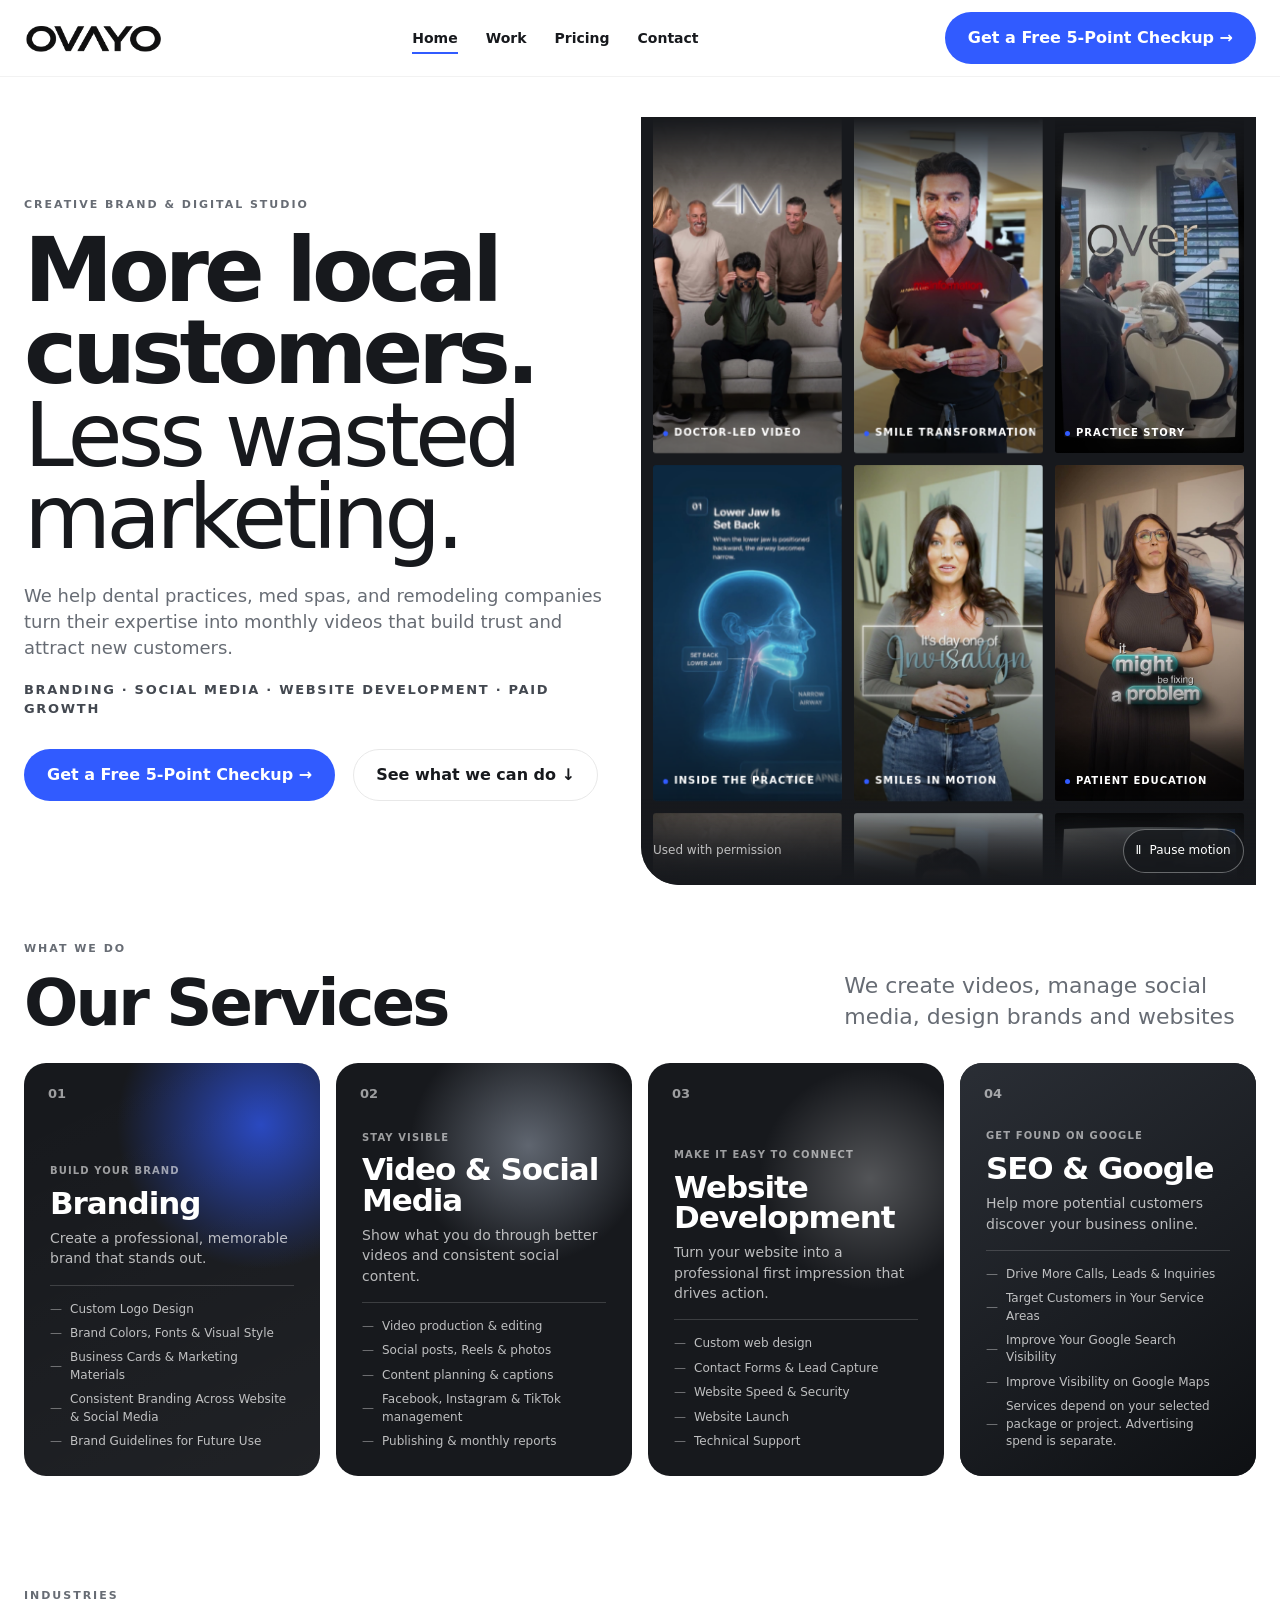
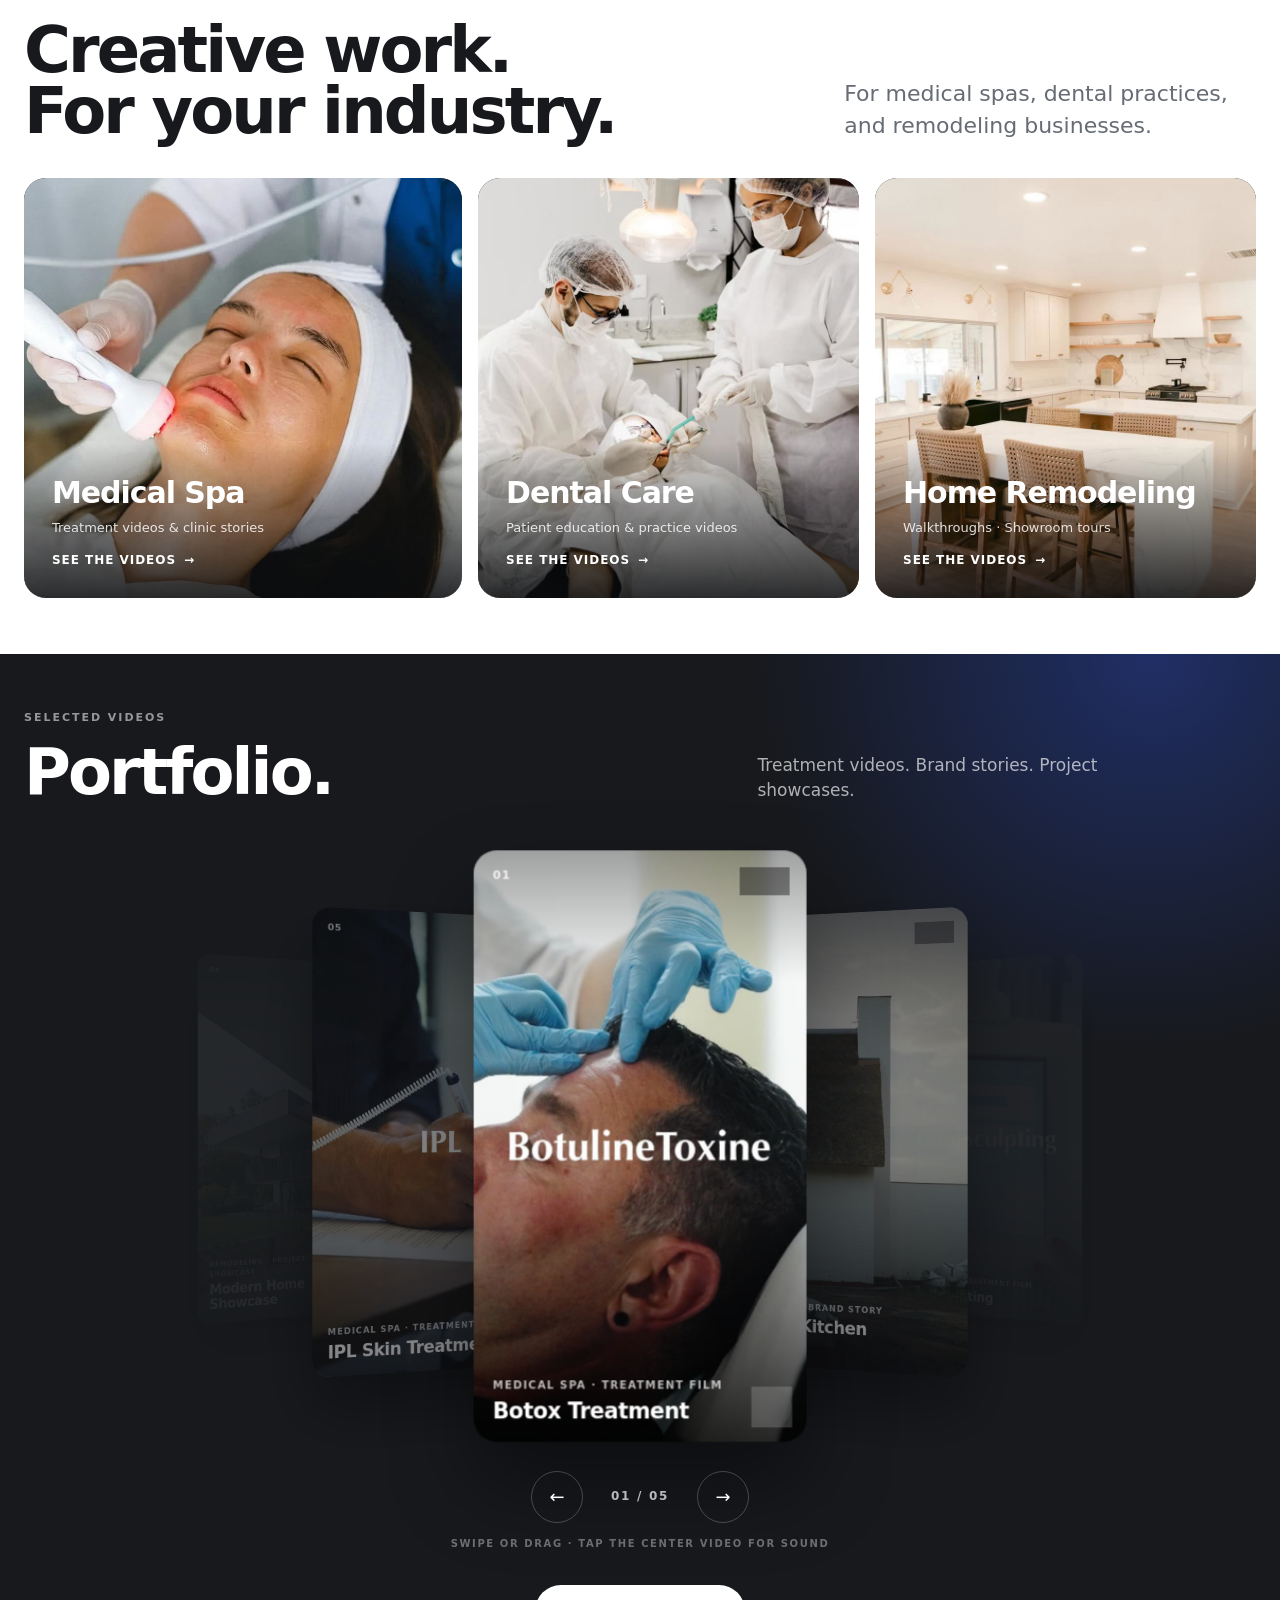
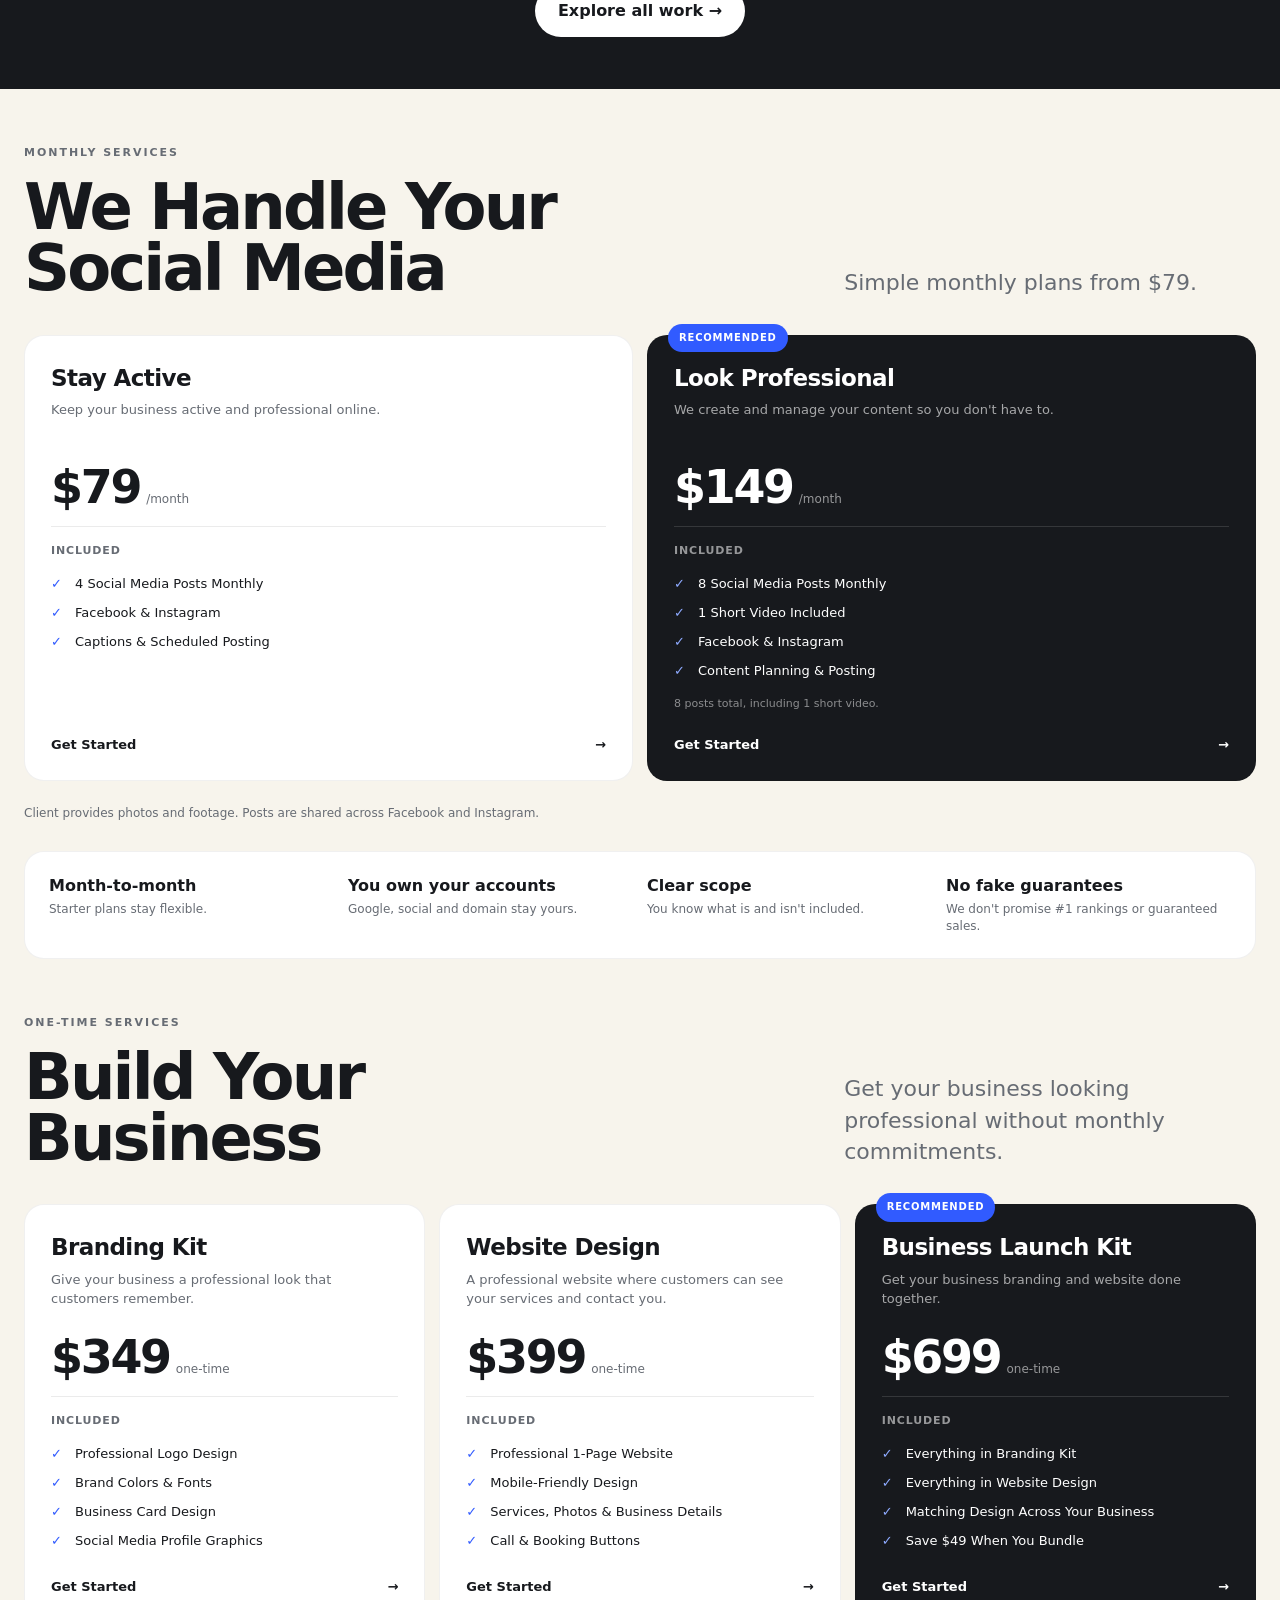
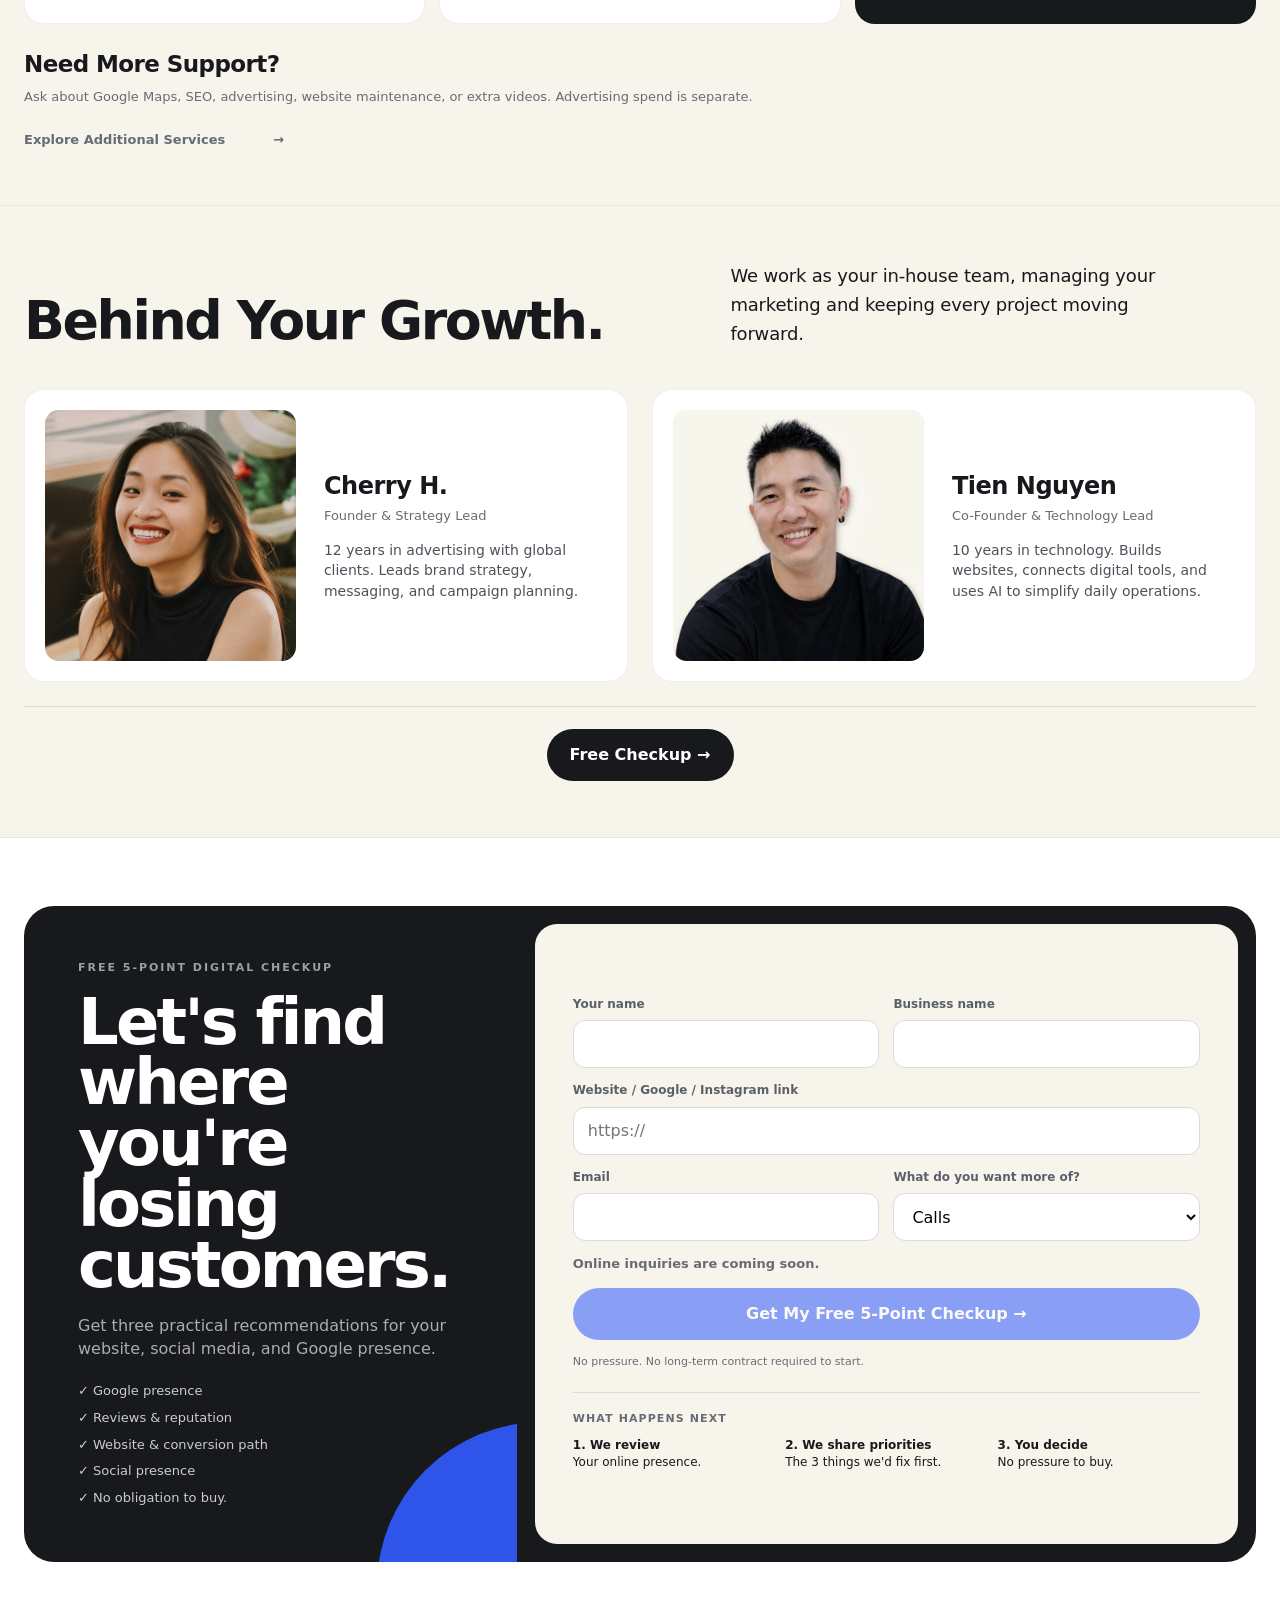
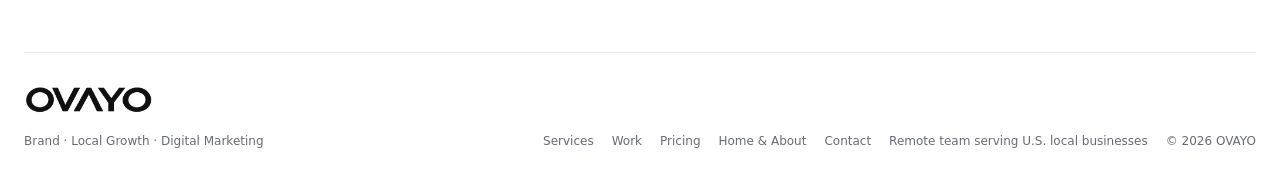
<file: index.html>
<!DOCTYPE html>
<html lang="en">
<head>
  <meta charset="UTF-8" />
  <meta name="viewport" content="width=device-width, initial-scale=1.0" />
  <meta name="description" content="We help dental practices, med spas, and remodeling companies bring their expertise to life through video and social content — supported by branding, websites, and digital marketing that work together." />
  <title>Video Production · Social Content · Branding · Websites</title>
  <link rel="canonical" href="https://ovayostudio.com/" />
  <link rel="stylesheet" href="assets/css/site.css?v=20261124f" />
  <link rel="stylesheet" href="assets/css/medspa-reel.css?v=portfolio-publish-20261125b" />
  <script src="assets/js/site.js?v=single-page-20261124" defer></script>
  <script src="assets/js/contact.js" defer></script>
  <script src="assets/js/medspa-reel.js?v=portfolio-publish-20261125b" defer></script>
  <link rel="stylesheet" href="assets/css/hero-reels.css?v=six-20261125" />
  <script src="assets/js/hero-reels.js?v=six-20261125" defer></script>
  <link rel="stylesheet" href="assets/css/home-work.css?v=industry-photos-20261125b" />
</head>
<body data-page="home">
  <header class="site-header">
    <div class="container nav">
      <a href="#top" class="brand" aria-label="OVAYO home">
        <img src="assets/brand/ovayo-wordmark.png" alt="OVAYO" />
      </a>

      <nav id="navLinks" class="nav-links">
        <a href="#top" aria-current="page">Home</a>
        <a href="work.html">Work</a>
        <a href="#pricing">Pricing</a>
        <a href="#checkup">Contact</a>
      </nav>

      <a class="btn btn-primary" href="#checkup">Get a Free 5-Point Checkup →</a>

      <button class="menu-btn" id="menuBtn" aria-label="Open menu" aria-expanded="false">
        <span style="font-size:24px;">☰</span>
      </button>
    </div>
  </header>

  <main id="top">
    <section class="hero">
      <div class="container hero-grid">
        <div class="hero-copy">
          <div class="eyebrow">Creative Brand & Digital Studio</div>
          <h1 class="display">
            More local customers.<br>
            <span>Less wasted marketing.</span>
          </h1>

          <p class="hero-sub">
We help dental practices, med spas, and remodeling companies turn their expertise into monthly videos that build trust and attract new customers.
          </p>

          <div class="service-line">Branding · Social Media · Website Development · Paid Growth</div>

          <div class="hero-actions">
            <a class="btn btn-primary" href="#checkup">Get a Free 5-Point Checkup →</a>
            <a class="btn btn-ghost" href="#work">See what we can do ↓</a>
          </div>
        </div>

        <div class="hero-visual hero-reels" data-hero-reels aria-label="Six video reel previews">
          <div class="hero-reels__wall">
            <div class="hero-reels__column" style="--reel-duration:44s">
              <div class="hero-reels__track">
                <div class="hero-reels__set">
                  <button class="hero-reel" type="button" data-reel-src="assets/reels/preview/4m-implants-2.mp4" data-reel-title="Doctor-led video" aria-label="Watch doctor-led video" aria-haspopup="dialog">
                    <video class="hero-reel__video" data-src="assets/reels/preview/4m-implants-2.mp4" poster="assets/reels/posters/4m-implants-2.jpg" width="540" height="960" muted loop playsinline preload="none" aria-hidden="true" tabindex="-1"></video>
                    <span class="hero-reel__shade" aria-hidden="true"></span>
                    <span class="hero-reel__play" aria-hidden="true">▶</span>
                    <span class="hero-reel__label" aria-hidden="true"><i></i>Doctor-led video</span>
                  </button>
                  <button class="hero-reel" type="button" data-reel-src="assets/reels/preview/av-surgery-1.mp4" data-reel-title="Inside the practice" aria-label="Watch inside the practice" aria-haspopup="dialog">
                    <video class="hero-reel__video" data-src="assets/reels/preview/av-surgery-1.mp4" poster="assets/reels/posters/av-surgery-1.jpg" width="540" height="960" muted loop playsinline preload="none" aria-hidden="true" tabindex="-1"></video>
                    <span class="hero-reel__shade" aria-hidden="true"></span>
                    <span class="hero-reel__play" aria-hidden="true">▶</span>
                    <span class="hero-reel__label" aria-hidden="true"><i></i>Inside the practice</span>
                  </button>
                </div>
                <div class="hero-reels__set" aria-hidden="true">
                  <button class="hero-reel" type="button" data-reel-src="assets/reels/preview/4m-implants-2.mp4" data-reel-title="Doctor-led video" aria-label="Watch doctor-led video" aria-haspopup="dialog" tabindex="-1">
                    <video class="hero-reel__video" data-src="assets/reels/preview/4m-implants-2.mp4" poster="assets/reels/posters/4m-implants-2.jpg" width="540" height="960" muted loop playsinline preload="none" aria-hidden="true" tabindex="-1"></video>
                    <span class="hero-reel__shade" aria-hidden="true"></span>
                    <span class="hero-reel__play" aria-hidden="true">▶</span>
                    <span class="hero-reel__label" aria-hidden="true"><i></i>Doctor-led video</span>
                  </button>
                  <button class="hero-reel" type="button" data-reel-src="assets/reels/preview/av-surgery-1.mp4" data-reel-title="Inside the practice" aria-label="Watch inside the practice" aria-haspopup="dialog" tabindex="-1">
                    <video class="hero-reel__video" data-src="assets/reels/preview/av-surgery-1.mp4" poster="assets/reels/posters/av-surgery-1.jpg" width="540" height="960" muted loop playsinline preload="none" aria-hidden="true" tabindex="-1"></video>
                    <span class="hero-reel__shade" aria-hidden="true"></span>
                    <span class="hero-reel__play" aria-hidden="true">▶</span>
                    <span class="hero-reel__label" aria-hidden="true"><i></i>Inside the practice</span>
                  </button>
                </div>
              </div>
            </div>
            <div class="hero-reels__column" style="--reel-duration:40s">
              <div class="hero-reels__track">
                <div class="hero-reels__set">
                  <button class="hero-reel" type="button" data-reel-src="assets/reels/preview/soft-touch-2.mp4" data-reel-title="Smile transformation" aria-label="Watch smile transformation" aria-haspopup="dialog">
                    <video class="hero-reel__video" data-src="assets/reels/preview/soft-touch-2.mp4" poster="assets/reels/posters/soft-touch-2.jpg" width="540" height="960" muted loop playsinline preload="none" aria-hidden="true" tabindex="-1"></video>
                    <span class="hero-reel__shade" aria-hidden="true"></span>
                    <span class="hero-reel__play" aria-hidden="true">▶</span>
                    <span class="hero-reel__label" aria-hidden="true"><i></i>Smile transformation</span>
                  </button>
                  <button class="hero-reel" type="button" data-reel-src="assets/reels/preview/snow-ortho-1.mp4" data-reel-title="Smiles in motion" aria-label="Watch smiles in motion" aria-haspopup="dialog">
                    <video class="hero-reel__video" data-src="assets/reels/preview/snow-ortho-1.mp4" poster="assets/reels/posters/snow-ortho-1.jpg" width="540" height="960" muted loop playsinline preload="none" aria-hidden="true" tabindex="-1"></video>
                    <span class="hero-reel__shade" aria-hidden="true"></span>
                    <span class="hero-reel__play" aria-hidden="true">▶</span>
                    <span class="hero-reel__label" aria-hidden="true"><i></i>Smiles in motion</span>
                  </button>
                </div>
                <div class="hero-reels__set" aria-hidden="true">
                  <button class="hero-reel" type="button" data-reel-src="assets/reels/preview/soft-touch-2.mp4" data-reel-title="Smile transformation" aria-label="Watch smile transformation" aria-haspopup="dialog" tabindex="-1">
                    <video class="hero-reel__video" data-src="assets/reels/preview/soft-touch-2.mp4" poster="assets/reels/posters/soft-touch-2.jpg" width="540" height="960" muted loop playsinline preload="none" aria-hidden="true" tabindex="-1"></video>
                    <span class="hero-reel__shade" aria-hidden="true"></span>
                    <span class="hero-reel__play" aria-hidden="true">▶</span>
                    <span class="hero-reel__label" aria-hidden="true"><i></i>Smile transformation</span>
                  </button>
                  <button class="hero-reel" type="button" data-reel-src="assets/reels/preview/snow-ortho-1.mp4" data-reel-title="Smiles in motion" aria-label="Watch smiles in motion" aria-haspopup="dialog" tabindex="-1">
                    <video class="hero-reel__video" data-src="assets/reels/preview/snow-ortho-1.mp4" poster="assets/reels/posters/snow-ortho-1.jpg" width="540" height="960" muted loop playsinline preload="none" aria-hidden="true" tabindex="-1"></video>
                    <span class="hero-reel__shade" aria-hidden="true"></span>
                    <span class="hero-reel__play" aria-hidden="true">▶</span>
                    <span class="hero-reel__label" aria-hidden="true"><i></i>Smiles in motion</span>
                  </button>
                </div>
              </div>
            </div>
            <div class="hero-reels__column" style="--reel-duration:46s">
              <div class="hero-reels__track">
                <div class="hero-reels__set">
                  <button class="hero-reel" type="button" data-reel-src="assets/reels/preview/soft-touch-1.mp4" data-reel-title="Practice story" aria-label="Watch practice story" aria-haspopup="dialog">
                    <video class="hero-reel__video" data-src="assets/reels/preview/soft-touch-1.mp4" poster="assets/reels/posters/soft-touch-1.jpg" width="540" height="960" muted loop playsinline preload="none" aria-hidden="true" tabindex="-1"></video>
                    <span class="hero-reel__shade" aria-hidden="true"></span>
                    <span class="hero-reel__play" aria-hidden="true">▶</span>
                    <span class="hero-reel__label" aria-hidden="true"><i></i>Practice story</span>
                  </button>
                  <button class="hero-reel" type="button" data-reel-src="assets/reels/preview/snow-ortho-2.mp4" data-reel-title="Patient education" aria-label="Watch patient education" aria-haspopup="dialog">
                    <video class="hero-reel__video" data-src="assets/reels/preview/snow-ortho-2.mp4" poster="assets/reels/posters/snow-ortho-2.jpg" width="540" height="960" muted loop playsinline preload="none" aria-hidden="true" tabindex="-1"></video>
                    <span class="hero-reel__shade" aria-hidden="true"></span>
                    <span class="hero-reel__play" aria-hidden="true">▶</span>
                    <span class="hero-reel__label" aria-hidden="true"><i></i>Patient education</span>
                  </button>
                </div>
                <div class="hero-reels__set" aria-hidden="true">
                  <button class="hero-reel" type="button" data-reel-src="assets/reels/preview/soft-touch-1.mp4" data-reel-title="Practice story" aria-label="Watch practice story" aria-haspopup="dialog" tabindex="-1">
                    <video class="hero-reel__video" data-src="assets/reels/preview/soft-touch-1.mp4" poster="assets/reels/posters/soft-touch-1.jpg" width="540" height="960" muted loop playsinline preload="none" aria-hidden="true" tabindex="-1"></video>
                    <span class="hero-reel__shade" aria-hidden="true"></span>
                    <span class="hero-reel__play" aria-hidden="true">▶</span>
                    <span class="hero-reel__label" aria-hidden="true"><i></i>Practice story</span>
                  </button>
                  <button class="hero-reel" type="button" data-reel-src="assets/reels/preview/snow-ortho-2.mp4" data-reel-title="Patient education" aria-label="Watch patient education" aria-haspopup="dialog" tabindex="-1">
                    <video class="hero-reel__video" data-src="assets/reels/preview/snow-ortho-2.mp4" poster="assets/reels/posters/snow-ortho-2.jpg" width="540" height="960" muted loop playsinline preload="none" aria-hidden="true" tabindex="-1"></video>
                    <span class="hero-reel__shade" aria-hidden="true"></span>
                    <span class="hero-reel__play" aria-hidden="true">▶</span>
                    <span class="hero-reel__label" aria-hidden="true"><i></i>Patient education</span>
                  </button>
                </div>
              </div>
            </div>
          </div>
          <div class="hero-reels__controls">
            <span class="hero-reels__credit">Used with permission</span>
            <button class="hero-reels__toggle" type="button" data-reels-toggle aria-pressed="false"><span data-reels-icon aria-hidden="true">Ⅱ</span><span data-reels-toggle-label>Pause motion</span></button>
          </div>
        </div>
      </div>
    </section>


    <section class="section" id="services">
      <div class="container">
        <div class="section-head">
          <div>
            <div class="eyebrow">What we do</div>
            <h2 class="h2">Our Services</h2>
          </div>
          <p class="lead">
            We create videos, manage social media, design brands and websites
          </p>
        </div>

        <div class="services-grid">
          <article class="service-card">
            <span class="service-number">01</span>
            <div class="service-content">
              <div class="service-kicker">BUILD YOUR BRAND</div>
              <h3>Branding</h3>
              <p>Create a professional, memorable brand that stands out.</p>
              <ul class="service-list">
                <li>Custom Logo Design</li>
                <li>Brand Colors, Fonts & Visual Style</li>
                <li>Business Cards & Marketing Materials</li>
                <li>Consistent Branding Across Website & Social Media</li>
                <li>Brand Guidelines for Future Use</li>
              </ul>
            </div>
          </article>

          <article class="service-card">
            <span class="service-number">02</span>
            <div class="service-content">
              <div class="service-kicker">STAY VISIBLE</div>
              <h3>Video & Social Media</h3>
              <p>Show what you do through better videos and consistent social content.</p>
              <ul class="service-list">
                <li>Video production & editing</li>
                <li>Social posts, Reels & photos</li>
                <li>Content planning & captions</li>
                <li>Facebook, Instagram & TikTok management</li>
                <li>Publishing & monthly reports</li>
              </ul>
            </div>
          </article>

          <article class="service-card">
            <span class="service-number">03</span>
            <div class="service-content">
              <div class="service-kicker">MAKE IT EASY TO CONNECT</div>
              <h3>Website Development</h3>
              <p>Turn your website into a professional first impression that drives action.</p>
              <ul class="service-list">
                <li>Custom web design</li>
                <li>Contact Forms &amp; Lead Capture</li>
                <li>Website Speed &amp; Security</li>
                <li>Website Launch</li>
                <li>Technical Support</li>
              </ul>
            </div>
          </article>

          <article class="service-card">
            <span class="service-number">04</span>
            <div class="service-content">
              <div class="service-kicker">GET FOUND ON GOOGLE</div>
              <h3>SEO &amp; Google</h3>
              <p>Help more potential customers discover your business online.</p>
              <ul class="service-list">
                <li>Drive More Calls, Leads & Inquiries</li>
                <li>Target Customers in Your Service Areas</li>
                <li>Improve Your Google Search Visibility</li>
                <li>Improve Visibility on Google Maps</li>
                <li>Services depend on your selected package or project. Advertising spend is separate.</li>
              </ul>
            </div>
          </article>
        </div>
      </div>
    </section>

    <section class="section" id="work">
      <div class="container">
        <div class="section-head">
          <div>
            <div class="eyebrow">Industries</div>
            <h2 class="h2">Creative work.<br>For your industry.</h2>
          </div>
          <p class="lead">For medical spas, dental practices, and remodeling businesses.</p>
        </div>
        <div class="work-grid">
          <article class="work-card work-card--photo">
            <div class="work-art"><img src="assets/industries/medical-spa.jpg" alt="Light therapy facial treatment at a medical spa" width="1000" height="838" loading="lazy" decoding="async" style="object-position:42% center" /></div>
            <div class="work-overlay">
              <div class="work-title">Medical Spa</div>
              <div class="work-meta">	Treatment videos & clinic stories</div>
              <div class="work-cta">See the videos <span aria-hidden="true">→</span></div>
            </div>
            <a class="work-card-link" href="work.html#medical-spa" aria-label="See the Medical Spa video work"></a>
          </article>
          <article class="work-card work-card--photo">
            <div class="work-art"><img src="assets/industries/dental-care.jpg" alt="Dentist and assistant treating a patient" width="800" height="1199" loading="lazy" decoding="async" style="object-position:center 35%" /></div>
            <div class="work-overlay">
              <div class="work-title">Dental Care</div>
              <div class="work-meta">	Patient education & practice videos</div>
              <div class="work-cta">See the videos <span aria-hidden="true">→</span></div>
            </div>
            <a class="work-card-link" href="work.html#dental-care" aria-label="See the Dental Care videos"></a>
          </article>
          <article class="work-card work-card--photo">
            <div class="work-art"><img src="assets/industries/home-remodeling.jpg" alt="Bright remodeled kitchen with marble island" width="800" height="1199" loading="lazy" decoding="async" style="object-position:center 55%" /></div>
            <div class="work-overlay">
              <div class="work-title">Home Remodeling</div>
              <div class="work-meta">Walkthroughs · Showroom tours</div>
              <div class="work-cta">See the videos <span aria-hidden="true">→</span></div>
            </div>
            <a class="work-card-link" href="work.html#remodeling" aria-label="See the Home Remodeling videos"></a>
          </article>
        </div>
      </div>
    </section>

    <section class="reel" id="portfolio" aria-labelledby="portfolio-heading">
      <div class="container">
        <div class="reel-head">
          <div>
            <div class="eyebrow">Selected videos</div>
            <h2 class="h2" id="portfolio-heading">Portfolio.</h2>
          </div>
          <p>Treatment videos. Brand stories. Project showcases.</p>
        </div>
        <div class="carousel3d" tabindex="0" role="region" aria-roledescription="carousel" aria-label="Selected portfolio videos">
          <div class="c3d-stage">
            <article class="c3d-card" aria-roledescription="slide" aria-label="1 of 5: Botox Treatment">
              <video muted loop playsinline preload="none" poster="assets/video/medspa/botox.jpg" data-src="assets/video/medspa/botox.mp4"></video>
              <span class="c3d-num">01</span>
              <span class="c3d-time">0:16</span>
              <div class="c3d-meta">
                <div class="c3d-kicker">Medical Spa · Treatment film</div>
                <div class="c3d-title">Botox Treatment</div>
              </div>
              <button class="c3d-sound" type="button" aria-label="Turn sound on" tabindex="-1">🔇</button>
              <span class="c3d-shade" aria-hidden="true"></span>
            </article>
            <article class="c3d-card" aria-roledescription="slide" aria-label="2 of 5: Custom Kitchen Build">
              <video muted loop playsinline preload="none" poster="assets/video/remodeling/bouw-id-story.jpg" data-src="assets/video/remodeling/bouw-id-story.mp4"></video>
              <span class="c3d-num">02</span>
              <span class="c3d-time">0:31</span>
              <div class="c3d-meta">
                <div class="c3d-kicker">Remodeling · Brand story</div>
                <div class="c3d-title">Custom Kitchen Build</div>
              </div>
              <button class="c3d-sound" type="button" aria-label="Turn sound on" tabindex="-1">🔇</button>
              <span class="c3d-shade" aria-hidden="true"></span>
            </article>
            <article class="c3d-card" aria-roledescription="slide" aria-label="3 of 5: CoolSculpting">
              <video muted loop playsinline preload="none" poster="assets/video/medspa/coolsculpting.jpg" data-src="assets/video/medspa/coolsculpting.mp4"></video>
              <span class="c3d-num">03</span>
              <span class="c3d-time">0:16</span>
              <div class="c3d-meta">
                <div class="c3d-kicker">Medical Spa · Treatment film</div>
                <div class="c3d-title">CoolSculpting</div>
              </div>
              <button class="c3d-sound" type="button" aria-label="Turn sound on" tabindex="-1">🔇</button>
              <span class="c3d-shade" aria-hidden="true"></span>
            </article>
            <article class="c3d-card" data-noaudio aria-roledescription="slide" aria-label="4 of 5: Modern Home Showcase">
              <video muted loop playsinline preload="none" poster="assets/video/remodeling/modern-home-showcase.jpg" data-src="assets/video/remodeling/modern-home-showcase.mp4"></video>
              <span class="c3d-num">04</span>
              <span class="c3d-time">0:12</span>
              <div class="c3d-meta">
                <div class="c3d-kicker">Remodeling · Project showcase</div>
                <div class="c3d-title">Modern Home Showcase</div>
              </div>
              <span class="c3d-shade" aria-hidden="true"></span>
            </article>
            <article class="c3d-card" aria-roledescription="slide" aria-label="5 of 5: IPL Skin Treatment">
              <video muted loop playsinline preload="none" poster="assets/video/medspa/ipl.jpg" data-src="assets/video/medspa/ipl.mp4"></video>
              <span class="c3d-num">05</span>
              <span class="c3d-time">0:19</span>
              <div class="c3d-meta">
                <div class="c3d-kicker">Medical Spa · Treatment film</div>
                <div class="c3d-title">IPL Skin Treatment</div>
              </div>
              <button class="c3d-sound" type="button" aria-label="Turn sound on" tabindex="-1">🔇</button>
              <span class="c3d-shade" aria-hidden="true"></span>
            </article>
          </div>
          <div class="c3d-controls">
            <button class="c3d-btn c3d-prev" type="button" aria-label="Previous video">←</button>
            <span class="c3d-count" aria-live="polite">01 / 05</span>
            <button class="c3d-btn c3d-next" type="button" aria-label="Next video">→</button>
          </div>
          <div class="c3d-hint">Swipe or drag · Tap the center video for sound</div>
        </div>
        <div class="reel-foot">
          <a class="btn btn-light" href="work.html">Explore all work →</a>
        </div>
      </div>
    </section>

    <section class="section pricing" id="pricing" aria-labelledby="pricing-heading">
      <div class="container">
        <div class="section-head">
          <div>
            <div class="eyebrow">Monthly services</div>
            <h2 class="h2" id="pricing-heading">We Handle Your<br>Social Media</h2>
          </div>
          <p class="lead">Simple monthly plans from $79.</p>
        </div>
        <div class="pricing-grid pricing-grid--social">
          <article class="price-card">

            <div class="package-name">Stay Active</div>
            <div class="package-outcome">Keep your business active and professional online.</div>
            <div class="price"><strong>$79</strong><small>/month</small></div>
            <div class="best-for">Included</div>
            <ul class="package-list">
              <li>4 Social Media Posts Monthly</li>
              <li>Facebook &amp; Instagram</li>
              <li>Captions &amp; Scheduled Posting</li>
            </ul>

            <a class="package-link" href="#checkup">Get Started <span aria-hidden="true">→</span></a>
          </article>
          <article class="price-card featured">
            <span class="badge">RECOMMENDED</span>
            <div class="package-name">Look Professional</div>
            <div class="package-outcome">We create and manage your content so you don&#x27;t have to.</div>
            <div class="price"><strong>$149</strong><small>/month</small></div>
            <div class="best-for">Included</div>
            <ul class="package-list">
              <li>8 Social Media Posts Monthly</li>
              <li>1 Short Video Included</li>
              <li>Facebook &amp; Instagram</li>
              <li>Content Planning &amp; Posting</li>
            </ul>
            <p class="package-note">8 posts total, including 1 short video.</p>
            <a class="package-link" href="#checkup">Get Started <span aria-hidden="true">→</span></a>
          </article>
        </div>
        <p class="pricing-footnote">Client provides photos and footage. Posts are shared across Facebook and Instagram.</p>
        <div class="trust-strip">
          <div><strong>Month-to-month</strong><span>Starter plans stay flexible.</span></div>
          <div><strong>You own your accounts</strong><span>Google, social and domain stay yours.</span></div>
          <div><strong>Clear scope</strong><span>You know what is and isn't included.</span></div>
          <div><strong>No fake guarantees</strong><span>We don't promise #1 rankings or guaranteed sales.</span></div>
        </div>
      </div>
    </section>

    <section class="section pricing" id="one-time-pricing" aria-labelledby="one-time-pricing-heading">
      <div class="container">
        <div class="section-head">
          <div>
            <div class="eyebrow">One-time services</div>
            <h2 class="h2" id="one-time-pricing-heading">Build Your<br>Business</h2>
          </div>
          <p class="lead">Get your business looking professional without monthly commitments.</p>
        </div>
        <div class="pricing-grid pricing-grid--projects">
          <article class="price-card">

            <div class="package-name">Branding Kit</div>
            <div class="package-outcome">Give your business a professional look that customers remember.</div>
            <div class="price"><strong>$349</strong><small>one-time</small></div>
            <div class="best-for">Included</div>
            <ul class="package-list">
              <li>Professional Logo Design</li>
              <li>Brand Colors &amp; Fonts</li>
              <li>Business Card Design</li>
              <li>Social Media Profile Graphics</li>
            </ul>

            <a class="package-link" href="#checkup">Get Started <span aria-hidden="true">→</span></a>
          </article>
          <article class="price-card">

            <div class="package-name">Website Design</div>
            <div class="package-outcome">A professional website where customers can see your services and contact you.</div>
            <div class="price"><strong>$399</strong><small>one-time</small></div>
            <div class="best-for">Included</div>
            <ul class="package-list">
              <li>Professional 1-Page Website</li>
              <li>Mobile-Friendly Design</li>
              <li>Services, Photos &amp; Business Details</li>
              <li>Call &amp; Booking Buttons</li>
            </ul>

            <a class="package-link" href="#checkup">Get Started <span aria-hidden="true">→</span></a>
          </article>
          <article class="price-card featured">
            <span class="badge">RECOMMENDED</span>
            <div class="package-name">Business Launch Kit</div>
            <div class="package-outcome">Get your business branding and website done together.</div>
            <div class="price"><strong>$699</strong><small>one-time</small></div>
            <div class="best-for">Included</div>
            <ul class="package-list">
              <li>Everything in Branding Kit</li>
              <li>Everything in Website Design</li>
              <li>Matching Design Across Your Business</li>
              <li>Save $49 When You Bundle</li>
            </ul>

            <a class="package-link" href="#checkup">Get Started <span aria-hidden="true">→</span></a>
          </article>
        </div>
        <div class="pricing-footnote" id="additional-services">
          <h3 class="package-name">Need More Support?</h3>
          <p class="package-outcome">Ask about Google Maps, SEO, advertising, website maintenance, or extra videos. Advertising spend is separate.</p>
          <a class="package-link" href="#services">Explore Additional Services <span aria-hidden="true">→</span></a>
        </div>
      </div>
    </section>


    <section class="section team-highlight" id="team">
      <div class="container">
        <div class="team-intro">
          <div>
            <h2 class="h2">Behind Your Growth.</h2>
          </div>

          <p class="team-statement">
            We work as your in-house team, managing your marketing and keeping every project moving forward.
          </p>
        </div>

        <div class="team-proof">
          <article class="team-card">
            <div class="team-photo team-photo--portrait">
              <img src="assets/team/cherry-h-original.png" alt="Cherry H., founder and strategy lead of OVAYO" width="1254" height="1254" loading="lazy" decoding="async" />
            </div>
            <div class="team-body">
              <div class="team-name">Cherry H.</div>
              <div class="team-role">Founder &amp; Strategy Lead</div>
              <p class="team-value">12 years in advertising with global clients. Leads brand strategy, messaging, and campaign planning.</p>
            </div>
          </article>

          <article class="team-card">
            <div class="team-photo team-photo--portrait team-photo--tien">
              <img src="assets/team/tien-nguyen-portrait-original.JPG" alt="Tien Nguyen, co-founder and technology lead of OVAYO" width="1216" height="1621" loading="lazy" decoding="async" />
            </div>
            <div class="team-body">
              <div class="team-name">Tien Nguyen</div>
              <div class="team-role">Co-Founder &amp; Technology Lead</div>
              <p class="team-value">10 years in technology. Builds websites, connects digital tools, and uses AI to simplify daily operations.</p>
            </div>
          </article>

        </div>

        <div class="team-direct">
          <a href="#checkup" class="btn btn-dark">Free Checkup →</a>
        </div>
      </div>

    </section>

    <section class="section-tight" id="checkup">
      <div class="checkup">
        <div class="checkup-copy">
          <div class="eyebrow" style="color:rgba(255,255,255,.58);">Free 5-point digital checkup</div>
          <h2 class="h2">Let's find where you're losing customers.</h2>
          <p>
           Get three practical recommendations for your website, social media, and Google presence.
          </p>

          <div style="display:grid;gap:8px;margin-top:22px;font-size:13px;color:rgba(255,255,255,.78);">
            <span>✓ Google presence</span>
            <span>✓ Reviews & reputation</span>
            <span>✓ Website & conversion path</span>
            <span>✓ Social presence</span>
            <span>✓ No obligation to buy.</span>
          </div>
        </div>

        <div class="checkup-form-wrap">
          <form class="lead-form" id="leadForm" data-endpoint="" aria-describedby="formStatus">
            <div class="field">
              <label for="name">Your name</label>
              <input id="name" name="name" autocomplete="name" required />
            </div>

            <div class="field">
              <label for="business">Business name</label>
              <input id="business" name="business" required />
            </div>

            <div class="field full">
              <label for="link">Website / Google / Instagram link</label>
              <input id="link" name="link" type="url" placeholder="https://" required />
            </div>

            <div class="field">
              <label for="email">Email</label>
              <input id="email" name="email" type="email" autocomplete="email" required />
            </div>

            <div class="field">
              <label for="goal">What do you want more of?</label>
              <select id="goal" name="goal">
                <option>Calls</option>
                <option>Bookings</option>
                <option>Walk-ins</option>
                <option>Quote requests</option>
                <option>Not sure</option>
              </select>
            </div>

            <p class="form-status is-notice" id="formStatus" role="status" aria-live="polite">Online inquiries are coming soon.</p>

            <div class="field full">
              <button class="btn btn-primary" type="submit" disabled style="justify-content:center;">
                Get My Free 5-Point Checkup →
              </button>
            </div>

            <p class="form-note">No pressure. No long-term contract required to start.</p>

            <div style="grid-column:1/-1;margin-top:8px;padding-top:18px;border-top:1px solid #D9DBDE;">
              <div style="font-size:11px;font-weight:800;letter-spacing:.1em;text-transform:uppercase;color:#676C74;margin-bottom:10px;">What happens next</div>
              <div style="display:grid;grid-template-columns:repeat(3,1fr);gap:10px;font-size:12px;">
                <div><strong>1. We review</strong><br><span class="muted">Your online presence.</span></div>
                <div><strong>2. We share priorities</strong><br><span class="muted">The 3 things we'd fix first.</span></div>
                <div><strong>3. You decide</strong><br><span class="muted">No pressure to buy.</span></div>
              </div>
            </div>

          </form>
        </div>
      </div>
    </section>
  </main>

  <dialog class="hero-reel-dialog" id="heroReelDialog" aria-labelledby="heroReelTitle">
    <div class="hero-reel-dialog__header">
      <h2 id="heroReelTitle">Video preview</h2>
      <button class="hero-reel-dialog__close" type="button" data-reel-close aria-label="Close video preview">×</button>
    </div>
    <video data-reel-player controls playsinline preload="none"></video>
    <p class="hero-reel-dialog__note">Showcase footage used with permission.</p>
  </dialog>

  <footer>
    <div class="container footer-grid">
      <div>
        <img src="assets/brand/ovayo-wordmark.png" alt="OVAYO" class="footer-brand" />
        <p class="footer-small">Brand · Local Growth · Digital Marketing</p>
      </div>

      <div class="footer-links">
        <a href="#services">Services</a>
        <a href="work.html">Work</a>
        <a href="#pricing">Pricing</a>
        <a href="#team">Home &amp; About</a>
        <a href="#checkup">Contact</a>
        <span>Remote team serving U.S. local businesses</span>
        <span>© 2026 OVAYO</span>
      </div>
    </div>
  </footer>
</body>
</html>
</file>
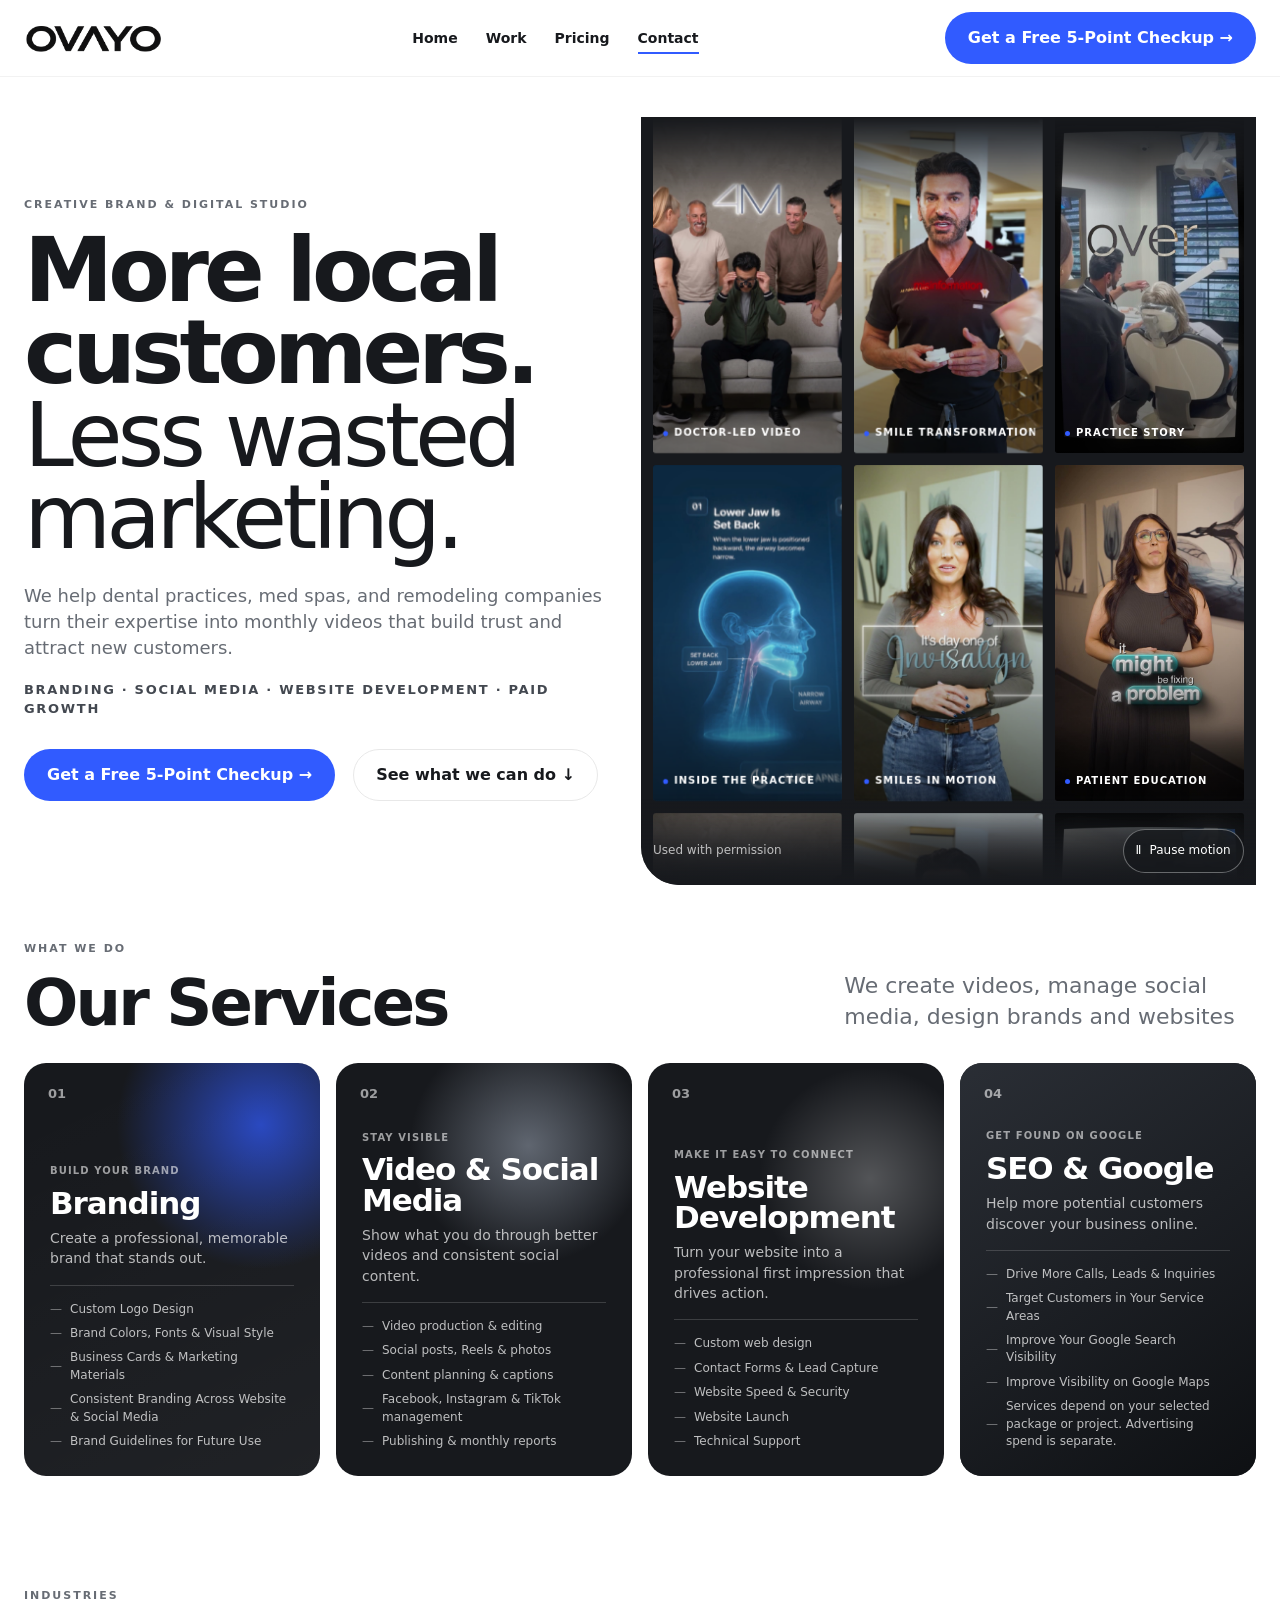
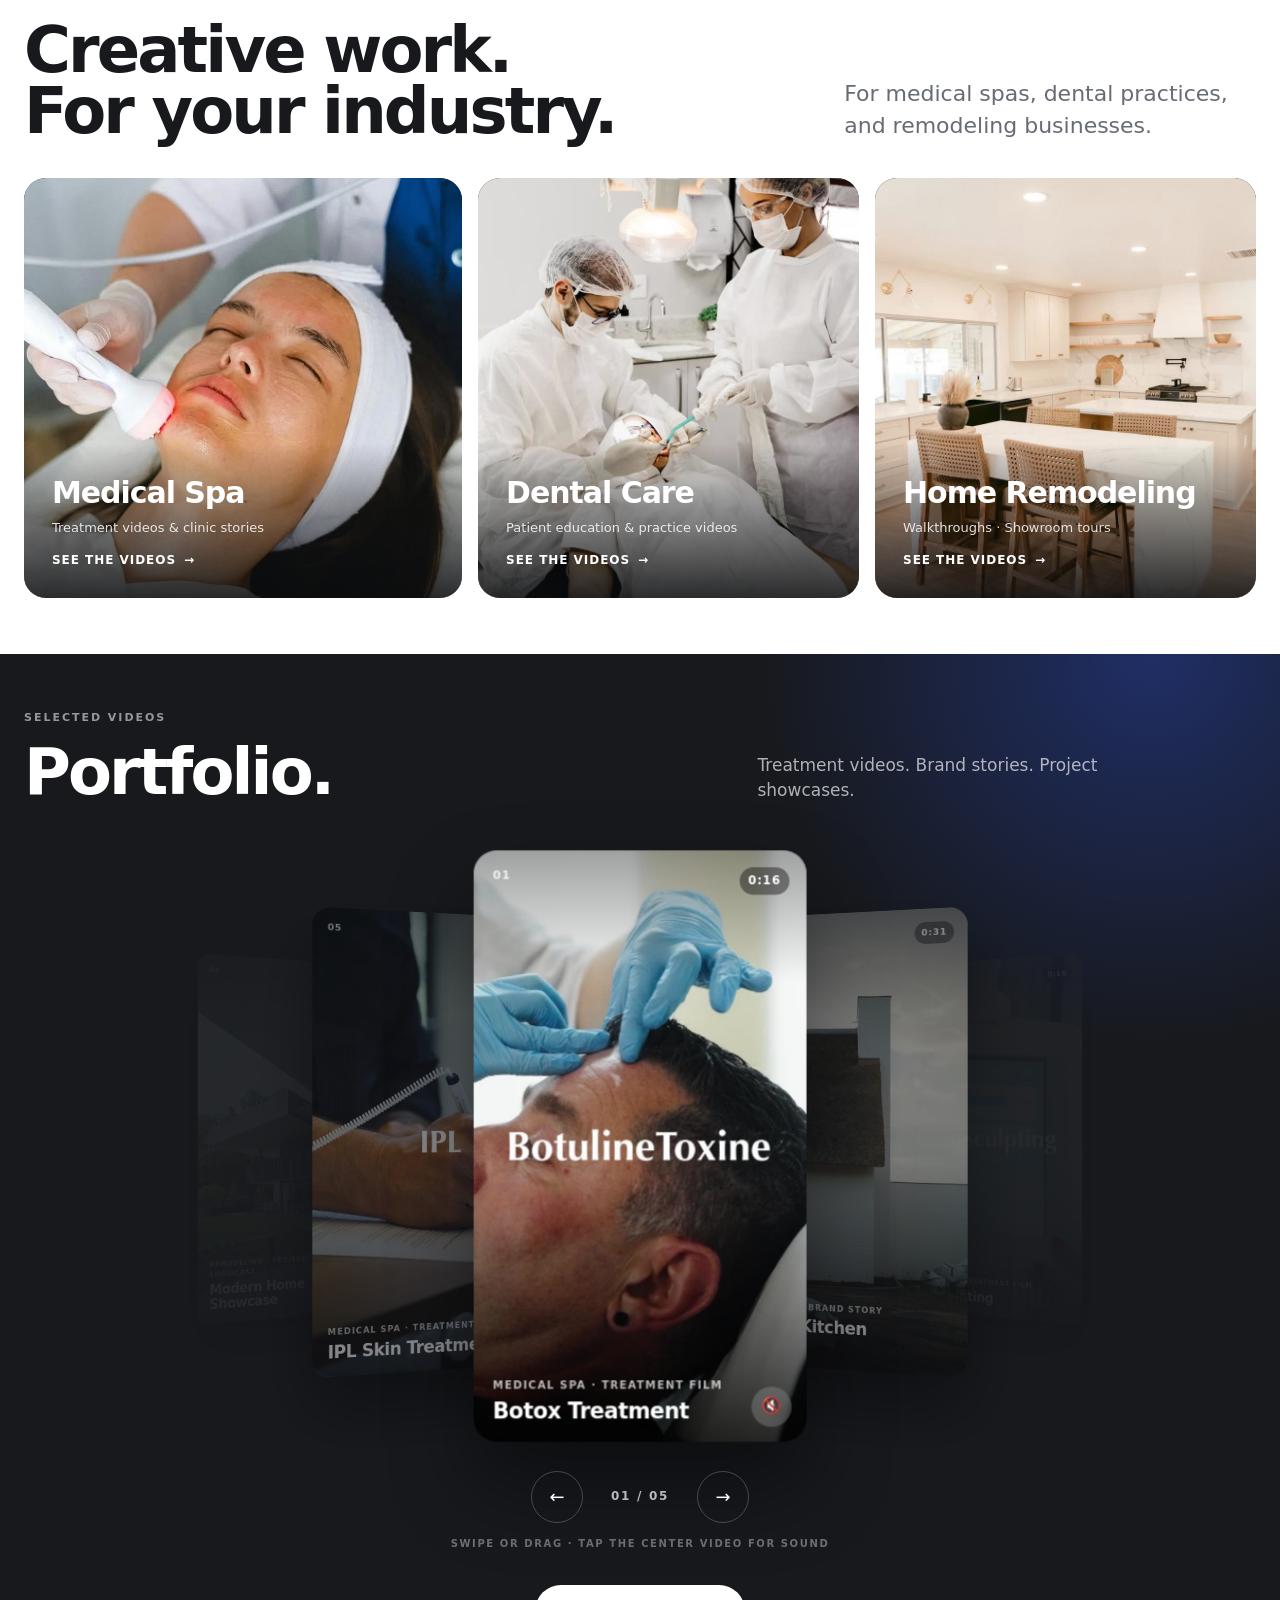
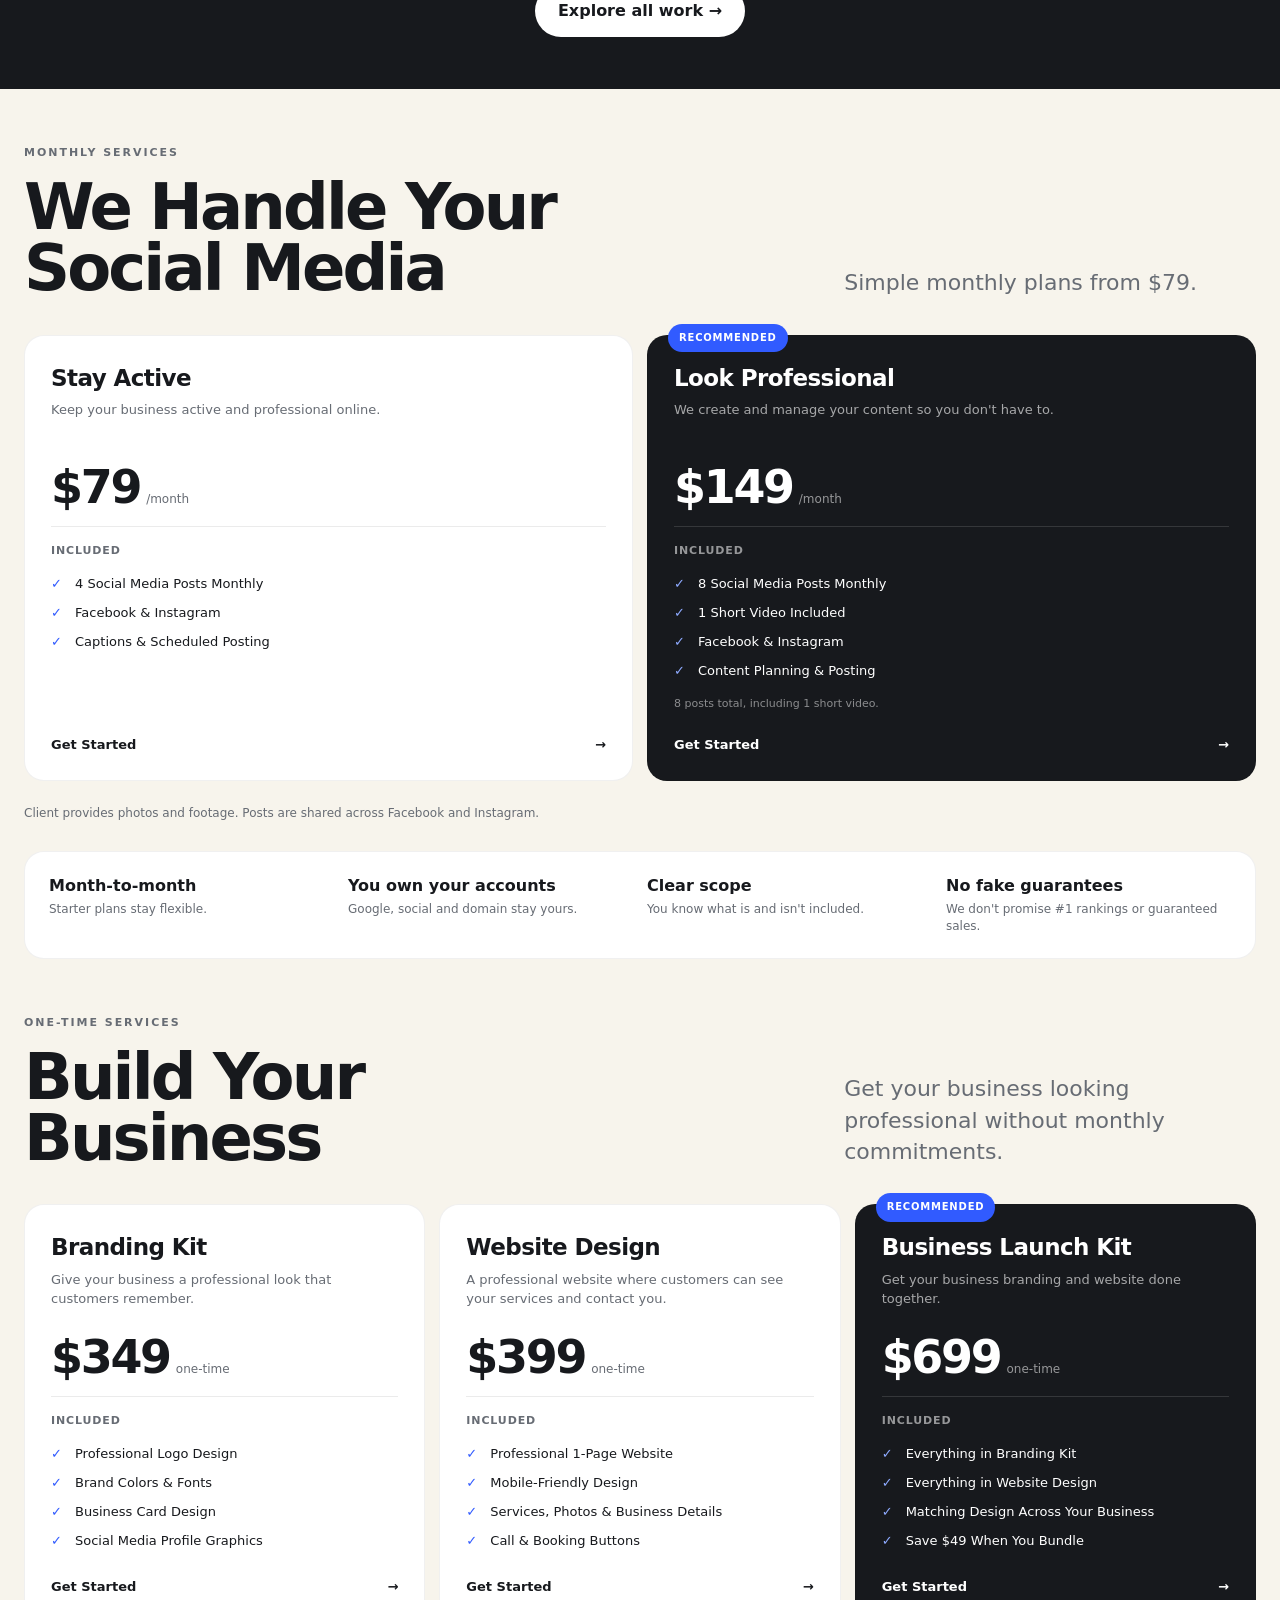
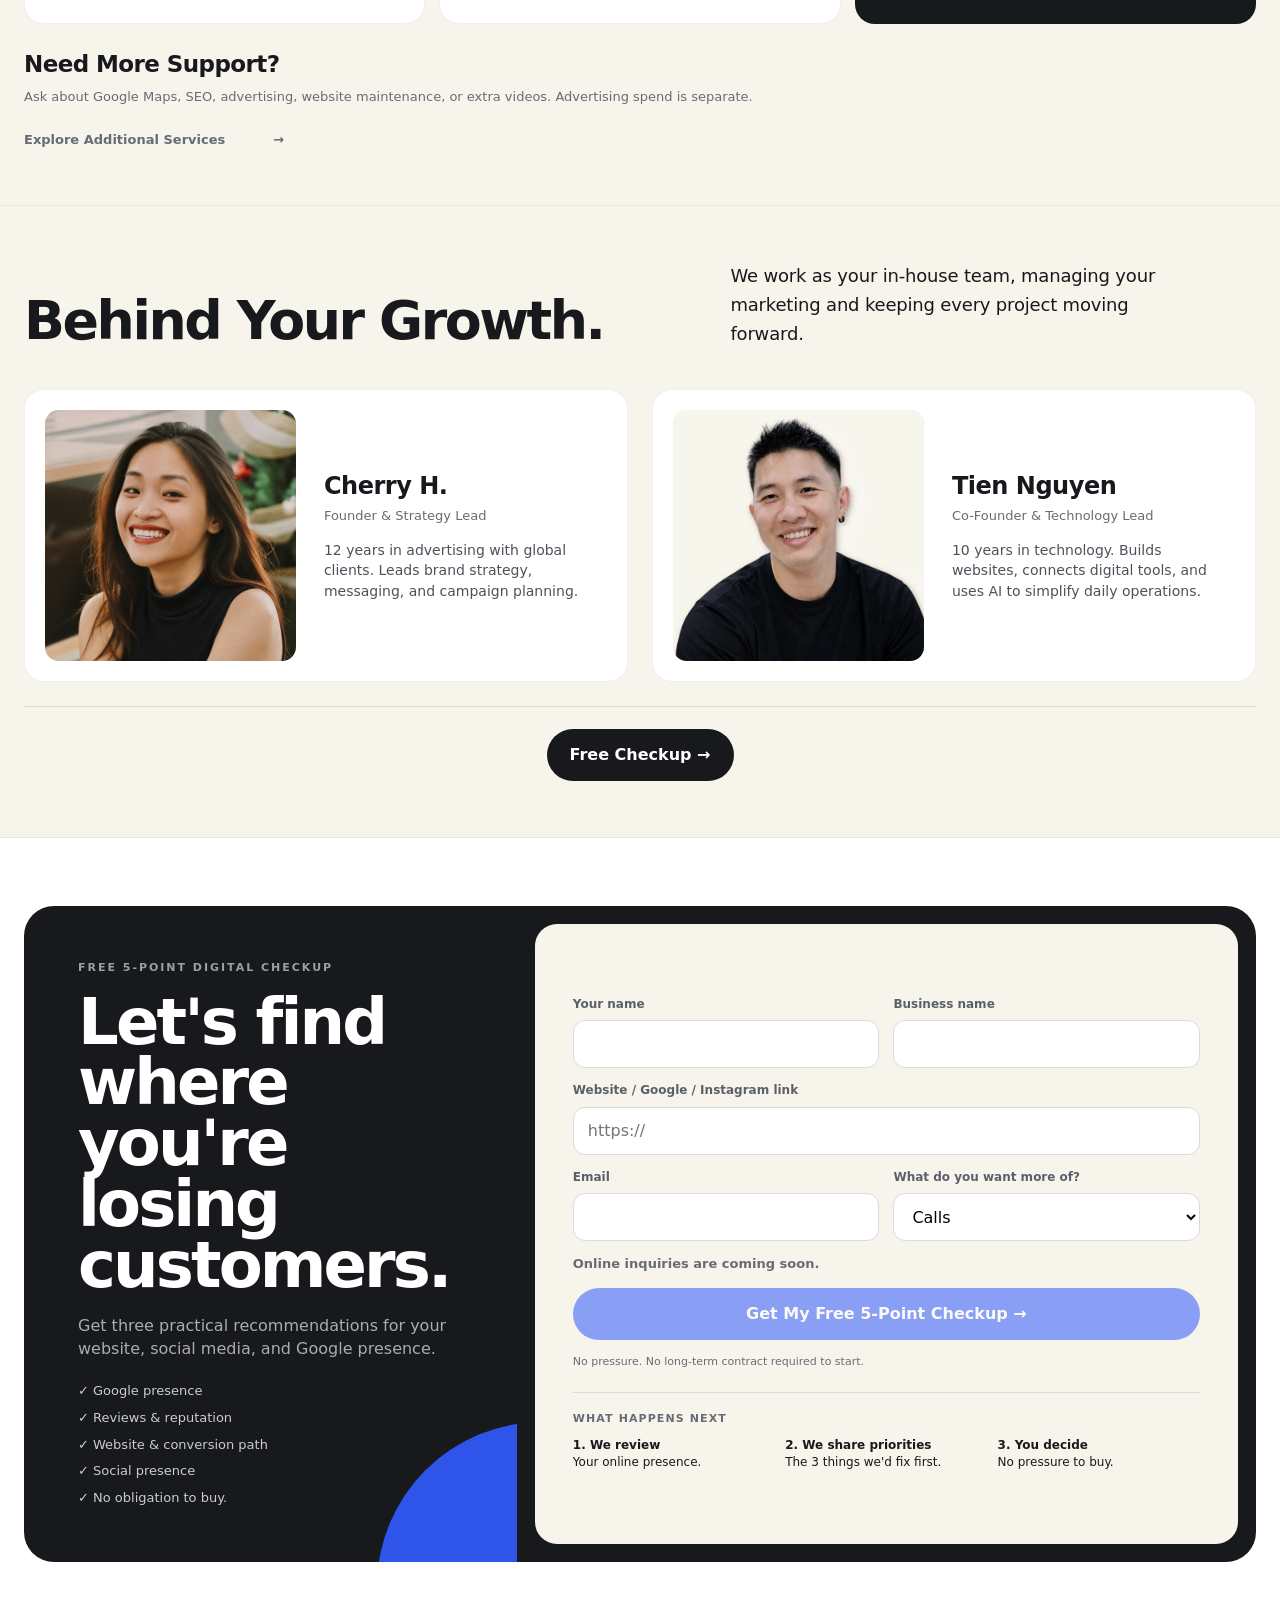
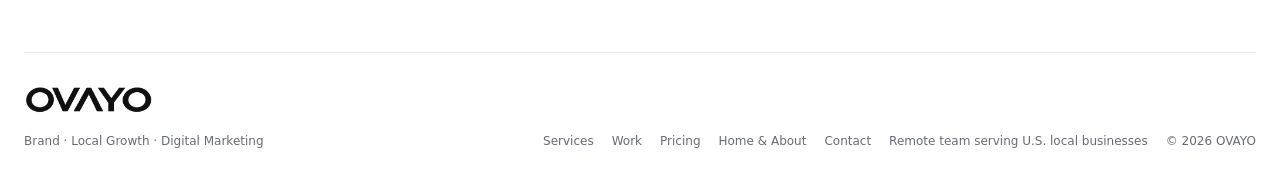
<file: contact.html>
<!DOCTYPE html>
<html lang="en">
<head>
  <meta charset="UTF-8" />
  <meta name="viewport" content="width=device-width, initial-scale=1.0" />
  <noscript><meta http-equiv="refresh" content="0;url=index.html#checkup" /></noscript>
  <title>Contact | OVAYO Studio</title>
  <link rel="canonical" href="https://ovayostudio.com/" />
  <link rel="stylesheet" href="assets/css/site.css" />
  <script src="assets/js/site.js?v=single-page-20261124" defer></script>
</head>
<body data-redirect="index.html" data-default-hash="#checkup">
  <main class="section container">
    <p><a href="index.html#checkup">Continue to Contact</a></p>
  </main>
</body>
</html>
</file>
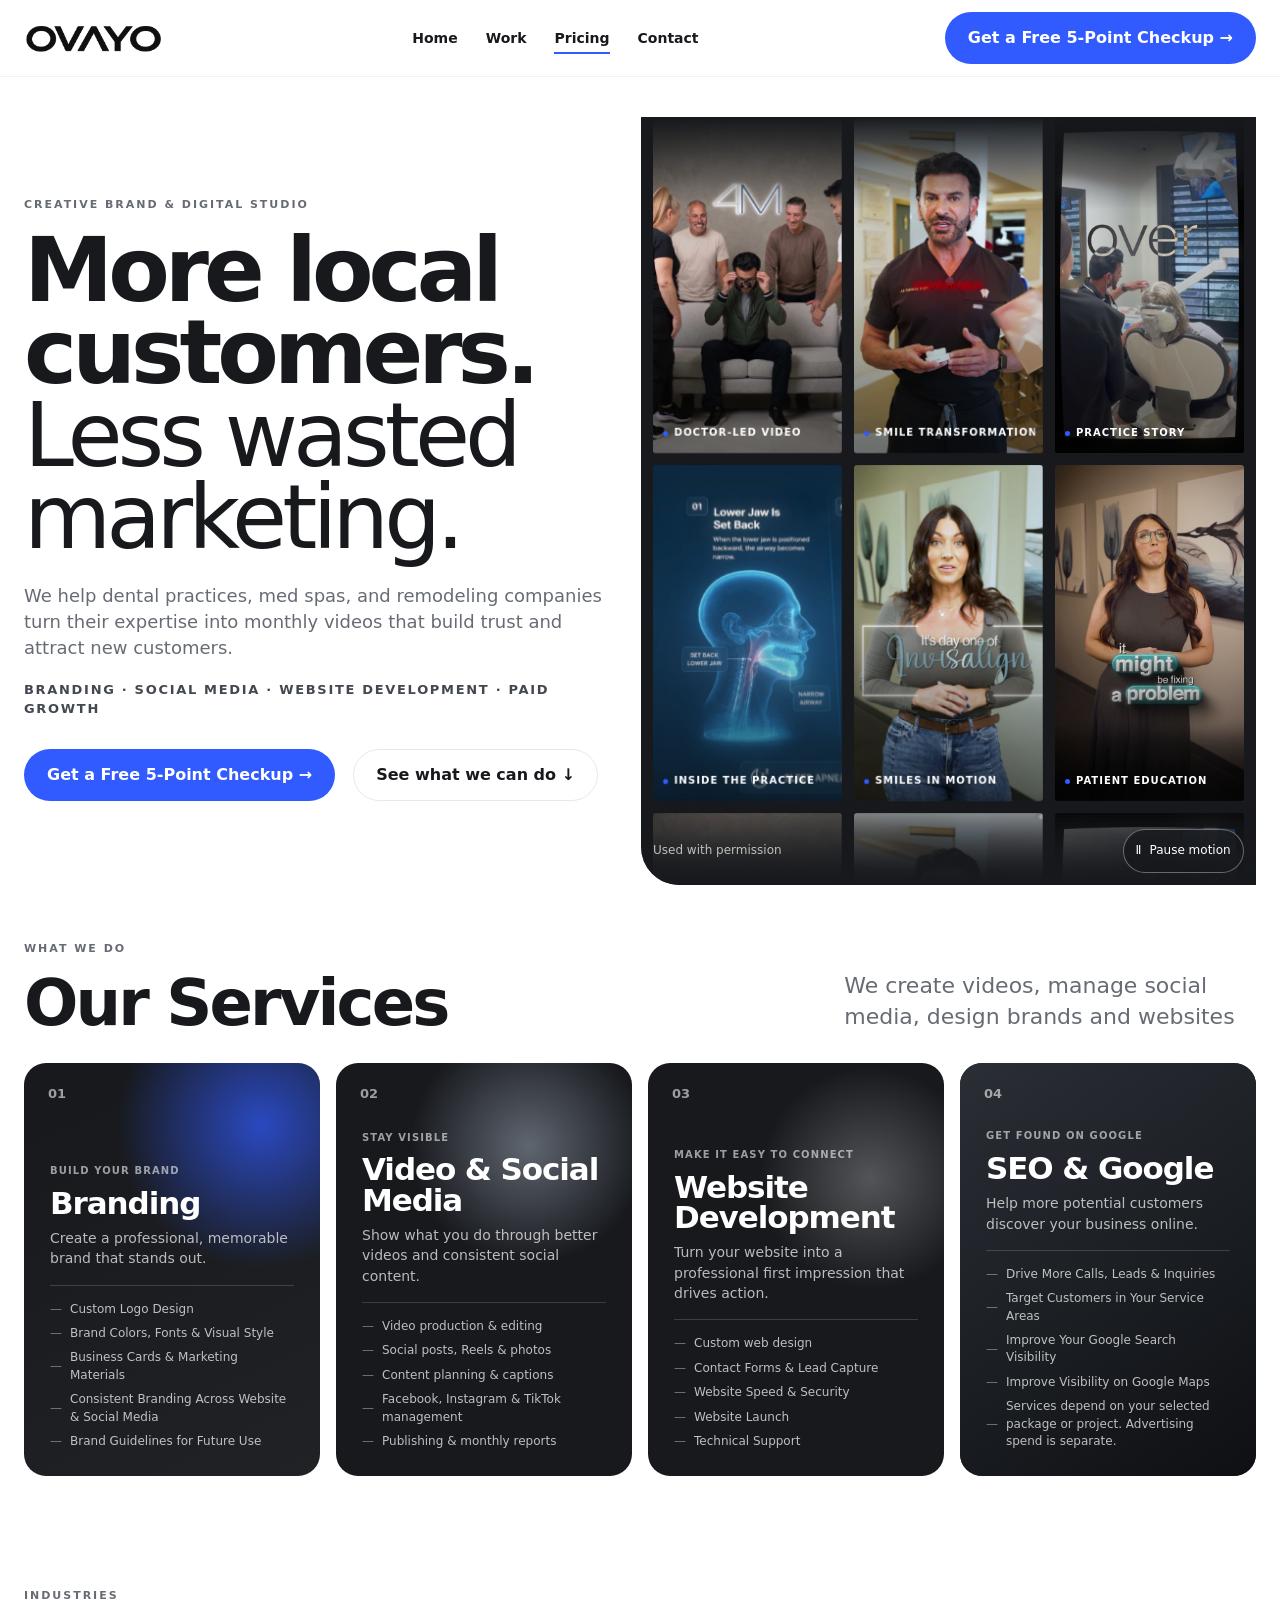
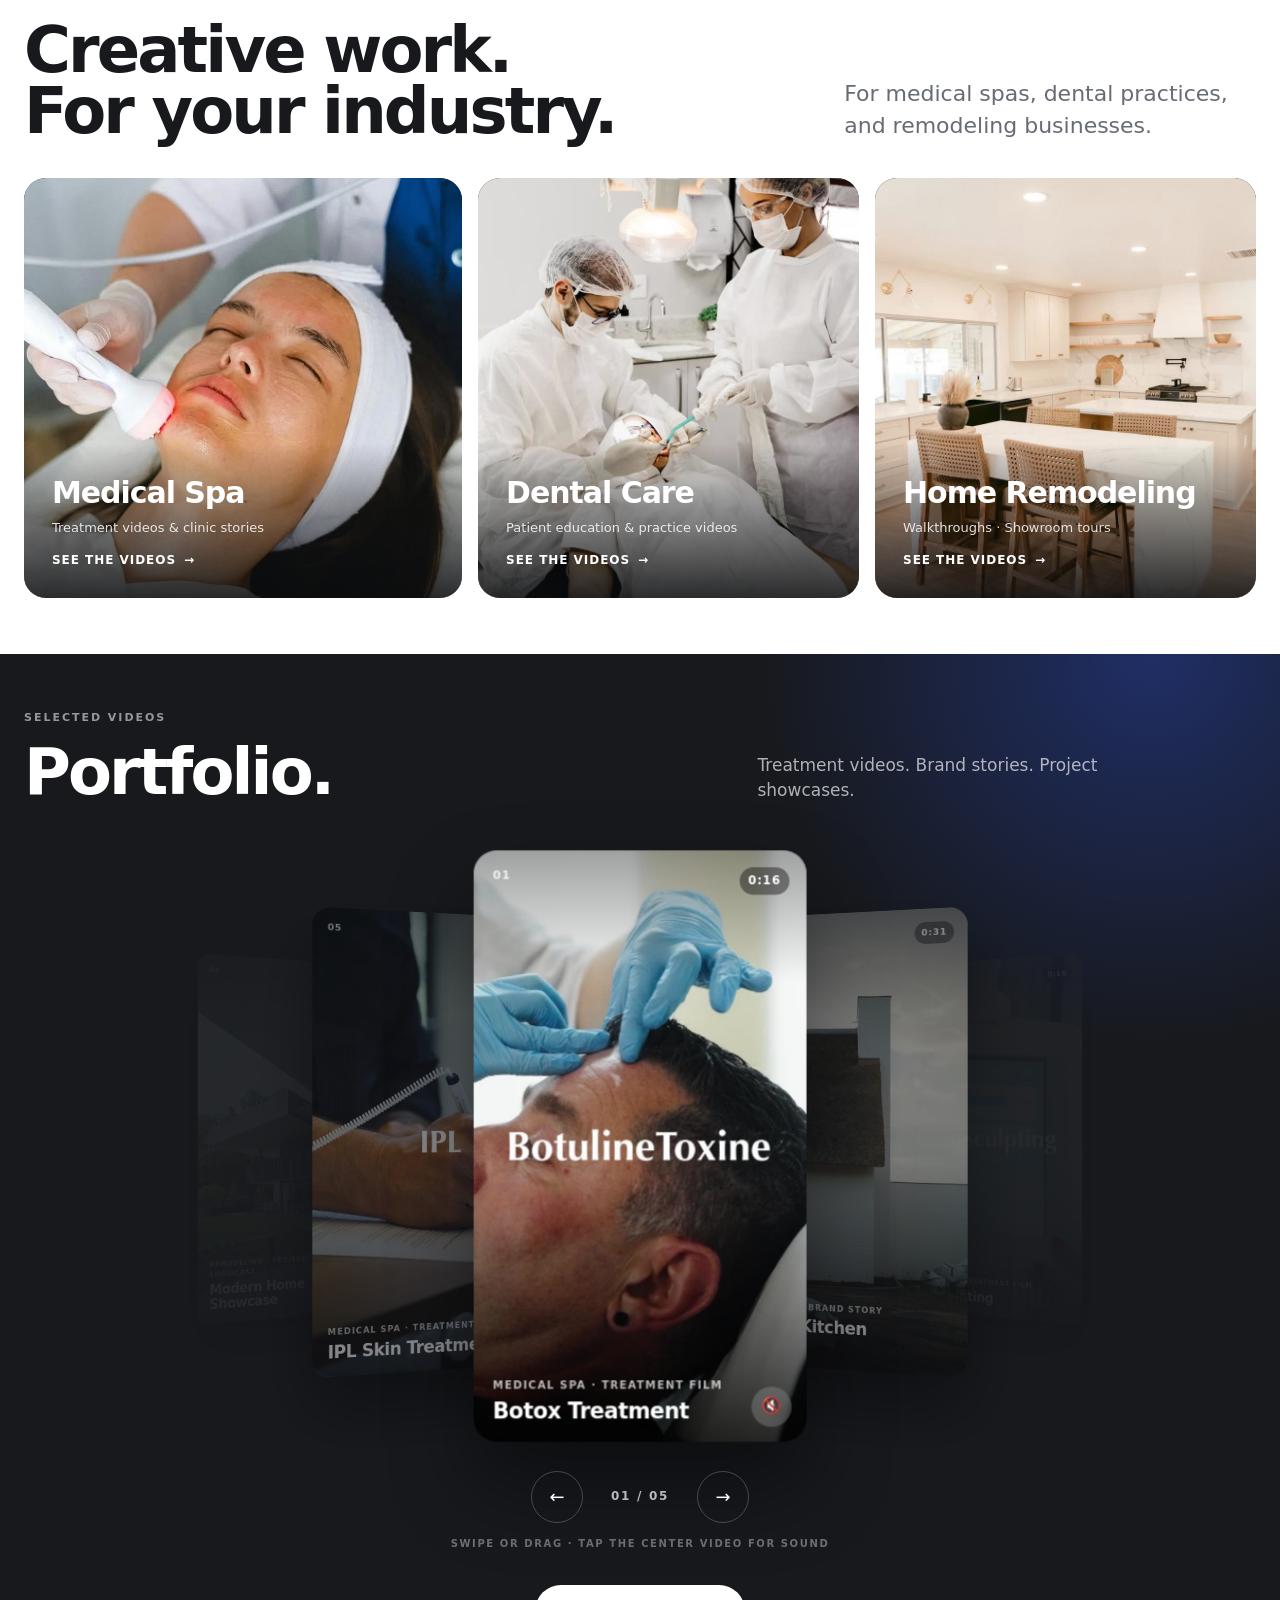
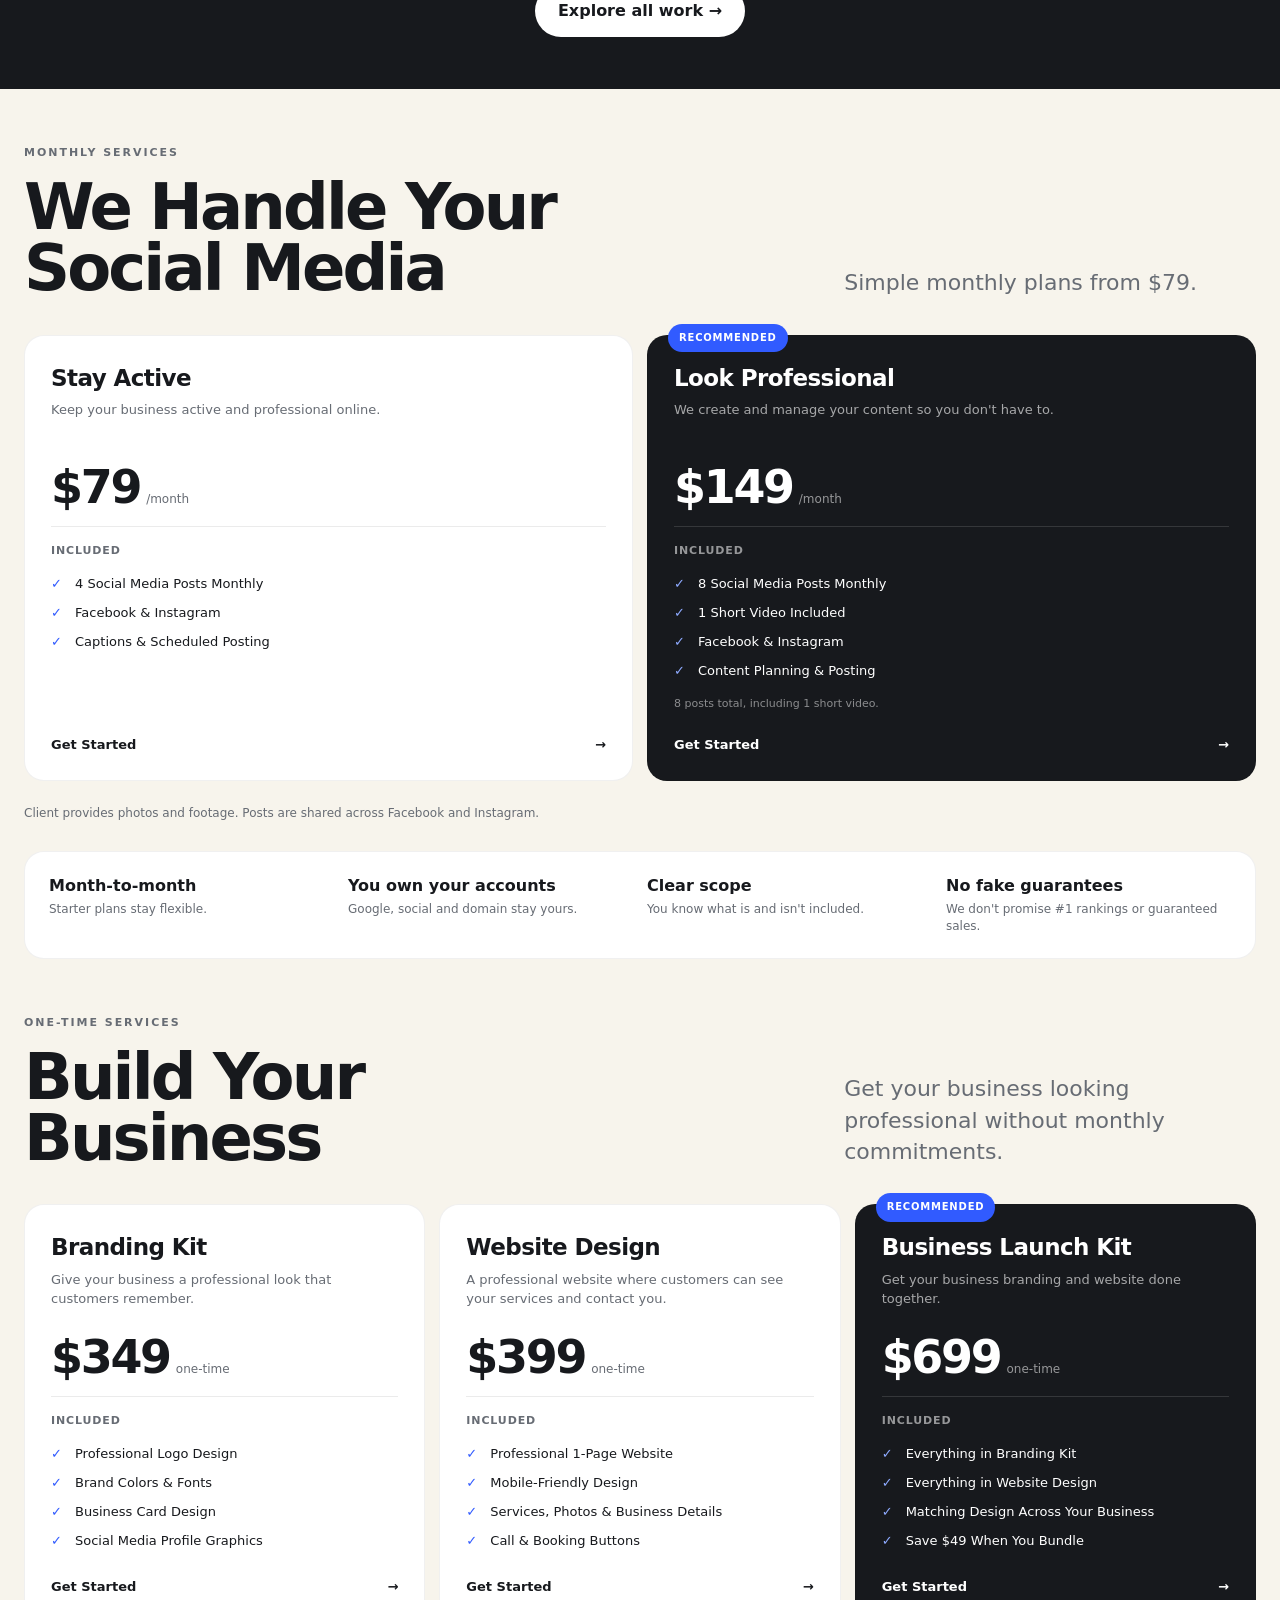
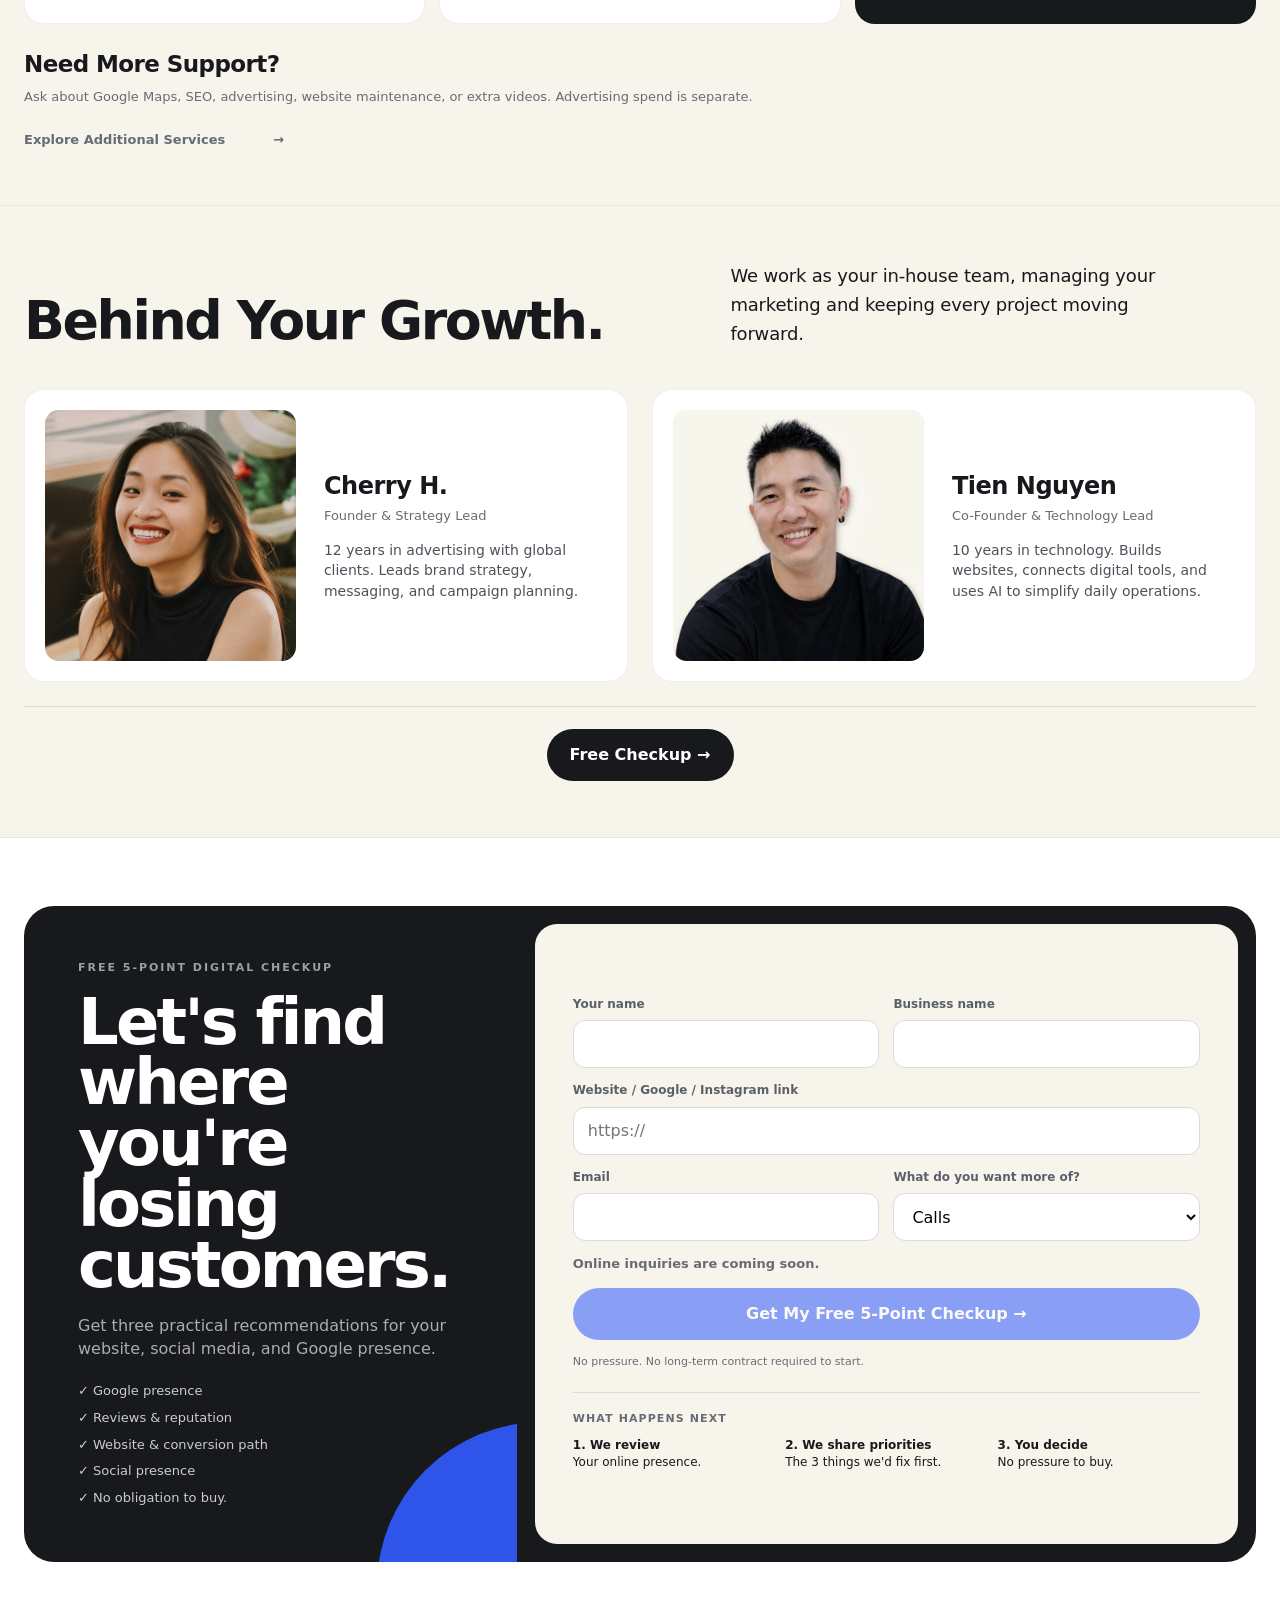
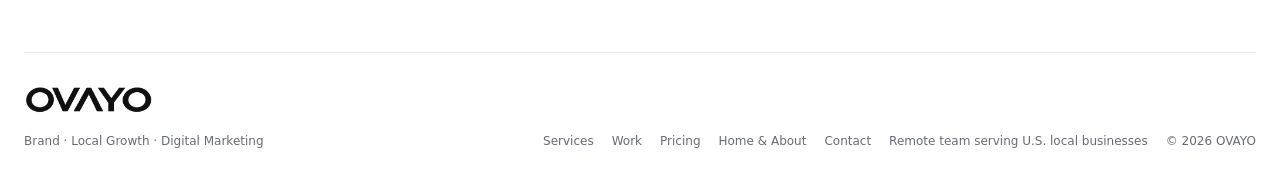
<file: pricing.html>
<!DOCTYPE html>
<html lang="en">
<head>
  <meta charset="UTF-8" />
  <meta name="viewport" content="width=device-width, initial-scale=1.0" />
  <noscript><meta http-equiv="refresh" content="0;url=index.html#pricing" /></noscript>
  <title>Pricing | OVAYO Studio</title>
  <link rel="canonical" href="https://ovayostudio.com/" />
  <link rel="stylesheet" href="assets/css/site.css" />
  <script src="assets/js/site.js?v=single-page-20261124" defer></script>
</head>
<body data-redirect="index.html" data-default-hash="#pricing">
  <main class="section container">
    <p><a href="index.html#pricing">Continue to Pricing</a></p>
  </main>
</body>
</html>
</file>
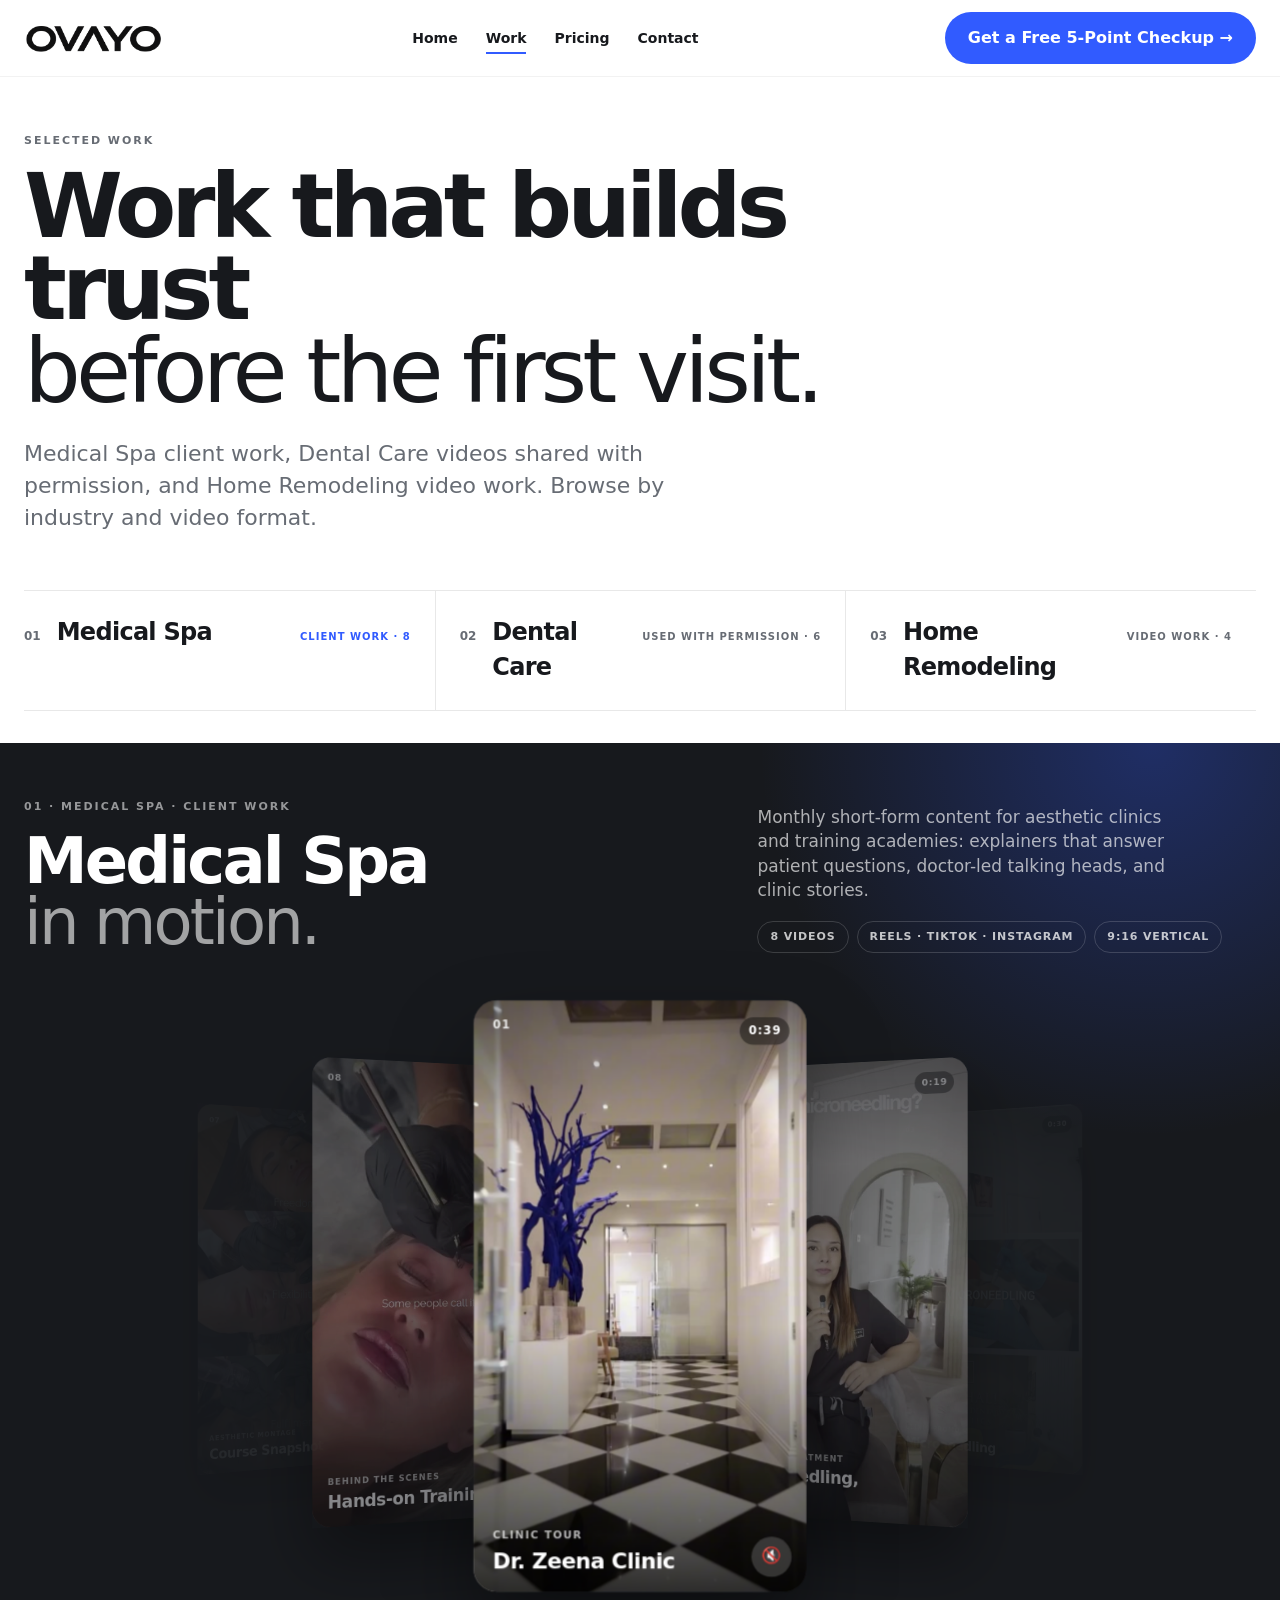
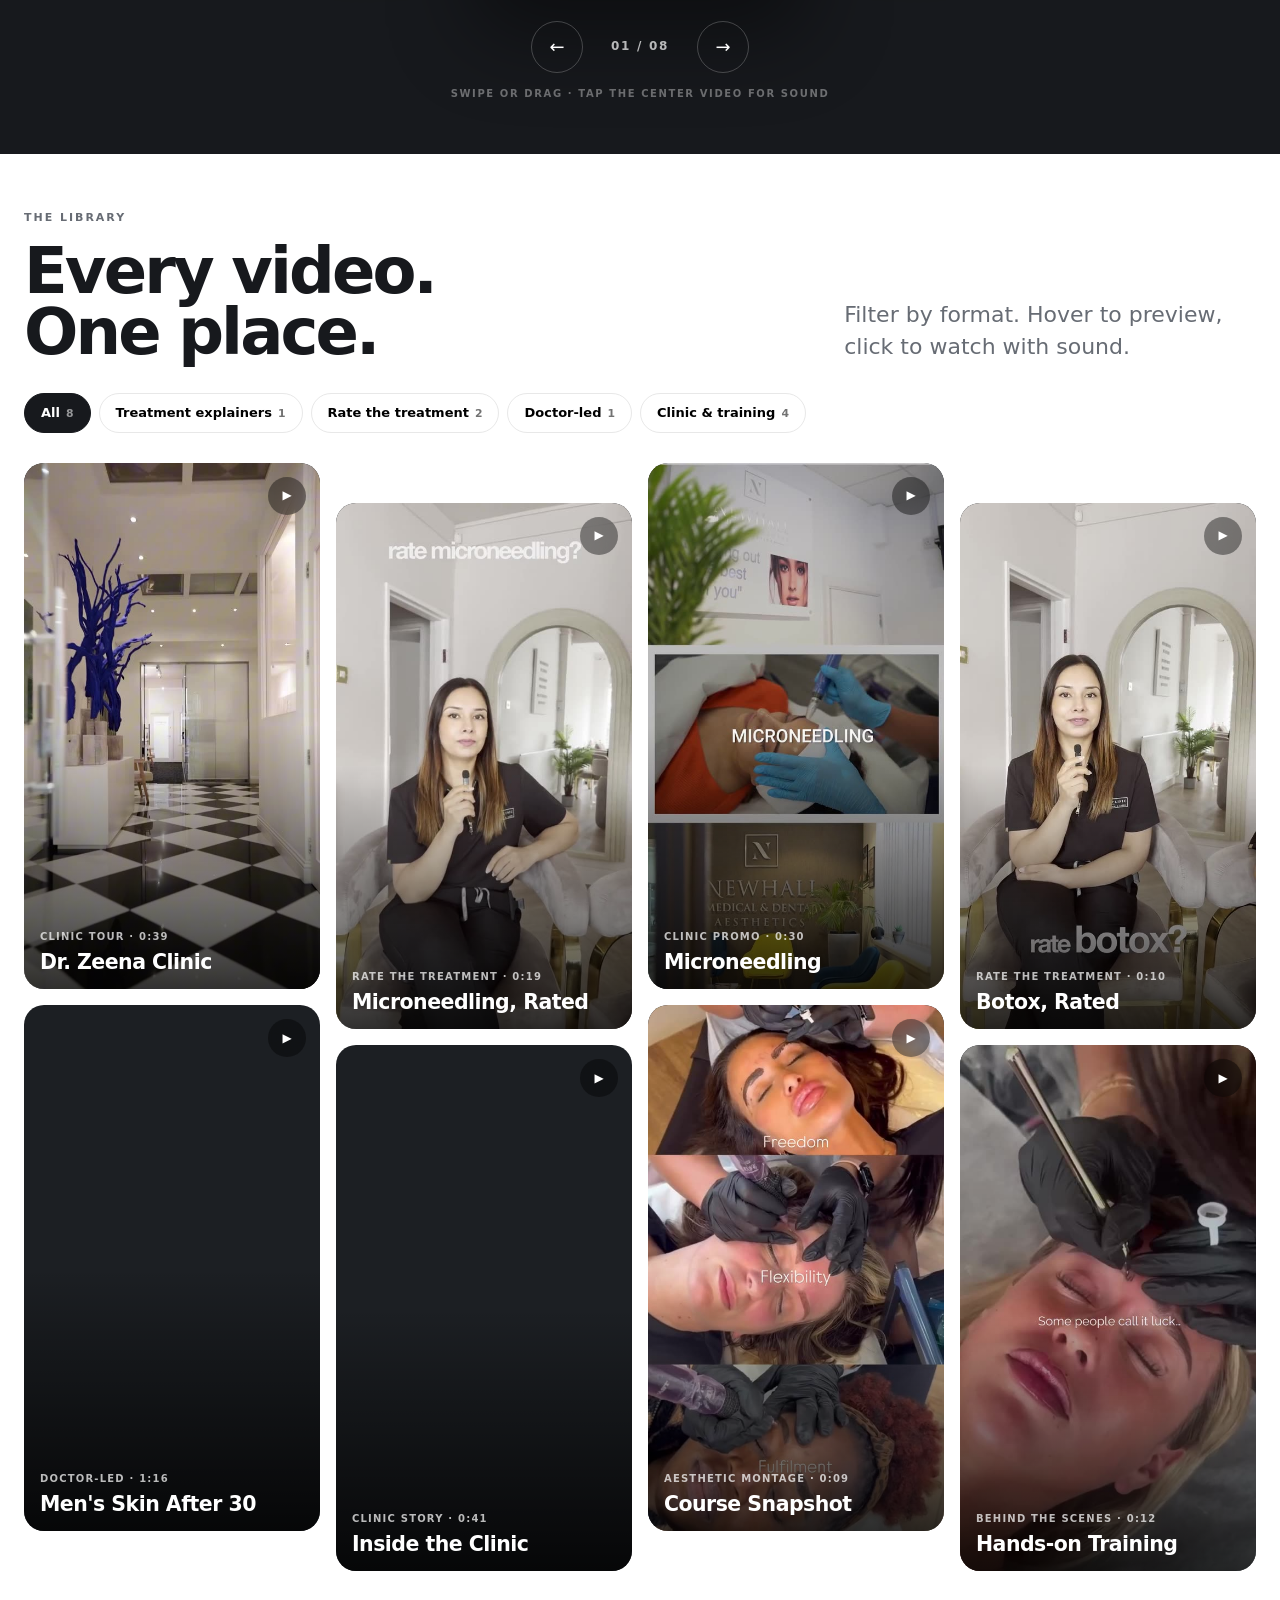
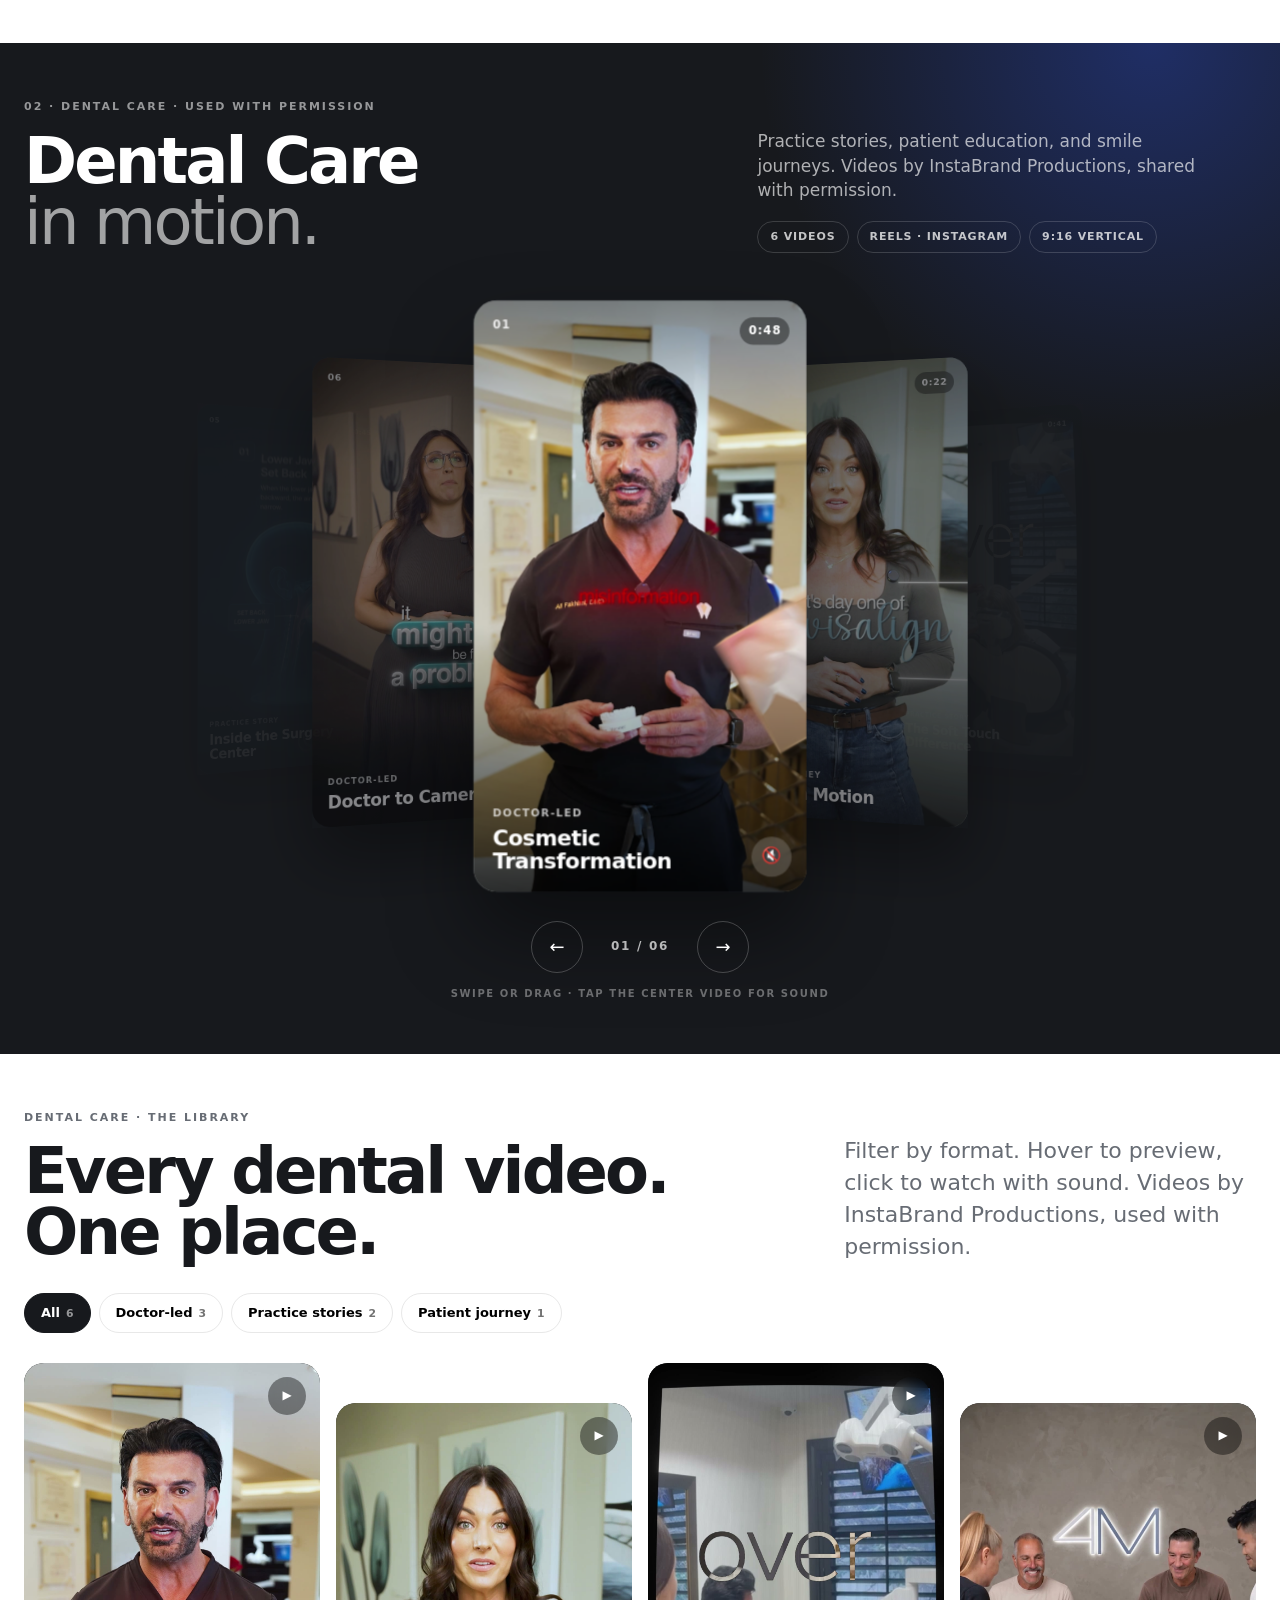
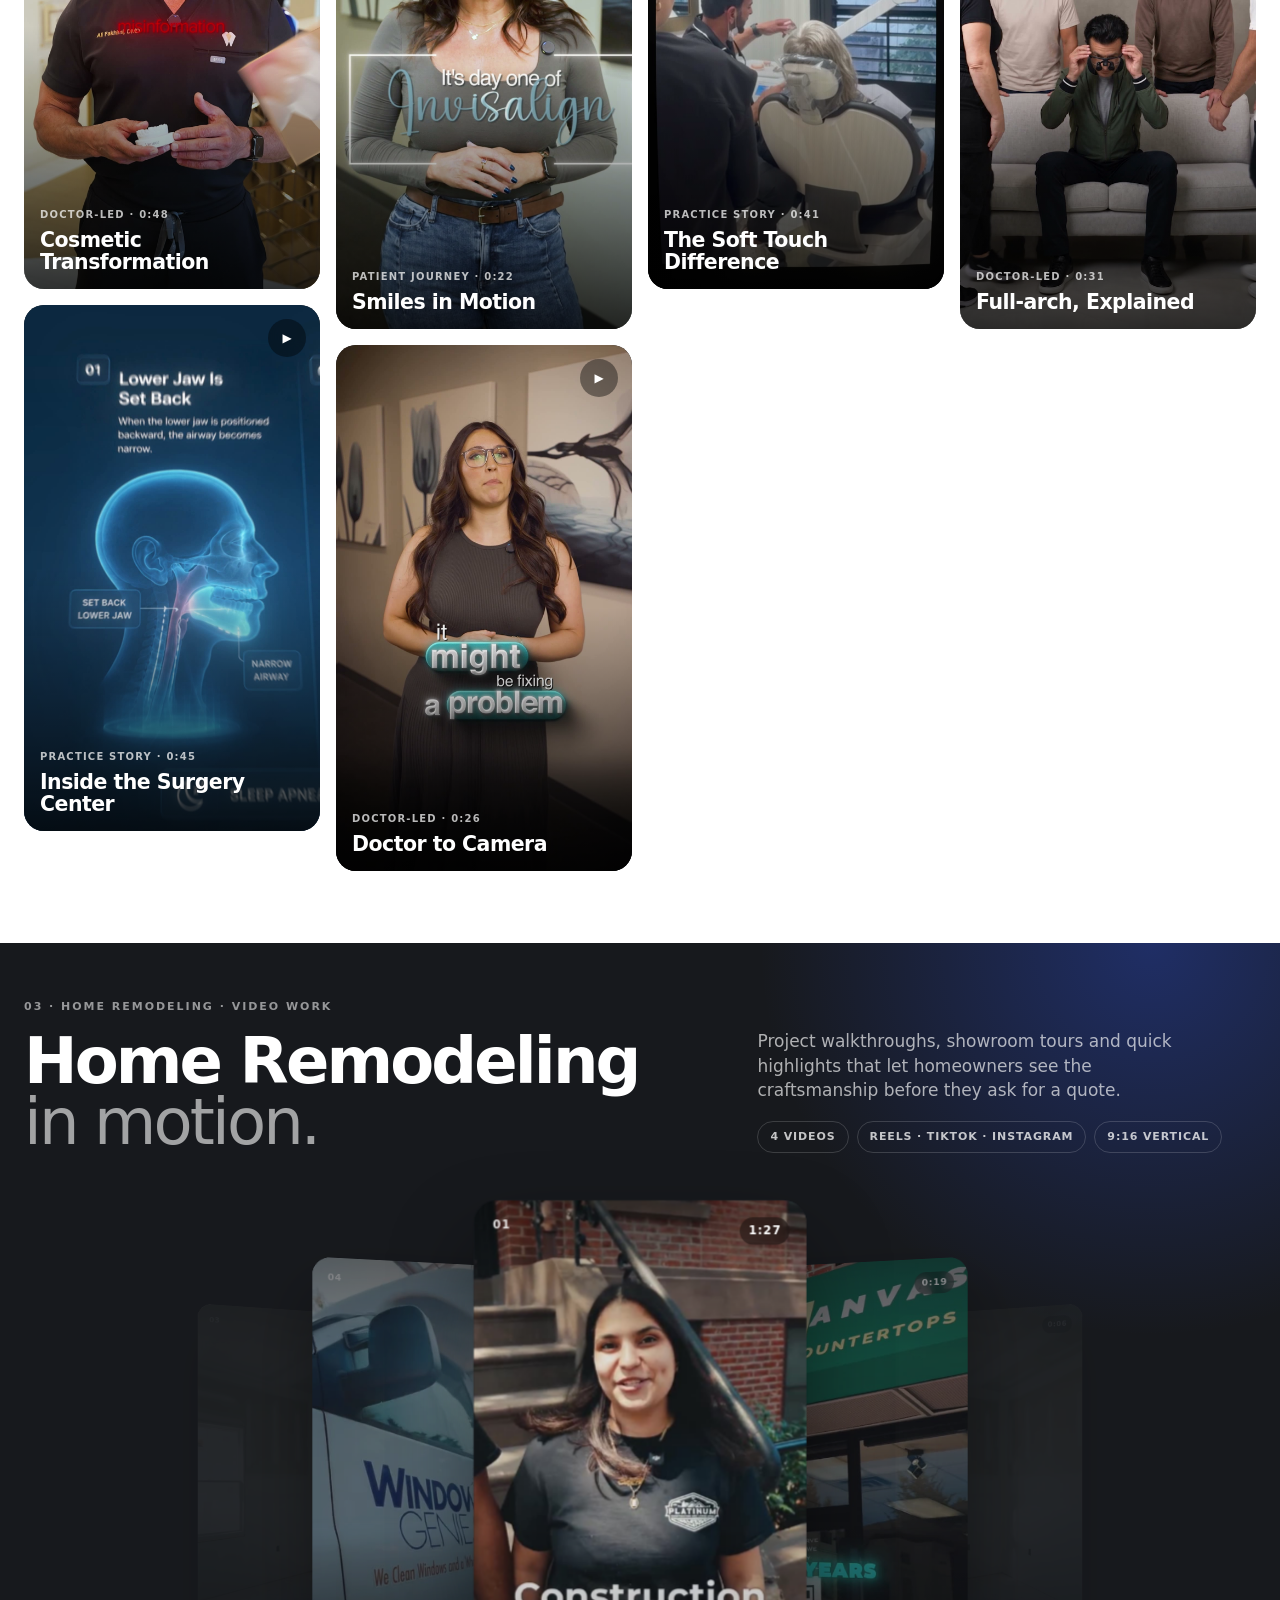
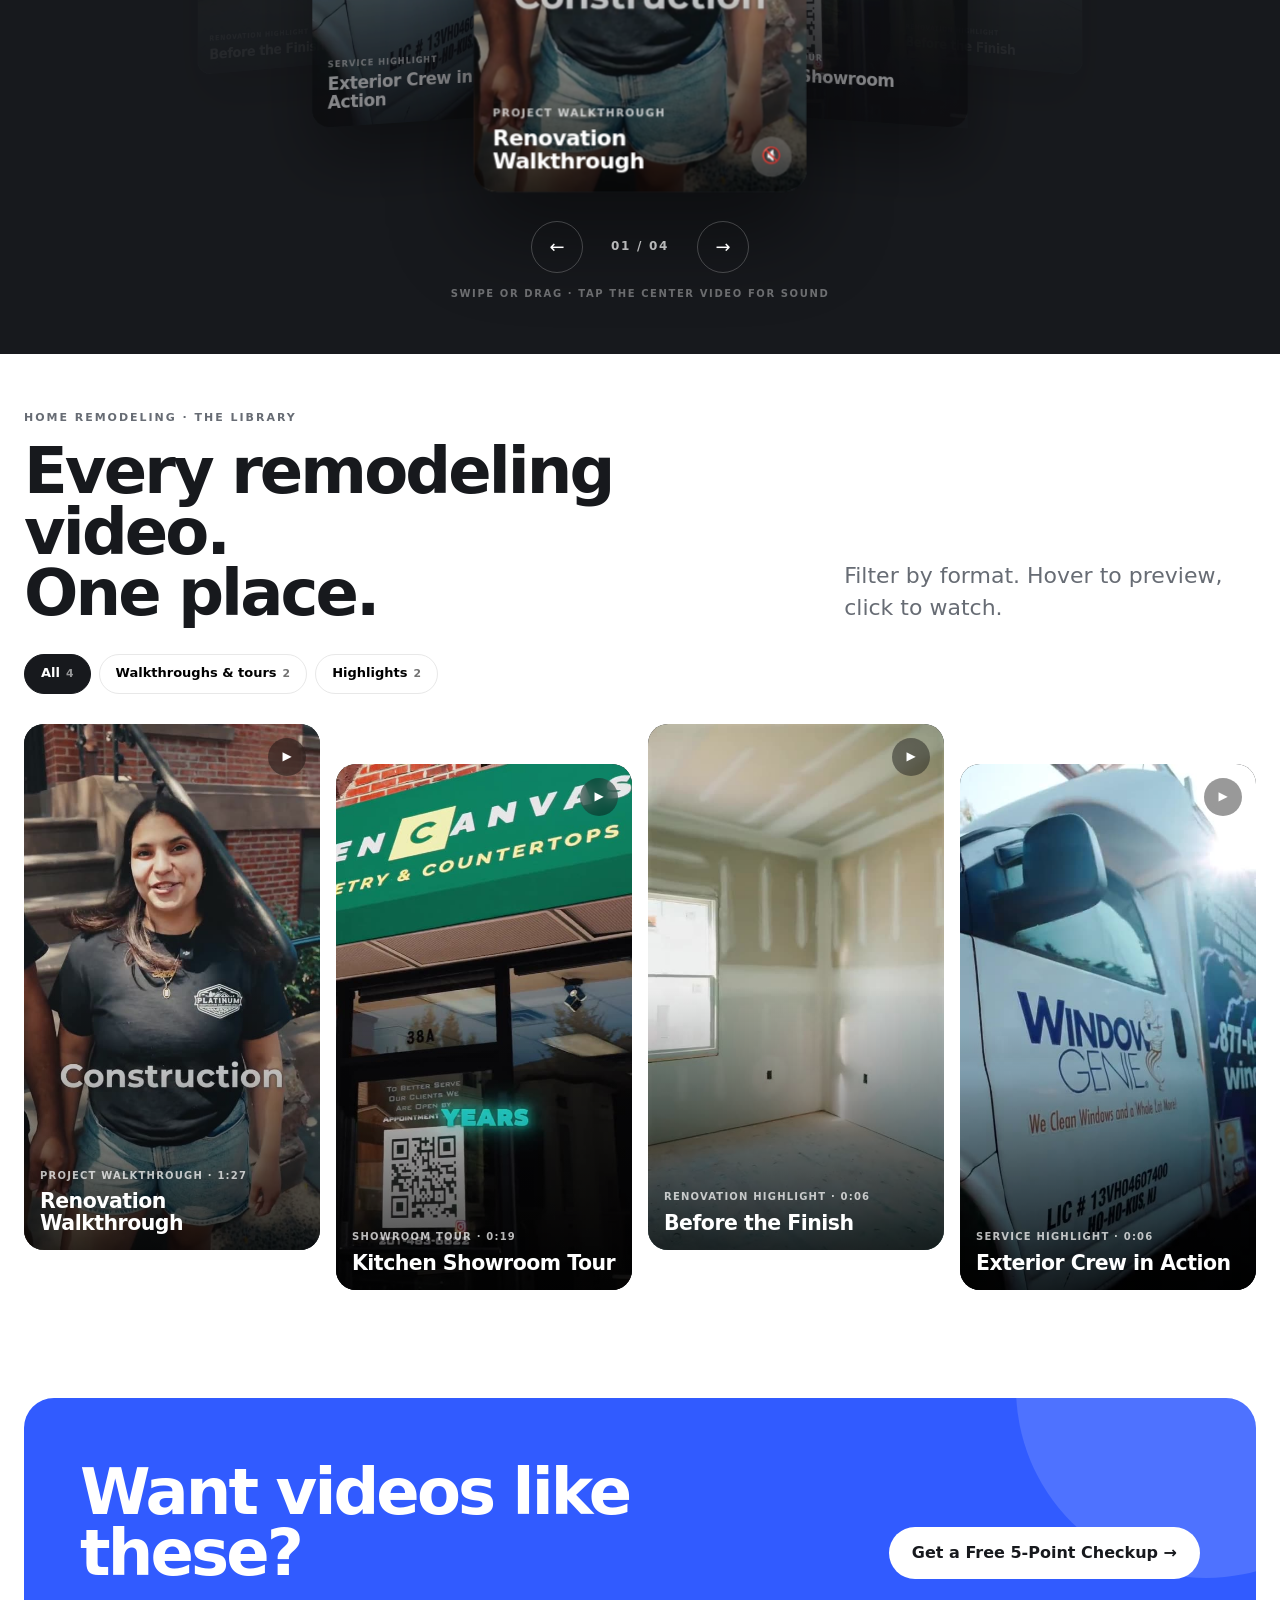
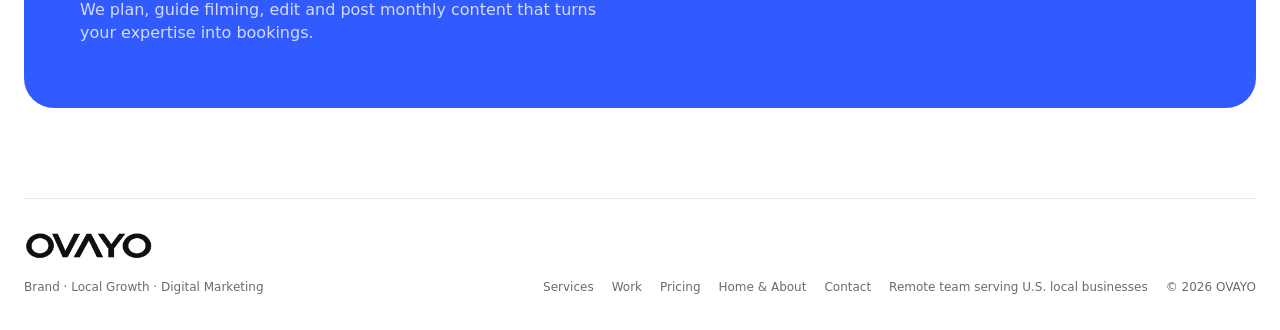
<file: work.html>
<!DOCTYPE html>
<html lang="en">
<head>
  <meta charset="UTF-8" />
  <meta name="viewport" content="width=device-width, initial-scale=1.0" />
  <meta name="description" content="Medical Spa client work, Dental Care videos shared with permission from InstaBrand Productions, and Home Remodeling video work." />
  <title>Work | OVAYO Studio</title>
  <link rel="canonical" href="https://ovayostudio.com/work.html" />
  <link rel="stylesheet" href="assets/css/site.css?v=20261124f" />
  <link rel="stylesheet" href="assets/css/medspa-reel.css?v=portfolio-publish-20261125b" />
  <script src="assets/js/site.js?v=single-page-20261124" defer></script>
  <script src="assets/js/medspa-reel.js?v=portfolio-publish-20261125b" defer></script>
</head>
<body data-page="work">
  <header class="site-header">
    <div class="container nav">
      <a href="index.html" class="brand" aria-label="OVAYO home">
        <img src="assets/brand/ovayo-wordmark.png" alt="OVAYO" />
      </a>

      <nav id="navLinks" class="nav-links">
        <a href="index.html">Home</a>
        <a href="work.html" aria-current="page">Work</a>
        <a href="index.html#pricing">Pricing</a>
        <a href="index.html#checkup">Contact</a>
      </nav>

      <a class="btn btn-primary" href="index.html#checkup">Get a Free 5-Point Checkup →</a>

      <button class="menu-btn" id="menuBtn" aria-label="Open menu" aria-expanded="false">
        <span style="font-size:24px;">☰</span>
      </button>
    </div>
  </header>

  <main id="top">
    <section class="work-hero">
      <div class="container">
        <div class="eyebrow reveal">Selected work</div>
        <h1 class="display reveal" style="--delay:.08s">Work that builds trust<br><span>before the first visit.</span></h1>
        <p class="lead reveal" style="--delay:.16s">Medical Spa client work, Dental Care videos shared with permission, and Home Remodeling video work. Browse by industry and video format.</p>

        <nav class="work-index reveal" style="--delay:.24s" aria-label="Work categories">
          <a href="#medical-spa"><span class="wi-num">01</span><span class="wi-name">Medical Spa</span><span class="wi-tag">Client work · 8</span></a>
          <a href="#dental-care"><span class="wi-num">02</span><span class="wi-name">Dental Care</span><span class="wi-tag">Used with permission · 6</span></a>
          <a href="#remodeling"><span class="wi-num">03</span><span class="wi-name">Home Remodeling</span><span class="wi-tag">Video work · 4</span></a>
        </nav>
      </div>
    </section>

    <section class="reel" id="medical-spa" aria-labelledby="medical-spa-heading">
      <div class="container">
        <div class="reel-head">
          <div>
            <div class="eyebrow">01 · Medical Spa · Client work</div>
            <h2 class="h2" id="medical-spa-heading">Medical Spa<span>in motion.</span></h2>
          </div>
          <div>
            <p>Monthly short-form content for aesthetic clinics and training academies: explainers that answer patient questions, doctor-led talking heads, and clinic stories.</p>
            <div class="reel-stats"><span>8 videos</span><span>Reels · TikTok · Instagram</span><span>9:16 vertical</span></div>
          </div>
        </div>
        <div class="carousel3d" tabindex="0" role="region" aria-roledescription="carousel" aria-label="All Medical Spa videos">
          <div class="c3d-stage">
            <article class="c3d-card" aria-roledescription="slide" aria-label="1 of 8: Dr. Zeena Clinic">
              <video muted loop playsinline preload="none" poster="assets/video/medspa/dr-zeena-clinic.jpg" data-src="assets/video/medspa/dr-zeena-clinic.mp4"></video>
              <span class="c3d-num">01</span>
              <span class="c3d-time">0:39</span>
              <div class="c3d-meta">
                <div class="c3d-kicker">Clinic tour</div>
                <div class="c3d-title">Dr. Zeena Clinic</div>
              </div>
              <button class="c3d-sound" type="button" aria-label="Turn sound on" tabindex="-1">🔇</button>
              <span class="c3d-shade" aria-hidden="true"></span>
            </article>
            <article class="c3d-card" aria-roledescription="slide" aria-label="2 of 8: Microneedling, Rated">
              <video muted loop playsinline preload="none" poster="assets/video/medspa/derma-clinic-1.jpg" data-src="assets/video/medspa/derma-clinic-1.mp4"></video>
              <span class="c3d-num">02</span>
              <span class="c3d-time">0:19</span>
              <div class="c3d-meta">
                <div class="c3d-kicker">Rate the treatment</div>
                <div class="c3d-title">Microneedling, Rated</div>
              </div>
              <button class="c3d-sound" type="button" aria-label="Turn sound on" tabindex="-1">🔇</button>
              <span class="c3d-shade" aria-hidden="true"></span>
            </article>
            <article class="c3d-card" aria-roledescription="slide" aria-label="3 of 8: Microneedling">
              <video muted loop playsinline preload="none" poster="assets/video/medspa/newhall-microneedling.jpg" data-src="assets/video/medspa/newhall-microneedling.mp4"></video>
              <span class="c3d-num">03</span>
              <span class="c3d-time">0:30</span>
              <div class="c3d-meta">
                <div class="c3d-kicker">Clinic promo</div>
                <div class="c3d-title">Microneedling</div>
              </div>
              <button class="c3d-sound" type="button" aria-label="Turn sound on" tabindex="-1">🔇</button>
              <span class="c3d-shade" aria-hidden="true"></span>
            </article>
            <article class="c3d-card" aria-roledescription="slide" aria-label="4 of 8: Botox, Rated">
              <video muted loop playsinline preload="none" poster="assets/video/medspa/derma-clinic-rate-out-of-10.jpg" data-src="assets/video/medspa/derma-clinic-rate-out-of-10.mp4"></video>
              <span class="c3d-num">04</span>
              <span class="c3d-time">0:10</span>
              <div class="c3d-meta">
                <div class="c3d-kicker">Rate the treatment</div>
                <div class="c3d-title">Botox, Rated</div>
              </div>
              <button class="c3d-sound" type="button" aria-label="Turn sound on" tabindex="-1">🔇</button>
              <span class="c3d-shade" aria-hidden="true"></span>
            </article>
            <article class="c3d-card" aria-roledescription="slide" aria-label="5 of 8: Men&#x27;s Skin After 30">
              <video muted loop playsinline preload="none" poster="assets/video/medspa/bik-asian-man-over-30.jpg" data-src="assets/video/medspa/bik-asian-man-over-30.mp4"></video>
              <span class="c3d-num">05</span>
              <span class="c3d-time">1:16</span>
              <div class="c3d-meta">
                <div class="c3d-kicker">Doctor-led</div>
                <div class="c3d-title">Men&#x27;s Skin After 30</div>
              </div>
              <button class="c3d-sound" type="button" aria-label="Turn sound on" tabindex="-1">🔇</button>
              <span class="c3d-shade" aria-hidden="true"></span>
            </article>
            <article class="c3d-card" aria-roledescription="slide" aria-label="6 of 8: Inside the Clinic">
              <video muted loop playsinline preload="none" poster="assets/video/medspa/derma-clinic-2.jpg" data-src="assets/video/medspa/derma-clinic-2.mp4"></video>
              <span class="c3d-num">06</span>
              <span class="c3d-time">0:41</span>
              <div class="c3d-meta">
                <div class="c3d-kicker">Clinic story</div>
                <div class="c3d-title">Inside the Clinic</div>
              </div>
              <button class="c3d-sound" type="button" aria-label="Turn sound on" tabindex="-1">🔇</button>
              <span class="c3d-shade" aria-hidden="true"></span>
            </article>
            <article class="c3d-card" aria-roledescription="slide" aria-label="7 of 8: Course Snapshot">
              <video muted loop playsinline preload="none" poster="assets/video/medspa/ash-course-snapshot.jpg" data-src="assets/video/medspa/ash-course-snapshot.mp4"></video>
              <span class="c3d-num">07</span>
              <span class="c3d-time">0:09</span>
              <div class="c3d-meta">
                <div class="c3d-kicker">Aesthetic montage</div>
                <div class="c3d-title">Course Snapshot</div>
              </div>
              <button class="c3d-sound" type="button" aria-label="Turn sound on" tabindex="-1">🔇</button>
              <span class="c3d-shade" aria-hidden="true"></span>
            </article>
            <article class="c3d-card" aria-roledescription="slide" aria-label="8 of 8: Hands-on Training">
              <video muted loop playsinline preload="none" poster="assets/video/medspa/ash-with-students.jpg" data-src="assets/video/medspa/ash-with-students.mp4"></video>
              <span class="c3d-num">08</span>
              <span class="c3d-time">0:12</span>
              <div class="c3d-meta">
                <div class="c3d-kicker">Behind the scenes</div>
                <div class="c3d-title">Hands-on Training</div>
              </div>
              <button class="c3d-sound" type="button" aria-label="Turn sound on" tabindex="-1">🔇</button>
              <span class="c3d-shade" aria-hidden="true"></span>
            </article>
          </div>
          <div class="c3d-controls">
            <button class="c3d-btn c3d-prev" type="button" aria-label="Previous video">←</button>
            <span class="c3d-count" aria-live="polite">01 / 08</span>
            <button class="c3d-btn c3d-next" type="button" aria-label="Next video">→</button>
          </div>
          <div class="c3d-hint">Swipe or drag · Tap the center video for sound</div>
        </div>
      </div>
    </section>

    <section class="section library" id="library" aria-labelledby="library-heading">
      <div class="container">
        <div class="section-head">
          <div>
            <div class="eyebrow">The library</div>
            <h2 class="h2" id="library-heading">Every video.<br>One place.</h2>
          </div>
          <p class="lead">Filter by format. Hover to preview, click to watch with sound.</p>
        </div>

        <div class="filter-row" role="group" aria-label="Filter videos">
          <button class="filter-chip is-active" type="button" data-filter="all" aria-pressed="true">All<small>8</small></button>
          <button class="filter-chip" type="button" data-filter="explainer" aria-pressed="false">Treatment explainers<small>1</small></button>
          <button class="filter-chip" type="button" data-filter="rated" aria-pressed="false">Rate the treatment<small>2</small></button>
          <button class="filter-chip" type="button" data-filter="doctor" aria-pressed="false">Doctor-led<small>1</small></button>
          <button class="filter-chip" type="button" data-filter="clinic" aria-pressed="false">Clinic &amp; training<small>4</small></button>
        </div>

        <div class="library-grid">
          <button class="lib-tile reveal" type="button" data-cat="clinic" data-full="assets/video/medspa/dr-zeena-clinic.mp4" style="--delay:0.00s" aria-label="Play Dr. Zeena Clinic with sound">
            <img src="assets/video/medspa/dr-zeena-clinic.jpg" alt="" loading="lazy" decoding="async" width="540" height="960" />
            <video muted loop playsinline preload="none" data-src="assets/video/medspa/dr-zeena-clinic.mp4" aria-hidden="true"></video>
            <span class="lib-play" aria-hidden="true">▶</span>
            <span class="lib-meta">
              <span class="c3d-kicker">Clinic tour · 0:39</span>
              <span class="c3d-title" style="display:block">Dr. Zeena Clinic</span>
            </span>
          </button>
          <button class="lib-tile reveal" type="button" data-cat="rated" data-full="assets/video/medspa/derma-clinic-1.mp4" style="--delay:0.08s" aria-label="Play Microneedling, Rated with sound">
            <img src="assets/video/medspa/derma-clinic-1.jpg" alt="" loading="lazy" decoding="async" width="540" height="960" />
            <video muted loop playsinline preload="none" data-src="assets/video/medspa/derma-clinic-1.mp4" aria-hidden="true"></video>
            <span class="lib-play" aria-hidden="true">▶</span>
            <span class="lib-meta">
              <span class="c3d-kicker">Rate the treatment · 0:19</span>
              <span class="c3d-title" style="display:block">Microneedling, Rated</span>
            </span>
          </button>
          <button class="lib-tile reveal" type="button" data-cat="explainer" data-full="assets/video/medspa/newhall-microneedling.mp4" style="--delay:0.16s" aria-label="Play Microneedling with sound">
            <img src="assets/video/medspa/newhall-microneedling.jpg" alt="" loading="lazy" decoding="async" width="540" height="960" />
            <video muted loop playsinline preload="none" data-src="assets/video/medspa/newhall-microneedling.mp4" aria-hidden="true"></video>
            <span class="lib-play" aria-hidden="true">▶</span>
            <span class="lib-meta">
              <span class="c3d-kicker">Clinic promo · 0:30</span>
              <span class="c3d-title" style="display:block">Microneedling</span>
            </span>
          </button>
          <button class="lib-tile reveal" type="button" data-cat="rated" data-full="assets/video/medspa/derma-clinic-rate-out-of-10.mp4" style="--delay:0.24s" aria-label="Play Botox, Rated with sound">
            <img src="assets/video/medspa/derma-clinic-rate-out-of-10.jpg" alt="" loading="lazy" decoding="async" width="540" height="960" />
            <video muted loop playsinline preload="none" data-src="assets/video/medspa/derma-clinic-rate-out-of-10.mp4" aria-hidden="true"></video>
            <span class="lib-play" aria-hidden="true">▶</span>
            <span class="lib-meta">
              <span class="c3d-kicker">Rate the treatment · 0:10</span>
              <span class="c3d-title" style="display:block">Botox, Rated</span>
            </span>
          </button>
          <button class="lib-tile reveal" type="button" data-cat="doctor" data-full="assets/video/medspa/bik-asian-man-over-30.mp4" style="--delay:0.00s" aria-label="Play Men&#x27;s Skin After 30 with sound">
            <img src="assets/video/medspa/bik-asian-man-over-30.jpg" alt="" loading="lazy" decoding="async" width="540" height="960" />
            <video muted loop playsinline preload="none" data-src="assets/video/medspa/bik-asian-man-over-30.mp4" aria-hidden="true"></video>
            <span class="lib-play" aria-hidden="true">▶</span>
            <span class="lib-meta">
              <span class="c3d-kicker">Doctor-led · 1:16</span>
              <span class="c3d-title" style="display:block">Men&#x27;s Skin After 30</span>
            </span>
          </button>
          <button class="lib-tile reveal" type="button" data-cat="clinic" data-full="assets/video/medspa/derma-clinic-2.mp4" style="--delay:0.08s" aria-label="Play Inside the Clinic with sound">
            <img src="assets/video/medspa/derma-clinic-2.jpg" alt="" loading="lazy" decoding="async" width="540" height="960" />
            <video muted loop playsinline preload="none" data-src="assets/video/medspa/derma-clinic-2.mp4" aria-hidden="true"></video>
            <span class="lib-play" aria-hidden="true">▶</span>
            <span class="lib-meta">
              <span class="c3d-kicker">Clinic story · 0:41</span>
              <span class="c3d-title" style="display:block">Inside the Clinic</span>
            </span>
          </button>
          <button class="lib-tile reveal" type="button" data-cat="clinic" data-full="assets/video/medspa/ash-course-snapshot.mp4" style="--delay:0.16s" aria-label="Play Course Snapshot with sound">
            <img src="assets/video/medspa/ash-course-snapshot.jpg" alt="" loading="lazy" decoding="async" width="540" height="960" />
            <video muted loop playsinline preload="none" data-src="assets/video/medspa/ash-course-snapshot.mp4" aria-hidden="true"></video>
            <span class="lib-play" aria-hidden="true">▶</span>
            <span class="lib-meta">
              <span class="c3d-kicker">Aesthetic montage · 0:09</span>
              <span class="c3d-title" style="display:block">Course Snapshot</span>
            </span>
          </button>
          <button class="lib-tile reveal" type="button" data-cat="clinic" data-full="assets/video/medspa/ash-with-students.mp4" style="--delay:0.24s" aria-label="Play Hands-on Training with sound">
            <img src="assets/video/medspa/ash-with-students.jpg" alt="" loading="lazy" decoding="async" width="540" height="960" />
            <video muted loop playsinline preload="none" data-src="assets/video/medspa/ash-with-students.mp4" aria-hidden="true"></video>
            <span class="lib-play" aria-hidden="true">▶</span>
            <span class="lib-meta">
              <span class="c3d-kicker">Behind the scenes · 0:12</span>
              <span class="c3d-title" style="display:block">Hands-on Training</span>
            </span>
          </button>
        </div>
        <div class="library-foot"></div>
      </div>
    </section>

    <section class="reel" id="dental-care" aria-labelledby="dental-care-heading">
      <div class="container">
        <div class="reel-head">
          <div>
            <div class="eyebrow">02 · Dental Care · Used with permission</div>
            <h2 class="h2" id="dental-care-heading">Dental Care<span>in motion.</span></h2>
          </div>
          <div>
            <p>Practice stories, patient education, and smile journeys. Videos by InstaBrand Productions, shared with permission.</p>
            <div class="reel-stats"><span>6 videos</span><span>Reels · Instagram</span><span>9:16 vertical</span></div>
          </div>
        </div>
        <div class="carousel3d" tabindex="0" role="region" aria-roledescription="carousel" aria-label="All Dental Care videos">
          <div class="c3d-stage">
            <article class="c3d-card" aria-roledescription="slide" aria-label="1 of 6: Cosmetic Transformation">
              <video muted loop playsinline preload="none" poster="assets/reels/posters/soft-touch-2.jpg" data-src="assets/reels/preview/soft-touch-2.mp4" data-full="assets/reels/full/soft-touch-2.mp4"></video>
              <span class="c3d-num">01</span>
              <span class="c3d-time">0:48</span>
              <div class="c3d-meta">
                <div class="c3d-kicker">Doctor-led</div>
                <div class="c3d-title">Cosmetic Transformation</div>
              </div>
              <button class="c3d-sound" type="button" aria-label="Turn sound on" tabindex="-1">🔇</button>
              <span class="c3d-shade" aria-hidden="true"></span>
            </article>
            <article class="c3d-card" aria-roledescription="slide" aria-label="2 of 6: Smiles in Motion">
              <video muted loop playsinline preload="none" poster="assets/reels/posters/snow-ortho-1.jpg" data-src="assets/reels/preview/snow-ortho-1.mp4" data-full="assets/reels/full/snow-ortho-1.mp4"></video>
              <span class="c3d-num">02</span>
              <span class="c3d-time">0:22</span>
              <div class="c3d-meta">
                <div class="c3d-kicker">Patient journey</div>
                <div class="c3d-title">Smiles in Motion</div>
              </div>
              <button class="c3d-sound" type="button" aria-label="Turn sound on" tabindex="-1">🔇</button>
              <span class="c3d-shade" aria-hidden="true"></span>
            </article>
            <article class="c3d-card" aria-roledescription="slide" aria-label="3 of 6: The Soft Touch Difference">
              <video muted loop playsinline preload="none" poster="assets/reels/posters/soft-touch-1.jpg" data-src="assets/reels/preview/soft-touch-1.mp4" data-full="assets/reels/full/soft-touch-1.mp4"></video>
              <span class="c3d-num">03</span>
              <span class="c3d-time">0:41</span>
              <div class="c3d-meta">
                <div class="c3d-kicker">Practice story</div>
                <div class="c3d-title">The Soft Touch Difference</div>
              </div>
              <button class="c3d-sound" type="button" aria-label="Turn sound on" tabindex="-1">🔇</button>
              <span class="c3d-shade" aria-hidden="true"></span>
            </article>
            <article class="c3d-card" aria-roledescription="slide" aria-label="4 of 6: Full-arch, Explained">
              <video muted loop playsinline preload="none" poster="assets/reels/posters/4m-implants-2.jpg" data-src="assets/reels/preview/4m-implants-2.mp4" data-full="assets/reels/full/4m-implants-2.mp4"></video>
              <span class="c3d-num">04</span>
              <span class="c3d-time">0:31</span>
              <div class="c3d-meta">
                <div class="c3d-kicker">Doctor-led</div>
                <div class="c3d-title">Full-arch, Explained</div>
              </div>
              <button class="c3d-sound" type="button" aria-label="Turn sound on" tabindex="-1">🔇</button>
              <span class="c3d-shade" aria-hidden="true"></span>
            </article>
            <article class="c3d-card" aria-roledescription="slide" aria-label="5 of 6: Inside the Surgery Center">
              <video muted loop playsinline preload="none" poster="assets/reels/posters/av-surgery-1.jpg" data-src="assets/reels/preview/av-surgery-1.mp4" data-full="assets/reels/full/av-surgery-1.mp4"></video>
              <span class="c3d-num">05</span>
              <span class="c3d-time">0:45</span>
              <div class="c3d-meta">
                <div class="c3d-kicker">Practice story</div>
                <div class="c3d-title">Inside the Surgery Center</div>
              </div>
              <button class="c3d-sound" type="button" aria-label="Turn sound on" tabindex="-1">🔇</button>
              <span class="c3d-shade" aria-hidden="true"></span>
            </article>
            <article class="c3d-card" aria-roledescription="slide" aria-label="6 of 6: Doctor to Camera">
              <video muted loop playsinline preload="none" poster="assets/reels/posters/snow-ortho-2.jpg" data-src="assets/reels/preview/snow-ortho-2.mp4" data-full="assets/reels/full/snow-ortho-2.mp4"></video>
              <span class="c3d-num">06</span>
              <span class="c3d-time">0:26</span>
              <div class="c3d-meta">
                <div class="c3d-kicker">Doctor-led</div>
                <div class="c3d-title">Doctor to Camera</div>
              </div>
              <button class="c3d-sound" type="button" aria-label="Turn sound on" tabindex="-1">🔇</button>
              <span class="c3d-shade" aria-hidden="true"></span>
            </article>
          </div>
          <div class="c3d-controls">
            <button class="c3d-btn c3d-prev" type="button" aria-label="Previous video">←</button>
            <span class="c3d-count" aria-live="polite">01 / 06</span>
            <button class="c3d-btn c3d-next" type="button" aria-label="Next video">→</button>
          </div>
          <div class="c3d-hint">Swipe or drag · Tap the center video for sound</div>
        </div>
      </div>
    </section>

    <section class="section library" id="dental-library" aria-labelledby="dental-library-heading">
      <div class="container">
        <div class="section-head">
          <div>
            <div class="eyebrow">Dental Care · The library</div>
            <h2 class="h2" id="dental-library-heading">Every dental video.<br>One place.</h2>
          </div>
          <p class="lead">Filter by format. Hover to preview, click to watch with sound. Videos by InstaBrand Productions, used with permission.</p>
        </div>
        <div class="filter-row" role="group" aria-label="Filter Dental Care videos">
          <button class="filter-chip is-active" type="button" data-filter="all" aria-pressed="true">All<small>6</small></button>
          <button class="filter-chip" type="button" data-filter="doctor" aria-pressed="false">Doctor-led<small>3</small></button>
          <button class="filter-chip" type="button" data-filter="practice" aria-pressed="false">Practice stories<small>2</small></button>
          <button class="filter-chip" type="button" data-filter="patient" aria-pressed="false">Patient journey<small>1</small></button>
        </div>
        <div class="library-grid">
          <button class="lib-tile reveal" type="button" data-cat="doctor" data-full="assets/reels/full/soft-touch-2.mp4" style="--delay:0.00s" aria-label="Play Cosmetic Transformation with sound">
            <img src="assets/reels/posters/soft-touch-2.jpg" alt="" loading="lazy" decoding="async" width="1080" height="1920" />
            <video muted loop playsinline preload="none" data-src="assets/reels/preview/soft-touch-2.mp4" aria-hidden="true"></video>
            <span class="lib-play" aria-hidden="true">▶</span>
            <span class="lib-meta">
              <span class="c3d-kicker">Doctor-led · 0:48</span>
              <span class="c3d-title" style="display:block">Cosmetic Transformation</span>
            </span>
          </button>
          <button class="lib-tile reveal" type="button" data-cat="patient" data-full="assets/reels/full/snow-ortho-1.mp4" style="--delay:0.08s" aria-label="Play Smiles in Motion with sound">
            <img src="assets/reels/posters/snow-ortho-1.jpg" alt="" loading="lazy" decoding="async" width="1080" height="1920" />
            <video muted loop playsinline preload="none" data-src="assets/reels/preview/snow-ortho-1.mp4" aria-hidden="true"></video>
            <span class="lib-play" aria-hidden="true">▶</span>
            <span class="lib-meta">
              <span class="c3d-kicker">Patient journey · 0:22</span>
              <span class="c3d-title" style="display:block">Smiles in Motion</span>
            </span>
          </button>
          <button class="lib-tile reveal" type="button" data-cat="practice" data-full="assets/reels/full/soft-touch-1.mp4" style="--delay:0.16s" aria-label="Play The Soft Touch Difference with sound">
            <img src="assets/reels/posters/soft-touch-1.jpg" alt="" loading="lazy" decoding="async" width="1080" height="1920" />
            <video muted loop playsinline preload="none" data-src="assets/reels/preview/soft-touch-1.mp4" aria-hidden="true"></video>
            <span class="lib-play" aria-hidden="true">▶</span>
            <span class="lib-meta">
              <span class="c3d-kicker">Practice story · 0:41</span>
              <span class="c3d-title" style="display:block">The Soft Touch Difference</span>
            </span>
          </button>
          <button class="lib-tile reveal" type="button" data-cat="doctor" data-full="assets/reels/full/4m-implants-2.mp4" style="--delay:0.24s" aria-label="Play Full-arch, Explained with sound">
            <img src="assets/reels/posters/4m-implants-2.jpg" alt="" loading="lazy" decoding="async" width="1080" height="1920" />
            <video muted loop playsinline preload="none" data-src="assets/reels/preview/4m-implants-2.mp4" aria-hidden="true"></video>
            <span class="lib-play" aria-hidden="true">▶</span>
            <span class="lib-meta">
              <span class="c3d-kicker">Doctor-led · 0:31</span>
              <span class="c3d-title" style="display:block">Full-arch, Explained</span>
            </span>
          </button>
          <button class="lib-tile reveal" type="button" data-cat="practice" data-full="assets/reels/full/av-surgery-1.mp4" style="--delay:0.00s" aria-label="Play Inside the Surgery Center with sound">
            <img src="assets/reels/posters/av-surgery-1.jpg" alt="" loading="lazy" decoding="async" width="1080" height="1920" />
            <video muted loop playsinline preload="none" data-src="assets/reels/preview/av-surgery-1.mp4" aria-hidden="true"></video>
            <span class="lib-play" aria-hidden="true">▶</span>
            <span class="lib-meta">
              <span class="c3d-kicker">Practice story · 0:45</span>
              <span class="c3d-title" style="display:block">Inside the Surgery Center</span>
            </span>
          </button>
          <button class="lib-tile reveal" type="button" data-cat="doctor" data-full="assets/reels/full/snow-ortho-2.mp4" style="--delay:0.08s" aria-label="Play Doctor to Camera with sound">
            <img src="assets/reels/posters/snow-ortho-2.jpg" alt="" loading="lazy" decoding="async" width="1080" height="1920" />
            <video muted loop playsinline preload="none" data-src="assets/reels/preview/snow-ortho-2.mp4" aria-hidden="true"></video>
            <span class="lib-play" aria-hidden="true">▶</span>
            <span class="lib-meta">
              <span class="c3d-kicker">Doctor-led · 0:26</span>
              <span class="c3d-title" style="display:block">Doctor to Camera</span>
            </span>
          </button>
        </div>
        <div class="library-foot"></div>
      </div>
    </section>

    <section class="reel" id="remodeling" aria-labelledby="remodeling-heading">
      <div class="container">
        <div class="reel-head">
          <div>
            <div class="eyebrow">03 · Home Remodeling · Video work</div>
            <h2 class="h2" id="remodeling-heading">Home Remodeling<span>in motion.</span></h2>
          </div>
          <div>
            <p>Project walkthroughs, showroom tours and quick highlights that let homeowners see the craftsmanship before they ask for a quote.</p>
            <div class="reel-stats"><span>4 videos</span><span>Reels · TikTok · Instagram</span><span>9:16 vertical</span></div>
          </div>
        </div>
        <div class="carousel3d" tabindex="0" role="region" aria-roledescription="carousel" aria-label="All Home Remodeling videos">
          <div class="c3d-stage">
            <article class="c3d-card" aria-roledescription="slide" aria-label="1 of 4: Renovation Walkthrough">
              <video muted loop playsinline preload="none" poster="assets/video/remodeling/platinum-construction.jpg" data-src="assets/video/remodeling/platinum-construction.mp4"></video>
              <span class="c3d-num">01</span>
              <span class="c3d-time">1:27</span>
              <div class="c3d-meta">
                <div class="c3d-kicker">Project walkthrough</div>
                <div class="c3d-title">Renovation Walkthrough</div>
              </div>
              <button class="c3d-sound" type="button" aria-label="Turn sound on" tabindex="-1">🔇</button>
              <span class="c3d-shade" aria-hidden="true"></span>
            </article>
            <article class="c3d-card" aria-roledescription="slide" aria-label="2 of 4: Kitchen Showroom Tour">
              <video muted loop playsinline preload="none" poster="assets/video/remodeling/kitchens-by-danny.jpg" data-src="assets/video/remodeling/kitchens-by-danny.mp4"></video>
              <span class="c3d-num">02</span>
              <span class="c3d-time">0:19</span>
              <div class="c3d-meta">
                <div class="c3d-kicker">Showroom tour</div>
                <div class="c3d-title">Kitchen Showroom Tour</div>
              </div>
              <button class="c3d-sound" type="button" aria-label="Turn sound on" tabindex="-1">🔇</button>
              <span class="c3d-shade" aria-hidden="true"></span>
            </article>
            <article class="c3d-card" data-noaudio aria-roledescription="slide" aria-label="3 of 4: Before the Finish">
              <video muted loop playsinline preload="none" poster="assets/video/remodeling/cafone-highlight.jpg" data-src="assets/video/remodeling/cafone-highlight.mp4"></video>
              <span class="c3d-num">03</span>
              <span class="c3d-time">0:06</span>
              <div class="c3d-meta">
                <div class="c3d-kicker">Renovation highlight</div>
                <div class="c3d-title">Before the Finish</div>
              </div>
              <span class="c3d-shade" aria-hidden="true"></span>
            </article>
            <article class="c3d-card" data-noaudio aria-roledescription="slide" aria-label="4 of 4: Exterior Crew in Action">
              <video muted loop playsinline preload="none" poster="assets/video/remodeling/windowgenie.jpg" data-src="assets/video/remodeling/windowgenie.mp4"></video>
              <span class="c3d-num">04</span>
              <span class="c3d-time">0:06</span>
              <div class="c3d-meta">
                <div class="c3d-kicker">Service highlight</div>
                <div class="c3d-title">Exterior Crew in Action</div>
              </div>
              <span class="c3d-shade" aria-hidden="true"></span>
            </article>
          </div>
          <div class="c3d-controls">
            <button class="c3d-btn c3d-prev" type="button" aria-label="Previous video">←</button>
            <span class="c3d-count" aria-live="polite">01 / 04</span>
            <button class="c3d-btn c3d-next" type="button" aria-label="Next video">→</button>
          </div>
          <div class="c3d-hint">Swipe or drag · Tap the center video for sound</div>
        </div>
      </div>
    </section>

    <section class="section library" id="remodeling-library" aria-labelledby="remodeling-library-heading">
      <div class="container">
        <div class="section-head">
          <div>
            <div class="eyebrow">Home Remodeling · The library</div>
            <h2 class="h2" id="remodeling-library-heading">Every remodeling video.<br>One place.</h2>
          </div>
          <p class="lead">Filter by format. Hover to preview, click to watch.</p>
        </div>
        <div class="filter-row" role="group" aria-label="Filter Home Remodeling videos">
          <button class="filter-chip is-active" type="button" data-filter="all" aria-pressed="true">All<small>4</small></button>
          <button class="filter-chip" type="button" data-filter="tour" aria-pressed="false">Walkthroughs &amp; tours<small>2</small></button>
          <button class="filter-chip" type="button" data-filter="highlight" aria-pressed="false">Highlights<small>2</small></button>
        </div>
        <div class="library-grid">
          <button class="lib-tile reveal" type="button" data-cat="tour" data-full="assets/video/remodeling/platinum-construction.mp4" style="--delay:0.00s" aria-label="Play Renovation Walkthrough">
            <img src="assets/video/remodeling/platinum-construction.jpg" alt="" loading="lazy" decoding="async" width="540" height="960" />
            <video muted loop playsinline preload="none" data-src="assets/video/remodeling/platinum-construction.mp4" aria-hidden="true"></video>
            <span class="lib-play" aria-hidden="true">▶</span>
            <span class="lib-meta">
              <span class="c3d-kicker">Project walkthrough · 1:27</span>
              <span class="c3d-title" style="display:block">Renovation Walkthrough</span>
            </span>
          </button>
          <button class="lib-tile reveal" type="button" data-cat="tour" data-full="assets/video/remodeling/kitchens-by-danny.mp4" style="--delay:0.08s" aria-label="Play Kitchen Showroom Tour">
            <img src="assets/video/remodeling/kitchens-by-danny.jpg" alt="" loading="lazy" decoding="async" width="540" height="960" />
            <video muted loop playsinline preload="none" data-src="assets/video/remodeling/kitchens-by-danny.mp4" aria-hidden="true"></video>
            <span class="lib-play" aria-hidden="true">▶</span>
            <span class="lib-meta">
              <span class="c3d-kicker">Showroom tour · 0:19</span>
              <span class="c3d-title" style="display:block">Kitchen Showroom Tour</span>
            </span>
          </button>
          <button class="lib-tile reveal" type="button" data-cat="highlight" data-full="assets/video/remodeling/cafone-highlight.mp4" style="--delay:0.16s" aria-label="Play Before the Finish">
            <img src="assets/video/remodeling/cafone-highlight.jpg" alt="" loading="lazy" decoding="async" width="540" height="960" />
            <video muted loop playsinline preload="none" data-src="assets/video/remodeling/cafone-highlight.mp4" aria-hidden="true"></video>
            <span class="lib-play" aria-hidden="true">▶</span>
            <span class="lib-meta">
              <span class="c3d-kicker">Renovation highlight · 0:06</span>
              <span class="c3d-title" style="display:block">Before the Finish</span>
            </span>
          </button>
          <button class="lib-tile reveal" type="button" data-cat="highlight" data-full="assets/video/remodeling/windowgenie.mp4" style="--delay:0.24s" aria-label="Play Exterior Crew in Action">
            <img src="assets/video/remodeling/windowgenie.jpg" alt="" loading="lazy" decoding="async" width="540" height="960" />
            <video muted loop playsinline preload="none" data-src="assets/video/remodeling/windowgenie.mp4" aria-hidden="true"></video>
            <span class="lib-play" aria-hidden="true">▶</span>
            <span class="lib-meta">
              <span class="c3d-kicker">Service highlight · 0:06</span>
              <span class="c3d-title" style="display:block">Exterior Crew in Action</span>
            </span>
          </button>
        </div>
        <div class="library-foot"></div>
      </div>
    </section>

    <section class="section-tight">
      <div class="work-cta-band reveal">
        <div>
          <h2 class="h2">Want videos like these?</h2>
          <p>We plan, guide filming, edit and post monthly content that turns your expertise into bookings.</p>
        </div>
        <a class="btn btn-light" href="index.html#checkup">Get a Free 5-Point Checkup →</a>
      </div>
    </section>
  </main>

  <dialog class="lightbox" id="lightbox" aria-label="Video player">
    <div class="lightbox-inner">
      <video controls playsinline></video>
    </div>
    <button class="lightbox-close" type="button" aria-label="Close video">✕</button>
  </dialog>

  <footer>
    <div class="container footer-grid">
      <div>
        <img src="assets/brand/ovayo-wordmark.png" alt="OVAYO" class="footer-brand" />
        <p class="footer-small">Brand · Local Growth · Digital Marketing</p>
      </div>

      <div class="footer-links">
        <a href="index.html#services">Services</a>
        <a href="work.html">Work</a>
        <a href="index.html#pricing">Pricing</a>
        <a href="index.html#team">Home &amp; About</a>
        <a href="index.html#checkup">Contact</a>
        <span>Remote team serving U.S. local businesses</span>
        <span>© 2026 OVAYO</span>
      </div>
    </div>
  </footer>
</body>
</html>
</file>
<file: assets/css/site.css>
:root {
      --ink: #17191D;
      --blue: #315BFF;
      --gray: #8C95A3;
      --offwhite: #F7F4EC;
      --white: #FFFFFF;
      --muted: #676C74;
      --line: #E8E8E8;
      --soft: #F4F5F7;
      --radius: 22px;
      --container: 1240px;
      --shadow: 0 16px 50px rgba(23,25,29,.08);
    }

    * {
      box-sizing: border-box;
      margin: 0;
      padding: 0;
    }

    html {
      scroll-behavior: smooth;
    }

    body {
      font-family: Inter, ui-sans-serif, system-ui, -apple-system, BlinkMacSystemFont, "Segoe UI", sans-serif;
      color: var(--ink);
      background: var(--white);
      line-height: 1.45;
      -webkit-font-smoothing: antialiased;
    }

    img {
      max-width: 100%;
      display: block;
    }

    a {
      text-decoration: none;
      color: inherit;
    }

    button, input, select {
      font: inherit;
    }

    .container {
      width: min(calc(100% - 48px), var(--container));
      margin: 0 auto;
    }

    .section {
      padding: 56px 0;
    }

    .section-tight {
      padding: 36px 0;
    }

    .eyebrow {
      font-size: 11px;
      font-weight: 800;
      letter-spacing: .18em;
      text-transform: uppercase;
      color: var(--muted);
      margin-bottom: 16px;
    }

    .display {
      font-size: clamp(56px, 7vw, 102px);
      line-height: .92;
      letter-spacing: -.055em;
      font-weight: 800;
    }

    .h2 {
      font-size: clamp(38px, 5vw, 68px);
      line-height: .95;
      letter-spacing: -.045em;
      font-weight: 800;
    }

    .h3 {
      font-size: clamp(26px, 3vw, 42px);
      line-height: 1;
      letter-spacing: -.035em;
      font-weight: 760;
    }

    .lead {
      font-size: clamp(18px, 2vw, 22px);
      color: var(--muted);
      max-width: 670px;
    }

    .btn {
      display: inline-flex;
      align-items: center;
      gap: 12px;
      min-height: 52px;
      padding: 0 22px;
      border-radius: 999px;
      font-weight: 760;
      border: 1px solid transparent;
      cursor: pointer;
      transition: transform .2s ease, background .2s ease;
    }

    .btn:hover {
      transform: translateY(-2px);
    }

    .btn-primary {
      background: var(--blue);
      color: var(--white);
    }

    .btn-dark {
      background: var(--ink);
      color: var(--white);
    }

    .btn-ghost {
      border-color: var(--line);
      background: var(--white);
    }

    /* HEADER */
    .site-header {
      position: sticky;
      top: 0;
      z-index: 50;
      background: rgba(255,255,255,.92);
      backdrop-filter: blur(14px);
      border-bottom: 1px solid rgba(0,0,0,.05);
    }

    .nav {
      height: 76px;
      display: flex;
      align-items: center;
      justify-content: space-between;
      gap: 28px;
    }

    .brand {
      width: 142px;
      flex: 0 0 auto;
    }

    .nav-links {
      display: flex;
      align-items: center;
      gap: 28px;
      font-size: 14px;
      font-weight: 650;
    }

    .nav-links a {
      position: relative;
    }

    .nav-links a::after {
      content: "";
      position: absolute;
      left: 0;
      right: 100%;
      bottom: -6px;
      height: 2px;
      background: var(--blue);
      transition: right .2s ease;
    }

    .nav-links a:hover::after {
      right: 0;
    }

    .menu-btn {
      display: none;
      background: none;
      border: 0;
      width: 42px;
      height: 42px;
      cursor: pointer;
    }

    /* HERO */
    .hero {
      padding: 40px 0 0;
      overflow: hidden;
    }

    .hero-grid {
      min-height: 690px;
      display: grid;
      grid-template-columns: 1fr 1.05fr;
      gap: 32px;
      align-items: stretch;
    }

    .hero-copy {
      padding: 80px 0 84px;
      display: flex;
      flex-direction: column;
      justify-content: center;
      position: relative;
      z-index: 2;
    }

    .hero-copy .display span {
      font-weight: 430;
    }

    .hero-sub {
      font-size: 18px;
      color: var(--muted);
      max-width: 610px;
      margin-top: 24px;
    }

    .service-line {
      margin-top: 20px;
      font-size: 13px;
      text-transform: uppercase;
      letter-spacing: .13em;
      font-weight: 760;
      color: #434850;
    }

    .hero-actions {
      display: flex;
      gap: 18px;
      margin-top: 30px;
      flex-wrap: wrap;
    }

    .hero-visual {
      position: relative;
      min-height: 690px;
      border-radius: 0 0 0 38px;
      overflow: hidden;
      background:
        radial-gradient(circle at 70% 25%, rgba(255,255,255,.98), transparent 35%),
        linear-gradient(145deg, #f3f4f6, #dfe3e8 65%, #cfd4da);
    }

    .hero-ribbon {
      position: absolute;
      width: 88%;
      left: -10%;
      top: 16%;
      transform: rotate(-5deg);
      z-index: 2;
      filter: drop-shadow(0 20px 30px rgba(49,91,255,.13));
    }

    .photo-slot {
      position: absolute;
      inset: 0;
      display: flex;
      align-items: flex-end;
      justify-content: center;
      padding: 34px;
      color: var(--muted);
      font-weight: 650;
      text-align: center;
    }

    .photo-slot::before {
      content: "";
      position: absolute;
      width: 44%;
      aspect-ratio: 1 / 1.25;
      top: 17%;
      right: 17%;
      border-radius: 48% 48% 20% 20%;
      background: linear-gradient(145deg, #adb4bd, #d7dbe1);
      box-shadow: 0 25px 60px rgba(0,0,0,.06);
    }

    .photo-slot span {
      position: relative;
      z-index: 3;
      background: rgba(255,255,255,.86);
      border: 1px solid rgba(0,0,0,.06);
      border-radius: 999px;
      padding: 10px 14px;
      font-size: 12px;
    }

    /* TEAM - ENHANCED */
    .team-highlight {
      background: var(--offwhite);
      border-top: 1px solid #ebe7df;
      border-bottom: 1px solid #ebe7df;
    }

    .team-intro {
      display: grid;
      grid-template-columns: 1.1fr .9fr;
      gap: 64px;
      align-items: end;
      margin-bottom: 40px;
    }

    .team-statement {
      font-size: 18px;
      line-height: 1.6;
      letter-spacing: -.01em;
      font-weight: 450;
      max-width: 460px;
    }

    .team-intro .h2 {
      font-size: clamp(38px, 4.2vw, 56px);
      line-height: 1.02;
    }

    .team-proof {
      display: grid;
      grid-template-columns: repeat(2, minmax(0, 1fr));
      gap: 24px;
    }

    .team-card {
      display: grid;
      grid-template-columns: minmax(0, .9fr) minmax(0, 1.1fr);
      align-items: center;
      background: var(--white);
      border-radius: 20px;
      overflow: hidden;
      border: 1px solid rgba(0,0,0,.06);
      min-width: 0;
    }

    .team-photo {
      aspect-ratio: 1;
      width: calc(100% - 20px);
      max-width: 320px;
      margin: 20px 0 20px 20px;
      border-radius: 14px;
      overflow: hidden;
      justify-self: center;
      background:
        radial-gradient(circle at 50% 35%, #eceff3 0 20%, transparent 21%),
        linear-gradient(145deg, #e8eaed, #ccd2d9);
      display: flex;
      align-items: center;
      justify-content: center;
      color: #777d85;
      font-size: 12px;
      font-weight: 700;
      text-align: center;
      padding: 18px;
    }

    .team-photo--portrait {
      padding: 0;
      background: #e8eaed;
    }

    .team-photo--portrait img {
      width: 100%;
      height: 100%;
      object-fit: contain;
      object-position: center;
    }

    .team-photo--tien img {
      object-fit: cover;
      object-position: center 75%;
    }

    .team-body {
      padding: 32px 28px;
    }

    .team-name {
      font-size: 24px;
      font-weight: 800;
      letter-spacing: -.02em;
    }

    .team-role {
      font-size: 13px;
      color: var(--muted);
      margin-top: 3px;
    }

    .team-value {
      margin-top: 14px;
      font-size: 14px;
      color: #4d525a;
    }

    .team-direct {
      margin-top: 24px;
      border-top: 1px solid #dedbd3;
      padding-top: 22px;
      display: flex;
      justify-content: center;
      gap: 24px;
      align-items: center;
      font-weight: 720;
    }

    /* SERVICES */
    .section-head {
      display: grid;
      grid-template-columns: 1.2fr .65fr;
      gap: 60px;
      align-items: end;
      margin-bottom: 30px;
    }

    .services-grid {
      display: grid;
      grid-template-columns: repeat(4, 1fr);
      gap: 16px;
    }

    .service-card {
      min-height: 405px;
      border-radius: var(--radius);
      padding: 66px 26px 26px;
      position: relative;
      overflow: hidden;
      background: var(--ink);
      color: var(--white);
      display: flex;
      flex-direction: column;
      justify-content: flex-end;
      transition: transform .25s ease;
    }

    .service-card:hover {
      transform: translateY(-4px);
    }

    .service-card::before {
      content: "";
      position: absolute;
      inset: 0;
      background:
        radial-gradient(circle at 80% 15%, rgba(49,91,255,.72), transparent 34%),
        linear-gradient(155deg, transparent 10%, rgba(255,255,255,.04));
    }

    .service-card:nth-child(2)::before {
      background: radial-gradient(circle at 65% 20%, rgba(140,149,163,.62), transparent 31%);
    }

    .service-card:nth-child(3)::before {
      background: radial-gradient(circle at 75% 28%, rgba(255,255,255,.26), transparent 30%);
    }

    .service-card:nth-child(4)::before {
      background: linear-gradient(145deg, #2a2e35, #0e1013);
    }

    .service-number {
      position: absolute;
      top: 22px;
      left: 24px;
      font-size: 13px;
      font-weight: 800;
      color: rgba(255,255,255,.58);
    }

    .service-content {
      position: relative;
      z-index: 2;
    }

    .service-card h3 {
      font-size: 31px;
      line-height: .98;
      letter-spacing: -.035em;
    }

    .service-card p {
      color: rgba(255,255,255,.7);
      margin-top: 10px;
      font-size: 14px;
      max-width: 250px;
    }

    /* PRICING - ENHANCED */
    .pricing {
      background: var(--offwhite);
    }

    .pricing + .pricing {
      padding-top: 0;
    }

    #one-time-pricing {
      scroll-margin-top: 100px;
    }

    .pricing-grid {
      display: grid;
      grid-template-columns: repeat(4, 1fr);
      gap: 14px;
      margin-top: 36px;
      align-items: stretch;
    }

    .pricing-grid--social {
      grid-template-columns: repeat(2, minmax(0, 1fr));
    }

    .pricing-grid--projects {
      grid-template-columns: repeat(3, minmax(0, 1fr));
    }

    .price-card {
      background: var(--white);
      border: 1px solid rgba(0,0,0,.06);
      border-radius: 20px;
      padding: 26px;
      min-height: 420px;
      display: flex;
      flex-direction: column;
      position: relative;
    }

    .price-card.featured {
      background: var(--ink);
      color: var(--white);
    }

    .badge {
      position: absolute;
      top: -12px;
      left: 20px;
      background: var(--blue);
      color: var(--white);
      padding: 7px 11px;
      border-radius: 999px;
      font-size: 10px;
      font-weight: 800;
      letter-spacing: .08em;
      text-transform: uppercase;
    }

    .package-name {
      font-size: 23px;
      font-weight: 790;
      letter-spacing: -.025em;
    }

    .package-outcome {
      font-size: 13px;
      color: var(--muted);
      margin-top: 6px;
      min-height: 44px;
    }

    .featured .package-outcome {
      color: rgba(255,255,255,.62);
    }

    .price {
      display: flex;
      align-items: baseline;
      gap: 6px;
      margin-top: 22px;
    }

    .price strong {
      font-size: 46px;
      line-height: .9;
      letter-spacing: -.05em;
    }

    .price small {
      font-size: 12px;
      color: var(--muted);
    }

    .featured .price small {
      color: rgba(255,255,255,.55);
    }

    .best-for {
      margin-top: 18px;
      padding-top: 16px;
      border-top: 1px solid rgba(0,0,0,.08);
      font-size: 11px;
      color: var(--muted);
      text-transform: uppercase;
      letter-spacing: .08em;
      font-weight: 800;
    }

    .featured .best-for {
      border-color: rgba(255,255,255,.13);
      color: rgba(255,255,255,.55);
    }

    .package-list {
      list-style: none;
      display: grid;
      gap: 10px;
      margin-top: 16px;
      font-size: 13px;
    }

    .package-list li {
      display: grid;
      grid-template-columns: 16px 1fr;
      gap: 8px;
      align-items: start;
    }

    .package-list li::before {
      content: "✓";
      color: var(--blue);
      font-weight: 900;
    }

    .featured .package-list li::before {
      color: #8EAAFF;
    }

    .package-note {
      margin-top: 15px;
      font-size: 11px;
      color: var(--muted);
    }

    .featured .package-note {
      color: rgba(255,255,255,.5);
    }

    .package-link {
      margin-top: auto;
      display: flex;
      justify-content: space-between;
      align-items: center;
      padding-top: 24px;
      font-size: 13px;
      font-weight: 760;
    }

    .pricing-footnote {
      margin-top: 24px;
      font-size: 12px;
      color: var(--muted);
    }

    .pricing-footnote .package-name {
      color: var(--ink);
    }

    #additional-services .package-outcome {
      min-height: 0;
    }

    #additional-services .package-link {
      max-width: 260px;
    }


    .service-list {
      list-style: none;
      display: grid;
      gap: 7px;
      margin-top: 16px;
      padding-top: 15px;
      border-top: 1px solid rgba(255,255,255,.16);
      color: rgba(255,255,255,.72);
      font-size: 12px;
    }

    .service-list li {
      display: flex;
      align-items: center;
      gap: 8px;
    }

    .service-list li::before {
      content: "—";
      color: rgba(255,255,255,.42);
    }

    .service-kicker {
      margin-bottom: 9px;
      color: rgba(255,255,255,.58);
      font-size: 10px;
      font-weight: 800;
      letter-spacing: .11em;
      text-transform: uppercase;
    }

    /* WORK */
    .work-grid {
      display: grid;
      grid-template-columns: 1.15fr 1fr 1fr;
      gap: 16px;
      margin-top: 36px;
    }

    .work-card {
      position: relative;
      min-height: 420px;
      border-radius: var(--radius);
      overflow: hidden;
      background: #1c1f23;
      color: var(--white);
      display: flex;
      align-items: flex-end;
    }

    .work-card:nth-child(2) {
      background: #DDD3CD;
      color: var(--ink);
    }

    .work-card:nth-child(3) {
      background: #D9E0DC;
      color: var(--ink);
    }

    .work-art {
      position: absolute;
      inset: 0;
      overflow: hidden;
    }

    .work-art::before,
    .work-art::after {
      content: "";
      position: absolute;
      border-radius: 999px;
    }

    .work-card:nth-child(1) .work-art::before {
      width: 70%;
      height: 28%;
      left: 16%;
      top: 35%;
      background: linear-gradient(180deg, #222, #060708);
      border-radius: 45% 52% 35% 40%;
      box-shadow: inset 0 0 0 2px rgba(255,255,255,.08), 0 25px 45px rgba(0,0,0,.25);
    }

    .work-card:nth-child(1) .work-art::after {
      width: 18%;
      height: 18%;
      left: 57%;
      top: 50%;
      border: 10px solid #111;
      background: #333;
    }

    .work-card:nth-child(2) .work-art::before {
      width: 68%;
      height: 68%;
      left: 16%;
      top: 13%;
      background:
        radial-gradient(circle at 30% 30%, #f3c5cb 0 12%, transparent 13%),
        radial-gradient(circle at 52% 24%, #e8aab4 0 13%, transparent 14%),
        radial-gradient(circle at 68% 45%, #f0c1cc 0 13%, transparent 14%),
        linear-gradient(145deg, #d3a49f, #f2ded8);
      border-radius: 45% 55% 50% 42%;
    }

    .work-card:nth-child(3) .work-art::before {
      width: 60%;
      height: 64%;
      left: 20%;
      top: 14%;
      background:
        linear-gradient(90deg, #dfe8e0 45%, transparent 46%),
        linear-gradient(#ccd7d0 48%, #f5f3ee 49%);
      box-shadow: 28px 18px 0 #a6b6a8, -25px 35px 0 #eff1ec;
      border-radius: 12px;
    }

    .work-overlay {
      position: relative;
      z-index: 2;
      width: 100%;
      padding: 28px;
      background: linear-gradient(180deg, transparent, rgba(0,0,0,.72));
    }

    .work-card:nth-child(2) .work-overlay,
    .work-card:nth-child(3) .work-overlay {
      background: linear-gradient(180deg, transparent, rgba(255,255,255,.84));
    }

    .concept {
      display: inline-flex;
      background: rgba(255,255,255,.92);
      color: var(--ink);
      border-radius: 999px;
      padding: 6px 9px;
      font-size: 9px;
      font-weight: 850;
      letter-spacing: .08em;
      text-transform: uppercase;
      margin-bottom: 10px;
    }

    .work-title {
      font-size: 30px;
      font-weight: 780;
      letter-spacing: -.035em;
    }

    .work-meta {
      font-size: 13px;
      margin-top: 4px;
      opacity: .75;
    }

    /* PROCESS */
    .process-grid {
      display: grid;
      grid-template-columns: repeat(3, 1fr);
      margin-top: 46px;
      border-top: 1px solid var(--line);
      border-bottom: 1px solid var(--line);
    }

    .process-item {
      padding: 32px 30px 38px 0;
      position: relative;
    }

    .process-item + .process-item {
      border-left: 1px solid var(--line);
      padding-left: 30px;
    }

    .process-num {
      font-size: 58px;
      color: #D5D7DA;
      font-weight: 750;
      letter-spacing: -.05em;
    }

    .process-item h3 {
      font-size: 25px;
      margin-top: 18px;
    }

    .process-item p {
      color: var(--muted);
      margin-top: 8px;
      max-width: 300px;
      font-size: 14px;
    }

    /* CHECKUP */
    .checkup {
      margin: 32px auto 0;
      width: min(calc(100% - 48px), var(--container));
      background: var(--ink);
      color: var(--white);
      border-radius: 30px;
      overflow: hidden;
      display: grid;
      grid-template-columns: .8fr 1.2fr;
      min-height: 430px;
    }

    .checkup-copy {
      padding: 54px;
      display: flex;
      flex-direction: column;
      justify-content: center;
      position: relative;
      overflow: hidden;
    }

    .checkup-copy::after {
      content: "";
      position: absolute;
      width: 330px;
      height: 330px;
      right: -190px;
      bottom: -190px;
      background: var(--blue);
      border-radius: 50%;
      opacity: .9;
    }

    .checkup-copy p {
      color: rgba(255,255,255,.64);
      max-width: 430px;
      margin-top: 18px;
    }

    .checkup-form-wrap {
      background: var(--offwhite);
      color: var(--ink);
      padding: 38px;
      margin: 18px;
      border-radius: 22px;
      display: flex;
      align-items: center;
    }

    .lead-form {
      width: 100%;
      display: grid;
      grid-template-columns: 1fr 1fr;
      gap: 14px;
    }

    .field {
      display: grid;
      gap: 7px;
    }

    .field.full {
      grid-column: 1 / -1;
    }

    .field label {
      font-size: 12px;
      font-weight: 720;
      color: #5b6068;
    }

    .field input,
    .field select {
      width: 100%;
      min-height: 48px;
      border-radius: 12px;
      border: 1px solid #D9DBDE;
      background: var(--white);
      padding: 0 14px;
      outline: none;
    }

    .field input:focus,
    .field select:focus {
      border-color: var(--blue);
      box-shadow: 0 0 0 3px rgba(49,91,255,.12);
    }

    .form-note,
    .form-status {
      grid-column: 1 / -1;
      font-size: 11px;
      color: var(--muted);
    }

    .form-status {
      display: none;
      font-size: 13px;
      font-weight: 700;
    }

    /* FOOTER */
    footer {
      padding: 54px 0 34px;
    }

    .footer-grid {
      border-top: 1px solid var(--line);
      padding-top: 28px;
      display: grid;
      grid-template-columns: 1fr auto;
      gap: 20px;
      align-items: end;
    }

    .footer-brand {
      width: 132px;
      margin-bottom: 16px;
    }

    .footer-small {
      color: var(--muted);
      font-size: 12px;
    }

    .footer-links {
      display: flex;
      gap: 18px;
      font-size: 12px;
      color: var(--muted);
      flex-wrap: wrap;
      justify-content: flex-end;
    }

    /* RESPONSIVE */
    @media (max-width: 980px) {
      .nav-links {
        position: fixed;
        inset: 76px 16px auto;
        background: var(--white);
        border: 1px solid var(--line);
        box-shadow: var(--shadow);
        border-radius: 18px;
        padding: 22px;
        flex-direction: column;
        align-items: stretch;
        display: none;
      }

      .nav-links.open { display: flex; }
      .nav .btn { display: none; }
      .menu-btn { display: inline-flex; align-items: center; justify-content: center; }

      .hero-grid,
      .team-intro,
      .section-head,
      .checkup {
        grid-template-columns: 1fr;
      }

      .section-head {
        gap: 24px;
      }

      .hero-copy {
        padding: 70px 0 34px;
      }

      .hero-visual {
        min-height: 540px;
        border-radius: 28px;
      }

      .team-proof {
        grid-template-columns: 1fr;
      }

      .team-intro {
        gap: 24px;
      }

      .team-statement {
        max-width: 600px;
      }

      .services-grid,
      .pricing-grid {
        grid-template-columns: repeat(2, 1fr);
      }

      .work-grid {
        grid-template-columns: 1fr;
      }
    }

    @media (min-width: 681px) and (max-width: 1100px) {
      .services-grid,
      .pricing-grid--projects {
        grid-template-columns: repeat(2, minmax(0, 1fr));
      }

      .pricing-grid--projects .price-card:last-child {
        grid-column: 1 / -1;
        width: calc((100% - 14px) / 2);
        justify-self: center;
      }
    }

    @media (max-width: 680px) {
      .container {
        width: min(calc(100% - 32px), var(--container));
      }

      .section { padding: 44px 0; }
      .section-tight { padding: 30px 0; }
      .display { font-size: clamp(50px, 15vw, 74px); }

      .hero { padding-top: 10px; }
      .hero-copy { padding: 52px 0 28px; }

      .hero-actions {
        flex-direction: column;
        align-items: stretch;
      }

      .hero-actions .btn {
        width: 100%;
        justify-content: center;
      }

      .hero-visual {
        min-height: 420px;
      }

      .team-proof,
      .services-grid,
      .pricing-grid,
      .process-grid {
        grid-template-columns: 1fr;
      }

      .team-direct {
        align-items: flex-start;
        flex-direction: column;
      }

      .team-card {
        grid-template-columns: 1fr;
      }

      .team-photo {
        width: calc(100% - 40px);
        margin: 20px auto 0;
      }

      .team-body {
        padding: 24px;
      }

      .service-card {
        min-height: 360px;
      }

      .price-card {
        min-height: 0;
      }

      .process-item + .process-item {
        border-left: none;
        border-top: 1px solid var(--line);
        padding-left: 0;
      }

      .lead-form {
        grid-template-columns: 1fr;
      }

      .field.full,
      .form-note,
      .form-status {
        grid-column: auto;
      }

      .checkup {
        width: calc(100% - 24px);
        border-radius: 24px;
      }

      .checkup-copy {
        padding: 38px 26px;
      }

      .checkup-form-wrap {
        margin: 10px;
        padding: 22px;
      }

      .footer-grid {
        grid-template-columns: 1fr;
      }

      .footer-links {
        justify-content: flex-start;
      }
    }

@media (max-width: 820px) {
      .section-tight .container > div[style*="repeat(3,1fr)"],
      .section-tight .container > div[style*="repeat(4,1fr)"],
      .container > div[style*="repeat(4,1fr)"] {
        grid-template-columns: 1fr 1fr !important;
      }
    }
    @media (max-width: 560px) {
      .section-tight .container > div[style*="repeat(3,1fr)"],
      .section-tight .container > div[style*="repeat(4,1fr)"],
      .container > div[style*="repeat(4,1fr)"],
      .checkup-form-wrap div[style*="repeat(3,1fr)"] {
        grid-template-columns: 1fr !important;
      }
    }

/* Shared multipage navigation and unavailable-form state. */
.nav-links a[aria-current="page"]::after,
.nav-links a[aria-current="location"]::after { right: 0; }
#additional-services { scroll-margin-top: 100px; }
.btn:disabled { cursor: not-allowed; opacity: .55; transform: none; }
.form-status.is-notice { display: block; color: var(--muted); }
/* Keep the decorative circle behind readable contact copy on narrow screens. */
.checkup-copy > * { position: relative; z-index: 1; }

/* Trust strip (sits under the monthly plans). */
.trust-strip {
  display: grid;
  grid-template-columns: repeat(4, 1fr);
  gap: 14px;
  margin-top: 28px;
  padding: 22px 24px;
  background: var(--white);
  border: 1px solid rgba(0,0,0,.06);
  border-radius: 20px;
}
.trust-strip strong { display: block; font-weight: 800; }
.trust-strip span { display: block; margin-top: 4px; font-size: 12px; color: var(--muted); }
@media (max-width: 820px) { .trust-strip { grid-template-columns: 1fr 1fr; } }
@media (max-width: 560px) { .trust-strip { grid-template-columns: 1fr; } }
</file>
<file: assets/css/medspa-reel.css>
/* =========================================================
   OVAYO — Medical Spa video work
   3D depth carousel, work card video, Work page layout
   ========================================================= */

/* ---------- Home: work card with background video ---------- */
.work-card.work-card--video {
  background: #0f1012;
  color: var(--white);
  isolation: isolate;
}

.work-card--video .work-art::before,
.work-card--video .work-art::after {
  display: none;
}

.work-card--video .work-art video {
  position: absolute;
  inset: 0;
  width: 100%;
  height: 100%;
  object-fit: cover;
  transform: scale(1.04);
  transition: transform 1.2s cubic-bezier(.2,.7,.2,1);
}

.work-card--video:hover .work-art video {
  transform: scale(1.1);
}

.work-card.work-card--video .work-overlay {
  background: linear-gradient(180deg, transparent, rgba(10,11,13,.85));
}

.work-card--video .concept {
  background: var(--blue);
  color: var(--white);
}

.work-card-link {
  position: absolute;
  inset: 0;
  z-index: 3;
  border-radius: inherit;
}

.work-card-link:focus-visible {
  outline: 3px solid var(--blue);
  outline-offset: 3px;
}

.work-cta {
  display: inline-flex;
  align-items: center;
  gap: 8px;
  margin-top: 14px;
  font-size: 12px;
  font-weight: 800;
  letter-spacing: .08em;
  text-transform: uppercase;
}

.work-cta span {
  transition: transform .25s ease;
}

.work-card:hover .work-cta span {
  transform: translateX(4px);
}

/* ---------- Dark video band ---------- */
.reel {
  position: relative;
  overflow: hidden;
  background: var(--ink);
  color: var(--white);
  padding: 56px 0 52px;
  scroll-margin-top: 76px;
}

.reel::before {
  content: "";
  position: absolute;
  width: 70vw;
  height: 70vw;
  right: -25vw;
  top: -35vw;
  border-radius: 50%;
  background: radial-gradient(circle, rgba(49,91,255,.32), transparent 62%);
  pointer-events: none;
}

.reel .eyebrow {
  color: rgba(255,255,255,.55);
}

.reel-head {
  position: relative;
  display: grid;
  grid-template-columns: 1.1fr .8fr;
  gap: 48px;
  align-items: end;
}

.reel-head .h2 span {
  display: block;
  font-weight: 430;
  color: rgba(255,255,255,.6);
}

.reel-head p {
  color: rgba(255,255,255,.66);
  font-size: 17px;
  max-width: 440px;
}

.reel-stats {
  display: flex;
  flex-wrap: wrap;
  gap: 8px;
  margin-top: 18px;
}

.reel-stats span {
  padding: 7px 12px;
  border-radius: 999px;
  border: 1px solid rgba(255,255,255,.16);
  font-size: 11px;
  font-weight: 800;
  letter-spacing: .08em;
  text-transform: uppercase;
  color: rgba(255,255,255,.75);
}

/* ---------- 3D depth carousel ---------- */
.carousel3d {
  --card-h: min(62vh, 580px);
  --card-w: calc(var(--card-h) * 9 / 16);
  position: relative;
  margin-top: 44px;
  outline: none;
}

.c3d-stage {
  position: relative;
  height: calc(var(--card-h) + 40px);
  perspective: 1500px;
  perspective-origin: 50% 45%;
  touch-action: pan-y;
  cursor: grab;
  user-select: none;
  -webkit-user-select: none;
}

.c3d-stage.is-dragging {
  cursor: grabbing;
}

.c3d-card {
  position: absolute;
  top: 20px;
  left: 50%;
  width: var(--card-w);
  height: var(--card-h);
  margin-left: calc(var(--card-w) / -2);
  border-radius: 22px;
  overflow: hidden;
  background: #22252b;
  box-shadow: 0 40px 80px rgba(0,0,0,.45);
  transform-style: preserve-3d;
  will-change: transform, opacity;
}

.c3d-card video {
  position: absolute;
  inset: 0;
  width: 100%;
  height: 100%;
  object-fit: cover;
  pointer-events: none;
  -webkit-user-drag: none;
}

.c3d-card::after {
  content: "";
  position: absolute;
  inset: 0;
  background: linear-gradient(180deg, rgba(0,0,0,.35) 0%, transparent 22%, transparent 55%, rgba(0,0,0,.8) 100%);
  pointer-events: none;
}

.c3d-shade {
  position: absolute;
  inset: 0;
  z-index: 3;
  background: var(--ink);
  pointer-events: none;
}

.c3d-meta {
  position: absolute;
  left: 18px;
  right: 62px;
  bottom: 18px;
  z-index: 2;
}

.c3d-kicker {
  font-size: 10px;
  font-weight: 800;
  letter-spacing: .12em;
  text-transform: uppercase;
  color: rgba(255,255,255,.72);
}

.c3d-title {
  margin-top: 6px;
  font-size: clamp(18px, 1.6vw, 23px);
  line-height: 1.05;
  font-weight: 780;
  letter-spacing: -.025em;
}

.c3d-num,
.c3d-time {
  position: absolute;
  top: 16px;
  z-index: 2;
  font-size: 11px;
  font-weight: 800;
  letter-spacing: .08em;
}

.c3d-num {
  left: 18px;
  color: rgba(255,255,255,.85);
}

.c3d-time {
  right: 16px;
  padding: 5px 8px;
  border-radius: 999px;
  background: rgba(0,0,0,.4);
  backdrop-filter: blur(6px);
}

.c3d-sound {
  position: absolute;
  right: 14px;
  bottom: 14px;
  z-index: 4;
  width: 38px;
  height: 38px;
  border-radius: 50%;
  border: 0;
  display: grid;
  place-items: center;
  background: rgba(255,255,255,.18);
  backdrop-filter: blur(8px);
  color: var(--white);
  font-size: 15px;
  cursor: pointer;
  opacity: 0;
  transition: opacity .3s ease, background .2s ease;
}

.c3d-card.is-active .c3d-sound {
  opacity: 1;
}

.c3d-card.is-unmuted .c3d-sound {
  background: var(--blue);
}

.c3d-controls {
  position: relative;
  display: flex;
  align-items: center;
  justify-content: center;
  gap: 18px;
  margin-top: 26px;
}

.c3d-btn {
  width: 52px;
  height: 52px;
  border-radius: 50%;
  border: 1px solid rgba(255,255,255,.22);
  background: transparent;
  color: var(--white);
  font-size: 18px;
  cursor: pointer;
  transition: background .2s ease, transform .2s ease, border-color .2s ease;
}

.c3d-btn:hover {
  background: var(--blue);
  border-color: var(--blue);
  transform: translateY(-2px);
}

.c3d-count {
  min-width: 78px;
  text-align: center;
  font-size: 12px;
  font-weight: 800;
  letter-spacing: .14em;
  color: rgba(255,255,255,.7);
}

.c3d-hint {
  text-align: center;
  margin-top: 14px;
  font-size: 10px;
  font-weight: 800;
  letter-spacing: .16em;
  text-transform: uppercase;
  color: rgba(255,255,255,.38);
}

.reel-foot {
  position: relative;
  display: flex;
  justify-content: center;
  margin-top: 34px;
}

.btn-light {
  background: var(--white);
  color: var(--ink);
}

/* ---------- Scroll reveal ---------- */
.reveal {
  opacity: 0;
  transform: translateY(34px);
  transition: opacity .8s ease, transform .8s cubic-bezier(.2,.7,.2,1);
  transition-delay: var(--delay, 0s);
}

.reveal.is-in {
  opacity: 1;
  transform: none;
}

/* =========================================================
   WORK PAGE
   ========================================================= */
.work-hero {
  padding: 56px 0 32px;
}

.work-hero .display {
  max-width: 980px;
}

.work-hero .display span {
  font-weight: 430;
}

.work-hero .lead {
  margin-top: 26px;
}

.work-index {
  display: grid;
  grid-template-columns: repeat(3, 1fr);
  margin-top: 56px;
  border-top: 1px solid var(--line);
}

.work-index a {
  display: grid;
  grid-template-columns: auto 1fr auto;
  gap: 16px;
  align-items: baseline;
  padding: 24px 24px 26px 0;
  border-bottom: 1px solid var(--line);
  transition: background .25s ease, padding .25s ease;
}

.work-index a + a {
  border-left: 1px solid var(--line);
  padding-left: 24px;
}

.work-index a:hover {
  background: var(--soft);
  padding-left: 30px;
}

.work-index .wi-num {
  font-size: 12px;
  font-weight: 800;
  color: var(--muted);
}

.work-index .wi-name {
  font-size: 24px;
  font-weight: 800;
  letter-spacing: -.03em;
}

.work-index .wi-tag {
  font-size: 10px;
  font-weight: 800;
  letter-spacing: .1em;
  text-transform: uppercase;
  color: var(--muted);
}

.work-index a:first-child .wi-tag {
  color: var(--blue);
}

/* Library */
.library {
  scroll-margin-top: 76px;
}

.filter-row {
  display: flex;
  flex-wrap: wrap;
  gap: 8px;
  margin-bottom: 30px;
}

.filter-chip {
  min-height: 40px;
  padding: 0 16px;
  border-radius: 999px;
  border: 1px solid var(--line);
  background: var(--white);
  font-size: 13px;
  font-weight: 720;
  cursor: pointer;
  transition: background .2s ease, color .2s ease, border-color .2s ease;
}

.filter-chip:hover {
  border-color: var(--ink);
}

.filter-chip.is-active {
  background: var(--ink);
  border-color: var(--ink);
  color: var(--white);
}

.filter-chip small {
  margin-left: 6px;
  opacity: .55;
}

.library-grid {
  display: grid;
  grid-template-columns: repeat(4, 1fr);
  gap: 16px;
}

.lib-tile {
  position: relative;
  aspect-ratio: 9 / 16;
  border-radius: 20px;
  overflow: hidden;
  background: #1c1f23;
  color: var(--white);
  cursor: pointer;
  border: 0;
  padding: 0;
  text-align: left;
  font: inherit;
}

.lib-tile:nth-child(4n + 2),
.lib-tile:nth-child(4n + 4) {
  transform: translateY(40px);
}

.lib-tile.reveal:nth-child(4n + 2),
.lib-tile.reveal:nth-child(4n + 4) {
  transform: translateY(74px);
}

.lib-tile.reveal.is-in:nth-child(4n + 2),
.lib-tile.reveal.is-in:nth-child(4n + 4) {
  transform: translateY(40px);
}

.lib-tile img,
.lib-tile video {
  position: absolute;
  inset: 0;
  width: 100%;
  height: 100%;
  object-fit: cover;
  transition: transform .9s cubic-bezier(.2,.7,.2,1), opacity .4s ease;
}

.lib-tile video {
  opacity: 0;
}

.lib-tile.is-previewing video {
  opacity: 1;
}

.lib-tile:hover img,
.lib-tile:hover video {
  transform: scale(1.06);
}

.lib-tile::after {
  content: "";
  position: absolute;
  inset: 0;
  background: linear-gradient(180deg, transparent 50%, rgba(0,0,0,.78));
  pointer-events: none;
}

.lib-meta {
  position: absolute;
  left: 16px;
  right: 16px;
  bottom: 16px;
  z-index: 2;
}

.lib-play {
  position: absolute;
  top: 14px;
  right: 14px;
  z-index: 2;
  width: 38px;
  height: 38px;
  border-radius: 50%;
  display: grid;
  place-items: center;
  background: rgba(0,0,0,.4);
  backdrop-filter: blur(8px);
  font-size: 12px;
  transition: background .2s ease, transform .2s ease;
}

.lib-tile:hover .lib-play {
  background: var(--blue);
  transform: scale(1.08);
}

.lib-tile[hidden] {
  display: none;
}

.library-foot {
  margin-top: 56px;
}

/* Lightbox */
.lightbox {
  border: 0;
  padding: 0;
  background: transparent;
  max-width: none;
  max-height: none;
  width: 100vw;
  height: 100vh;
  margin: 0;
}

.lightbox::backdrop {
  background: rgba(10,11,13,.86);
  backdrop-filter: blur(10px);
}

.lightbox-inner {
  width: 100%;
  height: 100%;
  display: grid;
  place-items: center;
  padding: 24px;
}

.lightbox video {
  height: min(86vh, 860px);
  max-width: 92vw;
  aspect-ratio: 9 / 16;
  border-radius: 22px;
  background: #000;
  box-shadow: 0 40px 100px rgba(0,0,0,.5);
}

.lightbox-close {
  position: fixed;
  top: 20px;
  right: 20px;
  width: 48px;
  height: 48px;
  border-radius: 50%;
  border: 0;
  background: var(--white);
  color: var(--ink);
  font-size: 20px;
  cursor: pointer;
}

/* Concepts */
.concept-grid {
  display: grid;
  grid-template-columns: 1fr 1fr;
  gap: 16px;
}

/* CTA band */
.work-cta-band {
  width: min(calc(100% - 48px), var(--container));
  margin: 0 auto;
  border-radius: 30px;
  background: var(--blue);
  color: var(--white);
  padding: 64px 56px;
  display: grid;
  grid-template-columns: 1.2fr auto;
  gap: 32px;
  align-items: center;
  position: relative;
  overflow: hidden;
}

.work-cta-band::after {
  content: "";
  position: absolute;
  width: 380px;
  height: 380px;
  right: -140px;
  top: -200px;
  border-radius: 50%;
  background: rgba(255,255,255,.14);
}

.work-cta-band > * {
  position: relative;
  z-index: 1;
}

.work-cta-band p {
  margin-top: 14px;
  color: rgba(255,255,255,.78);
  max-width: 520px;
}

/* ---------- Responsive ---------- */
@media (max-width: 980px) {
  .reel-head,
  .work-cta-band {
    grid-template-columns: 1fr;
    gap: 22px;
  }

  .work-index {
    grid-template-columns: 1fr;
  }

  .work-index a + a {
    border-left: 0;
    padding-left: 0;
  }

  .library-grid {
    grid-template-columns: repeat(3, 1fr);
  }

  .lib-tile:nth-child(n),
  .lib-tile.reveal.is-in:nth-child(n) {
    transform: none;
  }

  .lib-tile.reveal:nth-child(n) {
    transform: translateY(34px);
  }

  .lib-tile.reveal.is-in:nth-child(n) {
    transform: none;
  }
}

@media (max-width: 680px) {
  .reel {
    padding: 56px 0 48px;
  }

  .carousel3d {
    --card-h: min(64vh, 470px);
  }

  .library-grid,
  .concept-grid {
    grid-template-columns: 1fr 1fr;
    gap: 12px;
  }

  .concept-grid {
    grid-template-columns: 1fr;
  }

  .work-hero {
    padding: 48px 0 28px;
  }

  .work-cta-band {
    width: calc(100% - 24px);
    padding: 44px 26px;
  }
}

@media (prefers-reduced-motion: reduce) {
  .reveal,
  .reveal.is-in {
    opacity: 1;
    transform: none;
    transition: none;
  }

  .work-card--video .work-art video,
  .lib-tile img,
  .lib-tile video {
    transition: none;
  }
}

/* Dental concept card (2nd work card): cool, clinical palette. */
.work-card:nth-child(2):not(.work-card--video) {
  background: #DCE5EC;
}

.work-card:nth-child(2):not(.work-card--video) .work-art::before {
  background:
    radial-gradient(circle at 34% 28%, rgba(255,255,255,.95) 0 13%, transparent 14%),
    linear-gradient(150deg, #b7c9d9, #f5f8fb 70%);
  border-radius: 48% 48% 40% 40% / 55% 55% 42% 42%;
  box-shadow: 0 25px 50px rgba(49,91,255,.12);
}
</file>
<file: assets/css/hero-reels.css>
/* Reel treatment scoped to the hero's existing right-hand visual. */
.hero-visual.hero-reels {
  isolation: isolate;
  background: var(--ink);
  animation: hero-reels-enter 1.2s cubic-bezier(.16, 1, .3, 1) both;
}

.hero-reels__wall {
  position: absolute;
  inset: 0;
  display: grid;
  grid-template-columns: repeat(3, minmax(0, 1fr));
  gap: 12px;
  padding: 0 12px;
}

.hero-reels__column {
  min-width: 0;
  height: 100%;
  overflow: hidden;
  -webkit-mask-image: linear-gradient(transparent, #000 12%, #000 88%, transparent);
  mask-image: linear-gradient(transparent, #000 12%, #000 88%, transparent);
}

.hero-reels__track {
  animation: hero-reels-up var(--reel-duration) linear infinite;
  will-change: transform;
}

.hero-reels__set {
  display: flex;
  flex-direction: column;
  gap: 12px;
  padding-bottom: 12px;
}

.hero-reel {
  position: relative;
  display: block;
  width: 100%;
  aspect-ratio: 9 / 16;
  flex: 0 0 auto;
  overflow: hidden;
  border: 0;
  border-radius: 3px;
  color: #fff;
  background: #23262b;
  cursor: pointer;
  text-align: left;
}

.hero-reel__video {
  display: block;
  width: 100%;
  height: 100%;
  object-fit: cover;
  transition: transform 1.2s cubic-bezier(.16, 1, .3, 1);
}

.hero-reel:hover .hero-reel__video,
.hero-reel:focus-visible .hero-reel__video {
  transform: scale(1.1);
}

.hero-reel:focus-visible {
  outline: 3px solid var(--blue);
  outline-offset: -3px;
}

.hero-reel__shade {
  position: absolute;
  inset: 0;
  background: linear-gradient(transparent 45%, rgba(0, 0, 0, .72));
  opacity: .7;
  transition: opacity .5s ease;
}

.hero-reel:hover .hero-reel__shade {
  opacity: .3;
}

.hero-reel__label {
  position: absolute;
  bottom: 12px;
  left: 10px;
  right: 8px;
  display: flex;
  align-items: center;
  gap: 6px;
  font-size: 10px;
  font-weight: 650;
  letter-spacing: .1em;
  text-transform: uppercase;
  white-space: nowrap;
  overflow: hidden;
  text-overflow: ellipsis;
}

.hero-reel__label i {
  flex: 0 0 5px;
  height: 5px;
  border-radius: 50%;
  background: var(--blue);
}

.hero-reel__play {
  position: absolute;
  top: 50%;
  left: 50%;
  width: 44px;
  height: 44px;
  display: grid;
  place-items: center;
  border: 1px solid rgba(255, 255, 255, .65);
  border-radius: 50%;
  background: rgba(0, 0, 0, .3);
  transform: translate(-50%, -50%);
  opacity: 0;
  transition: opacity .25s ease;
}

.hero-reel:hover .hero-reel__play,
.hero-reel:focus-visible .hero-reel__play {
  opacity: 1;
}

.hero-reels__controls {
  position: absolute;
  z-index: 2;
  inset: auto 0 0;
  padding: 30px 12px 12px;
  display: flex;
  align-items: center;
  justify-content: space-between;
  gap: 10px;
  background: linear-gradient(transparent, rgba(23, 25, 29, .95));
}

.hero-reels__credit {
  color: rgba(255, 255, 255, .7);
  font-size: 12px;
}

.hero-reels__toggle {
  min-height: 44px;
  padding: 0 12px;
  flex: 0 0 auto;
  display: inline-flex;
  align-items: center;
  gap: 8px;
  border: 1px solid rgba(255, 255, 255, .35);
  border-radius: 999px;
  background: rgba(23, 25, 29, .85);
  color: #fff;
  font-size: 12px;
  cursor: pointer;
}

.hero-reels__toggle:focus-visible {
  outline: 2px solid #fff;
  outline-offset: 3px;
}

.hero-reels.is-paused .hero-reels__track {
  animation-play-state: paused;
}

.hero-reel-dialog {
  margin: auto;
  width: min(440px, calc(100vw - 32px));
  max-height: calc(100dvh - 32px);
  padding: 0;
  overflow: auto;
  border: 0;
  border-radius: 14px;
  color: #fff;
  background: var(--ink);
}

.hero-reel-dialog::backdrop {
  background: rgba(0, 0, 0, .86);
}

.hero-reel-dialog__header {
  display: flex;
  align-items: center;
  justify-content: space-between;
  gap: 12px;
  padding: 8px 8px 8px 18px;
}

.hero-reel-dialog__header h2 {
  font-size: 16px;
  font-weight: 650;
}

.hero-reel-dialog__close {
  width: 44px;
  height: 44px;
  border: 0;
  border-radius: 50%;
  background: transparent;
  color: #fff;
  font-size: 28px;
  cursor: pointer;
}

.hero-reel-dialog video {
  display: block;
  width: 100%;
  max-height: 72dvh;
  background: #000;
  object-fit: contain;
}

.hero-reel-dialog__note {
  padding: 12px 18px;
  font-size: 12px;
  color: rgba(255, 255, 255, .65);
}

@keyframes hero-reels-up {
  from { transform: translateY(0); }
  to { transform: translateY(-50%); }
}

@keyframes hero-reels-enter {
  from { opacity: 0; transform: scale(1.02); }
  to { opacity: 1; transform: scale(1); }
}

@media (max-width: 639px) {
  .hero-reels__wall { grid-template-columns: repeat(2, minmax(0, 1fr)); }
  .hero-reels__column:last-child { display: none; }
}

@media (prefers-reduced-motion: reduce) {
  .hero-visual.hero-reels { animation: none; }
  .hero-reels:not(.is-motion-enabled) .hero-reels__track { animation: none; }
  .hero-reel__video { transition: none; }
}
</file>
<file: assets/css/home-work.css>
/* Homepage industry covers intentionally left blank for owner-supplied images. */
#work .work-card--blank {
  background: #eef0f2;
  color: var(--ink);
}

#work .work-card--blank .work-art::before,
#work .work-card--blank .work-art::after {
  display: none;
}

#work .work-card--blank .work-overlay {
  background: transparent;
}

/* Homepage industry covers with photos. */
#work .work-card--photo {
  background: #1c1f23;
  color: var(--white);
  isolation: isolate;
}

#work .work-card--photo .work-art::before,
#work .work-card--photo .work-art::after {
  display: none;
}

#work .work-card--photo .work-art img {
  position: absolute;
  inset: 0;
  width: 100%;
  height: 100%;
  object-fit: cover;
  transform: scale(1.02);
  transition: transform 1s cubic-bezier(.2,.7,.2,1);
}

#work .work-card--photo:hover .work-art img {
  transform: scale(1.07);
}

#work .work-card--photo .work-overlay {
  background: linear-gradient(180deg, transparent 0%, rgba(10,11,13,.35) 35%, rgba(10,11,13,.85) 100%);
}

#work .work-card--photo .work-meta {
  opacity: .85;
}

@media (prefers-reduced-motion: reduce) {
  #work .work-card--photo .work-art img { transition: none; }
}

/* Keep the three industry cards compact on tablets and phones. */
@media (min-width: 681px) and (max-width: 980px) {
  #work .work-grid {
    grid-template-columns: repeat(3, minmax(0, 1fr));
    gap: 12px;
  }

  #work .work-card {
    min-height: 340px;
  }

  #work .work-overlay {
    padding: 20px;
  }

  #work .work-title {
    font-size: 22px;
    line-height: 1.05;
  }

  #work .work-meta {
    font-size: 12px;
  }
}

@media (max-width: 680px) {
  #work .work-card {
    min-height: 240px;
  }

  #work .work-overlay {
    padding: 22px;
  }

  #work .work-title {
    font-size: 24px;
  }
}
</file>
